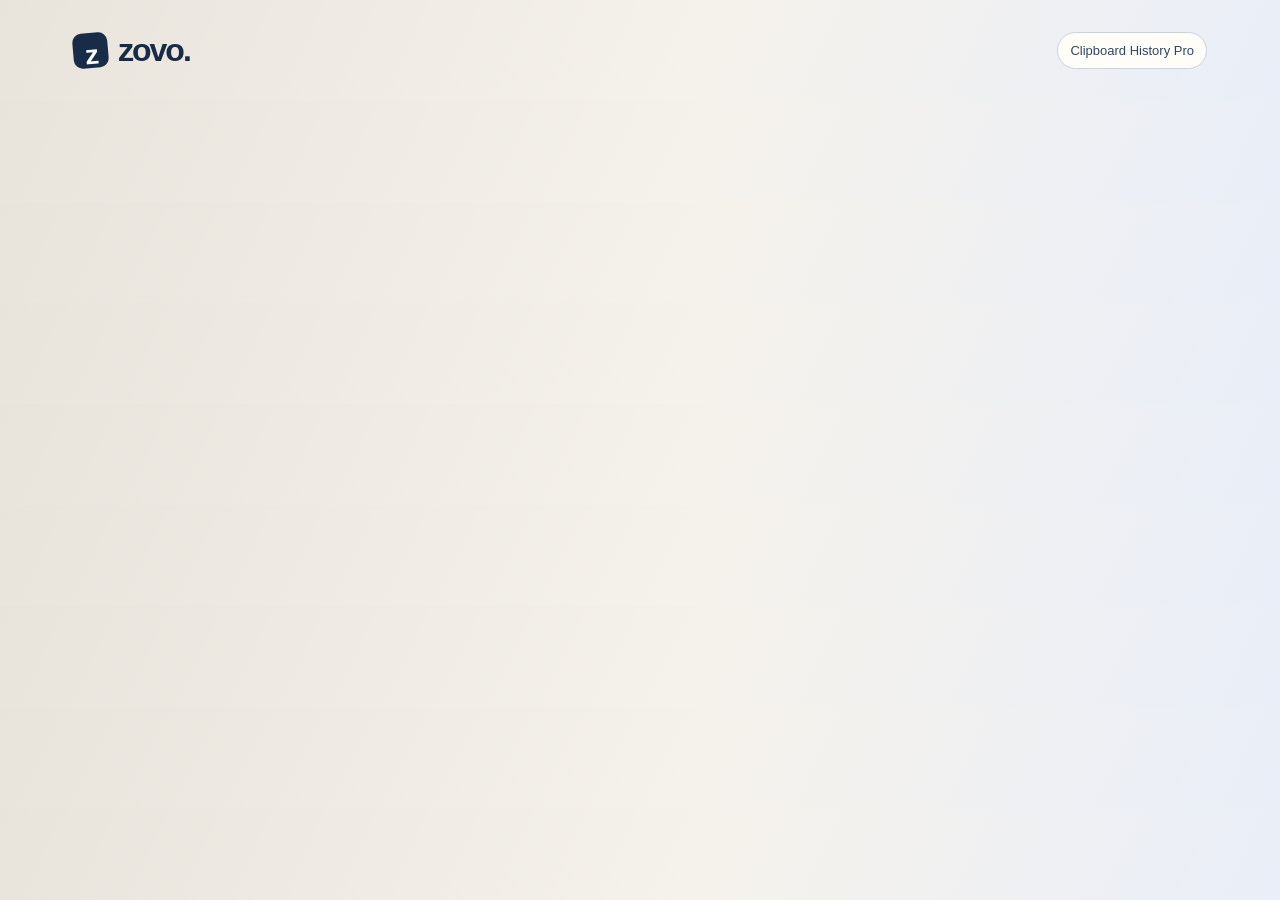
<file: membership/index.html>
<!doctype html>
<html lang="en"><head><meta charset="utf-8"><meta name="viewport" content="width=device-width,initial-scale=1"><meta name="color-scheme" content="light"><title>A note from Michael · Clipboard History Pro</title><link rel="stylesheet" href="membership.css"><script src="../src/membership-state.js" defer></script><script src="membership-adapter.js" defer></script><script src="membership.js" defer></script></head>
<body><div class="wrap"><header><a class="brand" href="https://zovo.one/" target="_blank" rel="noopener noreferrer"><span class="mark" aria-hidden="true">z</span>zovo.</a><span class="product-label">Clipboard History Pro</span></header>
<main class="page" id="letter"><div class="notice"><span>A personal note from the developer</span><button class="close" type="button" data-dismiss aria-label="Close this note">×</button></div>
<div class="layout"><section class="hero" aria-labelledby="pageTitle"><div class="maker"><img src="assets/michael-lip.png" alt="Michael Lip" width="64" height="64"><div><strong>One developer. A shared commitment.</strong><span>Michael Lip · Solo developer, Zovo</span></div></div><p class="eyebrow">For the people who use Clipboard History Pro</p><h1 id="pageTitle">Keep more of what you copy.</h1><p class="lead">Clipboard History Pro helps you find and reuse text you copied. Membership supports the work behind that everyday convenience.</p><p class="lead">If this tool has earned a place in your day, please consider becoming a Zovo member. Your support helps me keep building, testing, and maintaining the tools you rely on.</p><div class="clipboard-benefits"><h2>More room for the text you reuse.</h2><table><caption>Current Clipboard History Pro features</caption><thead><tr><th scope="col">Feature</th><th scope="col">Free</th><th scope="col">Activated Pro</th></tr></thead><tbody><tr><th scope="row">Recent unpinned clips</th><td>100</td><td>10,000</td></tr><tr><th scope="row">Export formats</th><td>—</td><td>CSV, JSON, TXT</td></tr></tbody></table><p>Older unpinned clips are removed when the limit is exceeded. Review membership coverage before checkout; Pro features require an active license.</p></div><a class="offer-jump" href="#membership">Explore membership ↓</a></section>
<aside class="purchase" id="membership" aria-labelledby="purchaseTitle"><p class="eyebrow">Keep independent software moving</p><h2 id="purchaseTitle" tabindex="-1">Support the work.<br>Be part of what comes next.</h2><p>Join the people helping me build Zovo for the long term.</p><ul><li>Help fund ongoing fixes, testing, and development.</li><li>Explore the community and resources included in membership.</li><li>Choose the plan that makes sense for you on Zovo.</li></ul><a class="cta" href="https://zovo.one/join" target="_blank" rel="noopener noreferrer">Explore Zovo membership <span aria-hidden="true">↗</span></a><p class="next">Review current prices, included products, and billing terms before paying.</p><p class="scope">Membership benefits vary by product. Check the included tools before joining.</p><button class="later" type="button" data-dismiss>Continue using Clipboard History Pro</button></aside></div>
<section class="work-proof" aria-labelledby="workTitle"><div><p class="eyebrow">Built in public</p><h2 id="workTitle">See the work behind the tools.</h2><p>You can explore my projects and contributions before deciding.</p></div><a href="https://github.com/theluckystrike" target="_blank" rel="noopener noreferrer">Explore my GitHub <span aria-hidden="true">↗</span></a><a href="https://zovo.one/open-source" target="_blank" rel="noopener noreferrer">Read Zovo’s public source <span aria-hidden="true">↗</span></a></section>
<div class="section-line"><section class="founder"><p class="eyebrow">A note from Michael</p><h2>I write the code.<br>I keep it working.</h2><p>I build Zovo on my own. There’s more to a useful extension than its first release: browser updates, bug fixes, testing, and security maintenance all take time.</p><p>Membership helps cover that work. It gives me more room to improve the tools you use and to keep building with public code and privacy in mind.</p><p>If you’ve found value here, I’d appreciate your support.</p><div class="signature"><img src="assets/michael-lip.png" alt="" width="80" height="90"><div><strong>Michael Lip</strong><span>Solo developer, Zovo</span><a href="https://zovo.one/" target="_blank" rel="noopener noreferrer">zovo.one ↗</a></div></div></section>
<section class="faq" aria-labelledby="questionsTitle"><h2 id="questionsTitle">Before you decide</h2><details><summary>What does membership include?</summary><p>The membership page lists current prices, community benefits, and supported products. Review those details to find out whether it’s a good fit for you.</p><a href="https://zovo.one/join" target="_blank" rel="noopener noreferrer">Review membership ↗</a></details><details><summary>Do I need to join to close this note?</summary><p>No. You can close this invitation and return to the extension.</p></details><details><summary>I’m already a member.</summary><p>You don’t need to buy again. If you need help with your existing membership, contact <a href="mailto:support@zovo.one">support@zovo.one</a>.</p></details><details><summary>Where can I ask about billing?</summary><p>Review the current terms before checkout. For billing or membership questions, email <a href="mailto:support@zovo.one">support@zovo.one</a>.</p></details></section></div>
<footer><a href="https://zovo.one/" target="_blank" rel="noopener noreferrer">Independent developer. Public work. ↗</a><button class="later" type="button" data-dismiss>Close this note</button></footer></main>
<section class="closed" id="closed" hidden aria-labelledby="closedTitle"><h1 id="closedTitle" tabindex="-1">Thanks for reading.</h1><p>You can close this tab and return to Clipboard History Pro.</p></section></div></body></html>
</file>
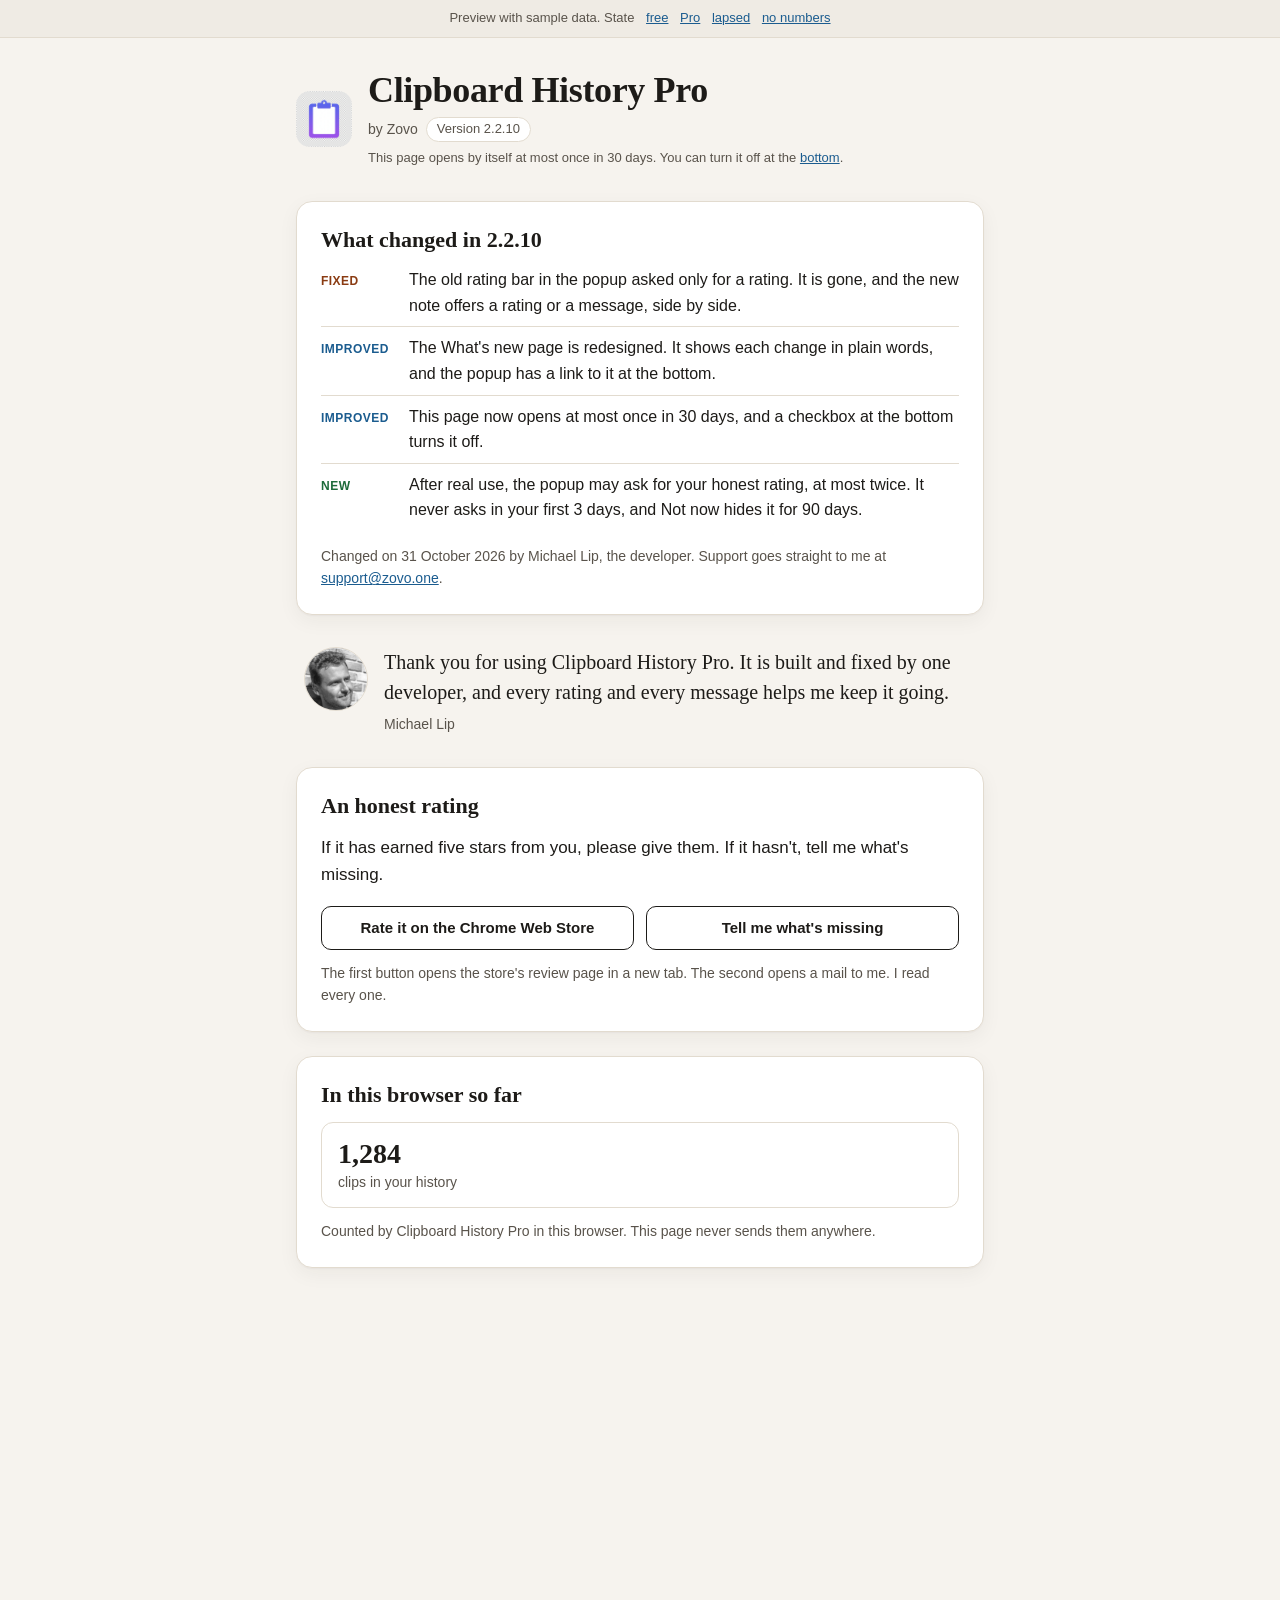
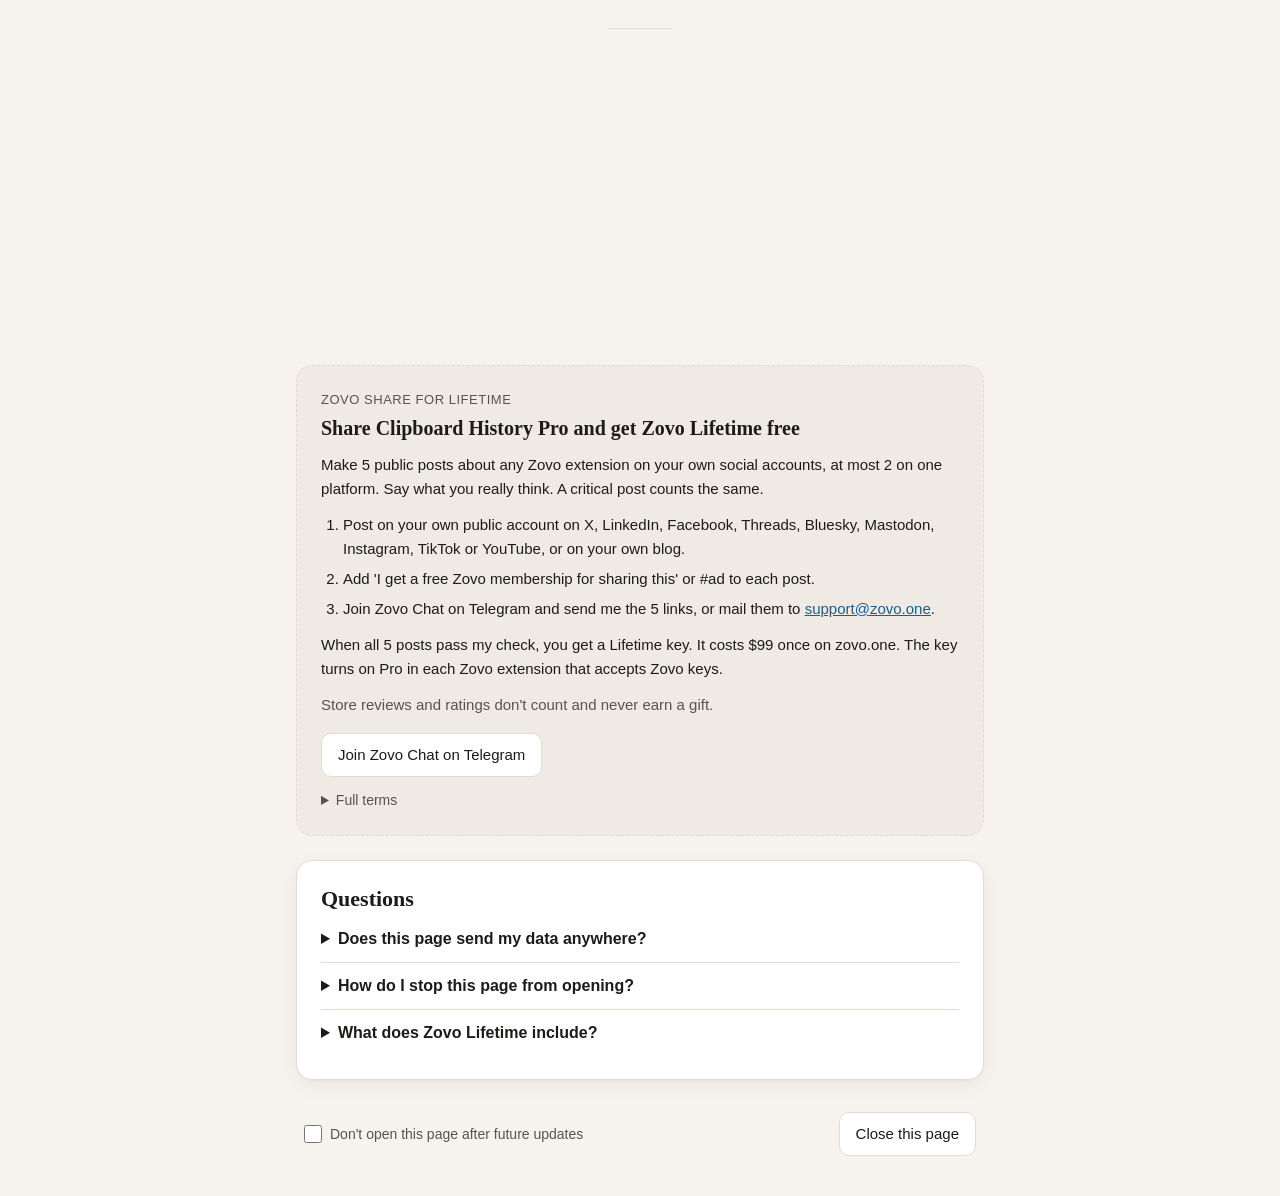
<file: zovo-whats-new/index.html>
<!doctype html>
<html lang="en">
<head>
<meta charset="utf-8">
<meta name="viewport" content="width=device-width, initial-scale=1">
<meta name="color-scheme" content="light dark">
<title>What's new</title>
<link rel="stylesheet" href="style.css">
<script src="config.js" defer></script>
<script src="zovo-cards.js" defer></script>
<script src="page.js" defer></script>
</head>
<body>
<p class="preview-bar" id="preview-bar" hidden>Preview with sample data. State <a href="?state=free">free</a> <a href="?state=pro">Pro</a> <a href="?state=lapsed">lapsed</a> <a href="?state=fresh">no numbers</a></p>
<main class="page" id="page">

  <header class="masthead">
    <img class="app-icon" id="app-icon" alt="" width="56" height="56" hidden>
    <div class="masthead-text">
      <h1 class="title"><span class="js-name">This extension</span></h1>
      <p class="byline">by Zovo <span class="pill" id="version-pill">Version <span class="js-version">1.0.0</span></span></p>
      <p class="why-open" id="why-open">This page opens by itself at most once in 30 days. You can turn it off at the <a class="inline-link" href="#optout-row">bottom</a>.</p>
    </div>
  </header>

  <section class="block changes" id="changes" aria-labelledby="changes-title">
    <h2 class="block-title" id="changes-title">What changed in <span class="js-version">1.0.0</span></h2>
    <ul class="change-list" id="change-list"></ul>
    <p class="changed-by">Changed<span class="js-date-part"> on <span class="js-date">31 October 2026</span></span> by Michael Lip, the developer. Support goes straight to me at <a class="inline-link" data-cta="support-changes" href="mailto:support@zovo.one">support@zovo.one</a>.</p>
  </section>

  <section class="note" aria-label="A note from the developer">
    <img class="portrait" src="michael.jpg" alt="Michael Lip" width="64" height="64">
    <div>
      <p class="note-text">Thank you for using <span class="js-name">this extension</span>. It is built and fixed by one developer, and every rating and every message helps me keep it going.</p>
      <p class="note-sig">Michael Lip</p>
    </div>
  </section>

  <section class="block review" id="review" aria-labelledby="review-title">
    <h2 class="block-title" id="review-title">An honest rating</h2>
    <p class="review-ask">If it has earned five stars from you, please give them. If it hasn't, tell me what's missing.</p>
    <div class="pair">
      <a class="btn" id="rate-link" data-cta="rate" href="https://chromewebstore.google.com/" target="_blank" rel="noopener">Rate it on the Chrome Web Store</a>
      <a class="btn" id="tell-link" data-cta="tell" href="mailto:support@zovo.one" target="_blank" rel="noopener">Tell me what's missing</a>
    </div>
    <p class="hint">The first button opens the store's review page in a new tab. The second opens a mail to me. I read every one.</p>
  </section>

  <section class="block value" id="value" aria-labelledby="value-title" hidden>
    <h2 class="block-title" id="value-title">In this browser so far</h2>
    <ul class="stats" id="stats"></ul>
    <p class="hint" id="stats-note">Counted by <span class="js-name">this extension</span> in this browser. This page never sends them anywhere.</p>
    <ol class="tips" id="tips" hidden></ol>
  </section>

  <div class="break" id="break" aria-hidden="true"><span class="break-line"></span></div>

  <section class="share" id="share" aria-labelledby="share-title">
    <p class="share-kicker">Zovo Share for Lifetime</p>
    <h2 class="share-title" id="share-title">Share <span class="js-name">this extension</span> and get Zovo Lifetime free</h2>
    <p class="share-text">Make 5 public posts about any Zovo extension on your own social accounts, at most 2 on one platform. Say what you really think. A critical post counts the same.</p>
    <ol class="steps">
      <li>Post on your own public account on X, LinkedIn, Facebook, Threads, Bluesky, Mastodon, Instagram, TikTok or YouTube, or on your own blog.</li>
      <li>Add 'I get a free Zovo membership for sharing this' or #ad to each post.</li>
      <li>Join Zovo Chat on Telegram and send me the 5 links, or mail them to <a class="inline-link" data-cta="share-mail" href="mailto:support@zovo.one">support@zovo.one</a>.</li>
    </ol>
    <p class="share-text">When all 5 posts pass my check, you get a Lifetime key. <span class="js-price-free" hidden>It costs $99 once on zovo.one. </span>The key turns on Pro in each Zovo extension that accepts Zovo keys.</p>
    <p class="share-rule">Store reviews and ratings don't count and never earn a gift.</p>
    <div class="share-actions">
      <a class="btn btn-quiet" id="share-chat" data-cta="share-chat" href="https://t.me/" target="_blank" rel="noopener">Join Zovo Chat on Telegram</a>
    </div>
    <details class="terms">
      <summary>Full terms</summary>
      <ul>
        <li>Each post has to be public, so anyone can open it without logging in.</li>
        <li>Each post names a Zovo extension. It's dated 31 October 2026 or later.</li>
        <li>Five separate posts, all from you. Two links to one post count as one, and a repost of an older post doesn't count.</li>
        <li>Product Hunt, Hacker News, Reddit, forums, review sites and replies in other people's threads don't count.</li>
        <li>One key per person. Keep your posts up for 14 days after you get your key. If you delete one or make it private, the key stops working.</li>
        <li>I check every link myself before a key goes out, usually within 24 hours on weekdays.</li>
        <li>This program is run by Zovo. Google and the Chrome Web Store have no part in it.</li>
      </ul>
    </details>
  </section>

  <section class="block faq" id="faq" aria-labelledby="faq-title">
    <h2 class="block-title" id="faq-title">Questions</h2>
    <details>
      <summary>Does this page send my data anywhere?</summary>
      <p>No. This page makes no network requests. The numbers on it come from this browser's own storage. A link opens a site only when you click it.</p>
    </details>
    <details id="faq-stop">
      <summary>How do I stop this page from opening?</summary>
      <p>Tick the box at the bottom of this page. Even without it, the page opens by itself at most once in 30 days, and only after an update. It never opens when you install the extension.</p>
    </details>
    <details>
      <summary>What does Zovo Lifetime include?</summary>
      <p>A Lifetime key turns on Pro in each Zovo extension that accepts Zovo keys, with no renewals. <span class="js-price-free" hidden>On zovo.one it costs $99 once, or Pro is $4.99 a month. </span>The list of extensions is on <a class="inline-link" data-cta="faq-pricing" href="https://zovo.one/pricing" target="_blank" rel="noopener">zovo.one/pricing</a>.</p>
    </details>
  </section>

  <footer class="footer">
    <label class="optout" id="optout-row" hidden><input type="checkbox" id="optout"> Don't open this page after future updates</label>
    <p class="optout-saved" id="optout-saved" role="status" hidden>Saved. This page won't open by itself again.</p>
    <button type="button" class="btn btn-quiet" id="close-button">Close this page</button>
  </footer>
</main>
<p class="closed" id="closed-note" hidden>You can close this tab now.</p>
</body>
</html>
</file>
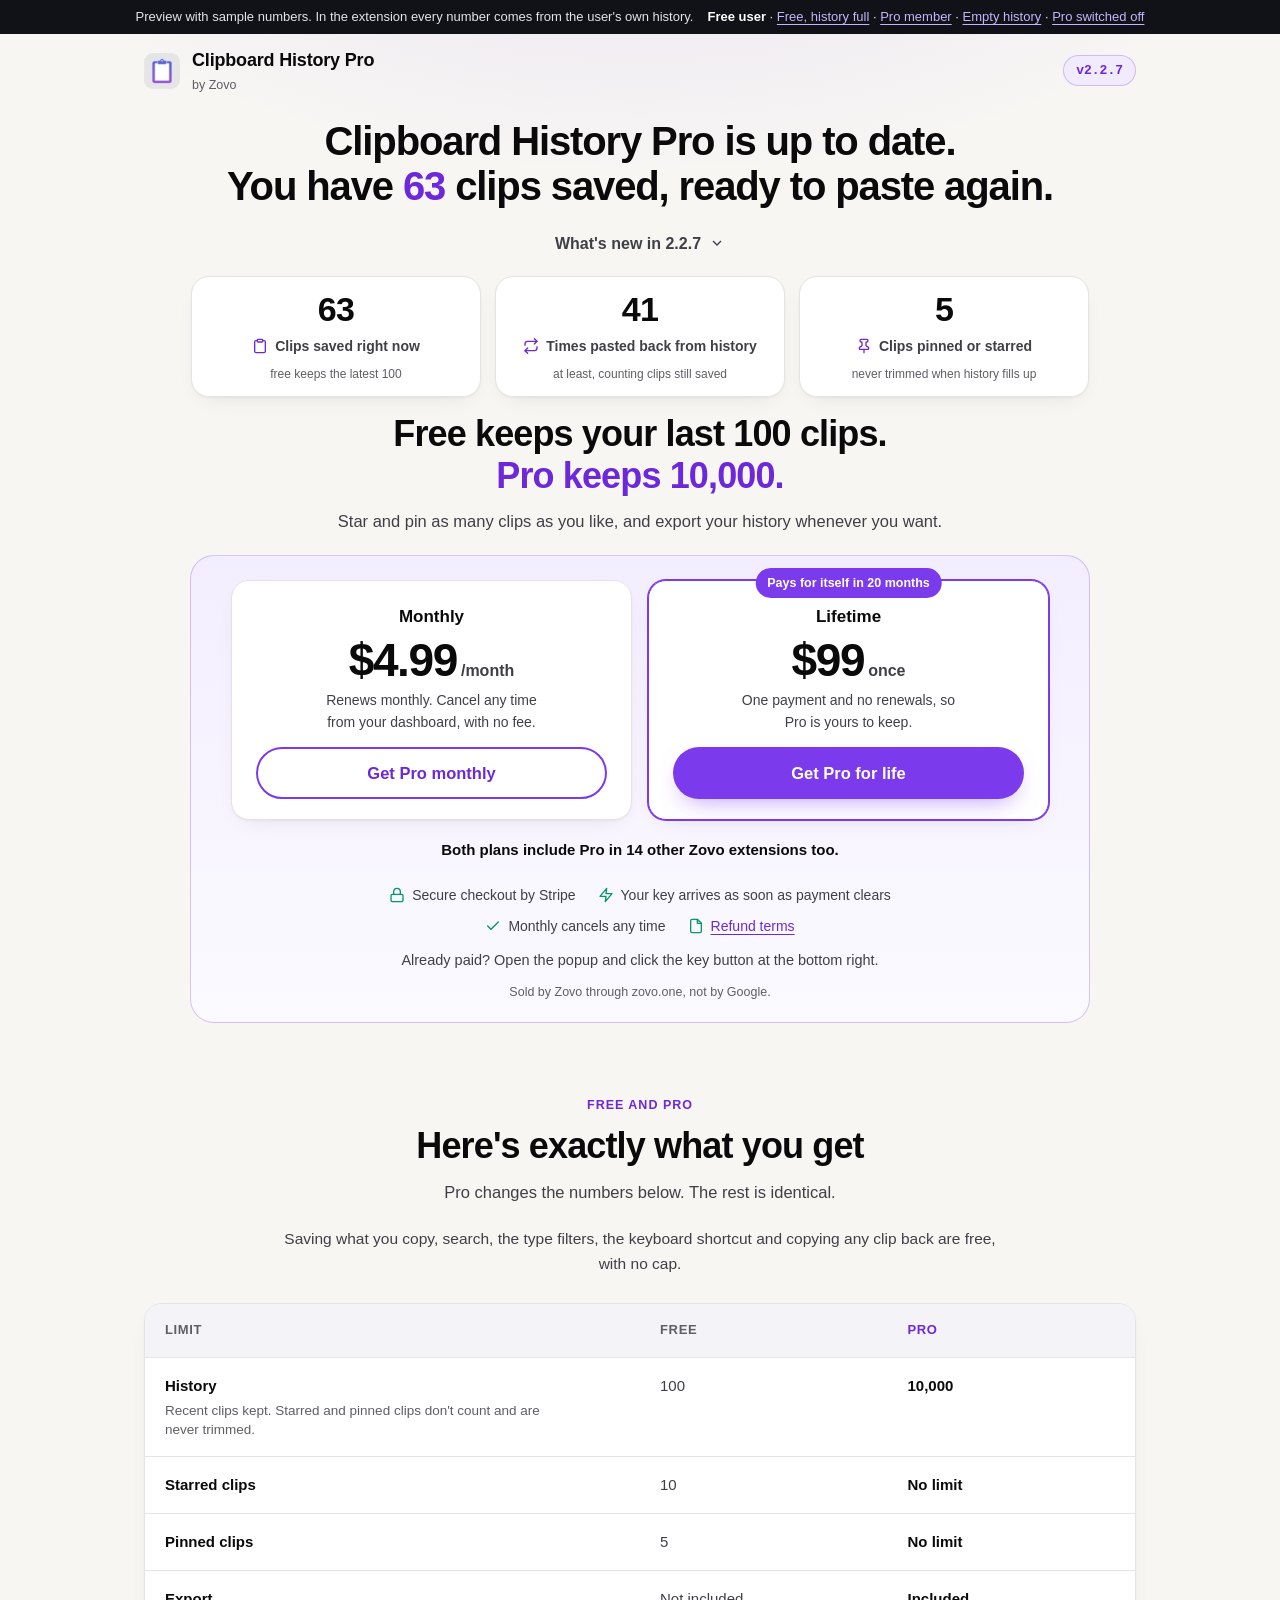
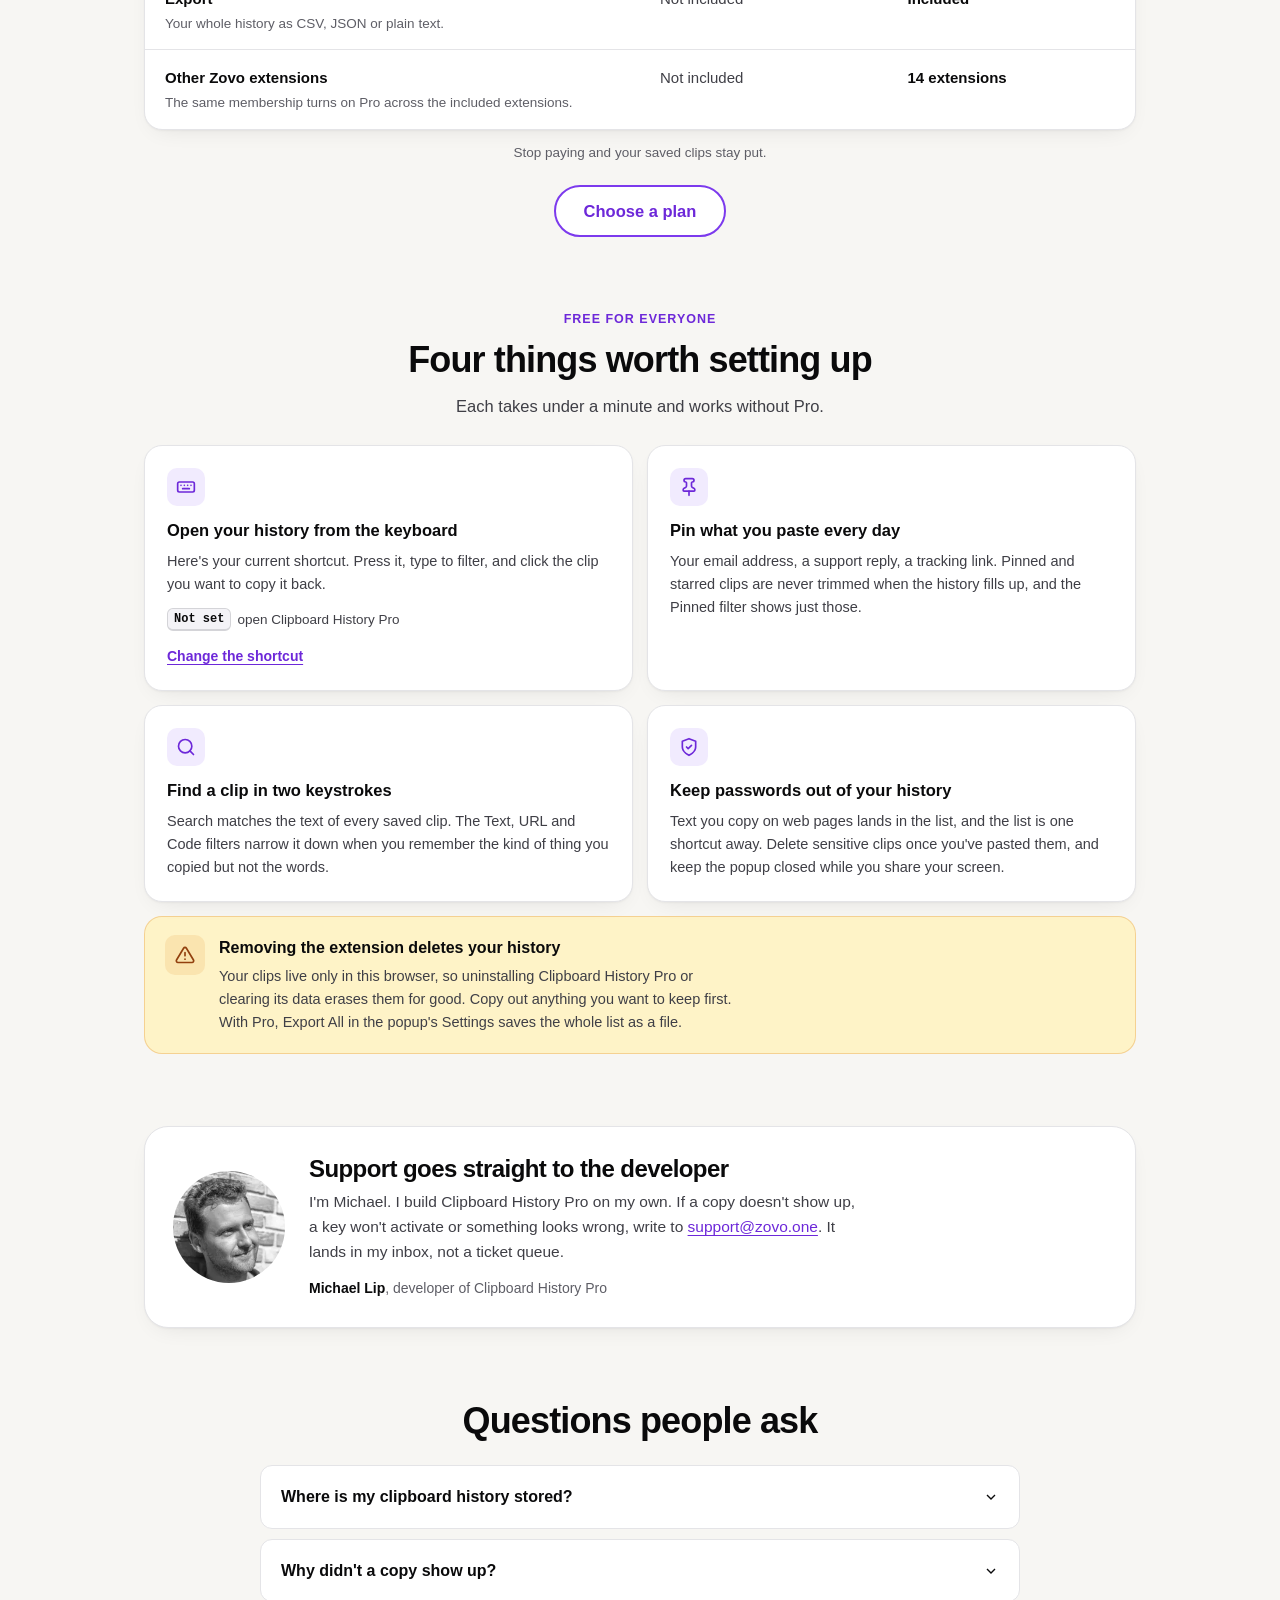
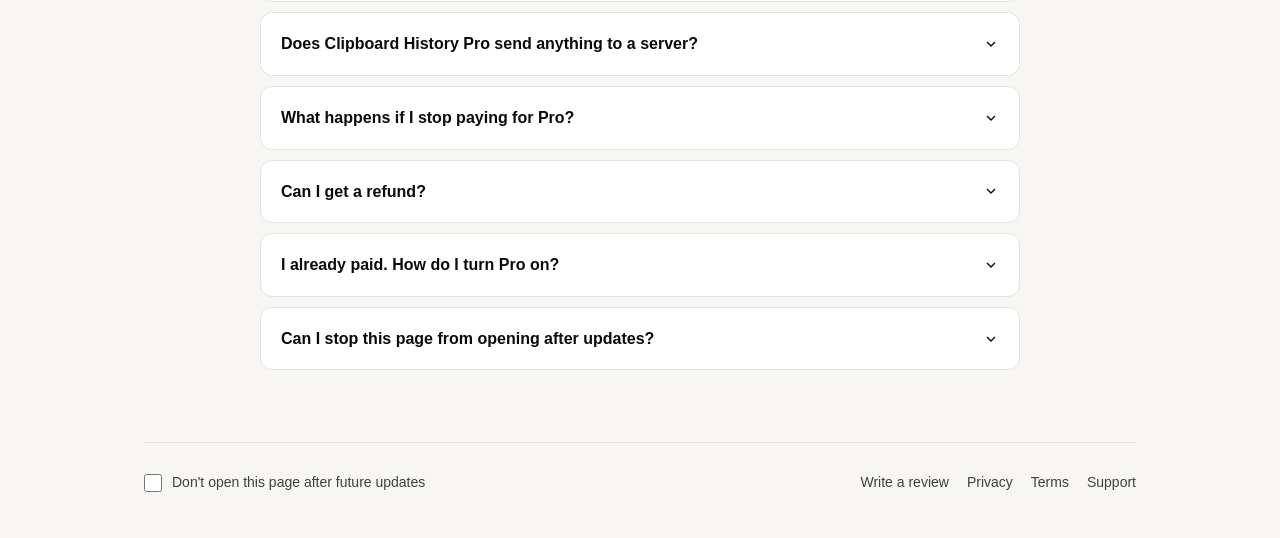
<file: whats-new.html>
<!doctype html>
<html lang="en">
<head>
<meta charset="utf-8">
<meta name="viewport" content="width=device-width, initial-scale=1">
<title>What's new in Clipboard History Pro</title>
<link rel="icon" href="icons/icon-32.png">
<link rel="stylesheet" href="whats-new.css">
<script src="src/membership-state.js"></script>
<script src="whats-new.js" defer></script>
</head>
<body>
<a class="skip" href="#main">Skip to content</a>

<div class="preview-bar" id="previewBar" role="region" aria-label="Preview controls" hidden>
  <span>Preview with sample numbers. In the extension every number comes from the user's own history.</span>
  <span>
    <a data-preview="free" href="?state=free">Free user</a> ·
    <a data-preview="full" href="?state=full">Free, history full</a> ·
    <a data-preview="pro" href="?state=pro">Pro member</a> ·
    <a data-preview="fresh" href="?state=fresh">Empty history</a> ·
    <a data-preview="lapsed" href="?state=lapsed">Pro switched off</a>
  </span>
</div>

<div class="wrap">
  <header class="top">
    <a class="brand" href="https://zovo.one/?utm_source=clipboard-history-pro&amp;utm_medium=extension&amp;utm_campaign=whats-new-2-2-7&amp;utm_content=logo" target="_blank" rel="noopener">
      <img src="icons/icon-48.png" alt="" width="36" height="36">
      <span class="brand-name">Clipboard History Pro <span class="brand-by">by Zovo</span></span>
    </a>
    <span class="version-pill" data-version="v">v2.2.7</span>
  </header>

  <main id="main">
    <!-- Hero -->
    <section class="hero" aria-labelledby="heroTitle">
      <h1 id="heroTitle">
        <span class="nowrap">Clipboard History Pro</span> is up to date.
        <span class="line2" id="heroLine2Count" hidden>You have <em id="heroClips">0</em> <span id="heroClipsNoun">clips</span> saved, ready to paste again.</span>
        <span class="line2" id="heroLine2Plain">Here's what changed in this release.</span>
      </h1>

      <details class="changes" id="changes">
        <summary><span>What's new in <span data-version="release">2.2.7</span></span><svg class="chev" viewBox="0 0 24 24" fill="none" stroke="currentColor" stroke-width="2" aria-hidden="true"><path d="m6 9 6 6 6-6"/></svg></summary>
        <div class="changes-body" id="changesBody">
          <h2 class="sr-only">Changes in this release</h2>
          <div class="change">
            <span class="tag fixed">Fixed</span>
            <div>
              <h3>A web page can no longer fill or wipe your history</h3>
              <p>Some sites could fire bursts of copy events that pushed junk into your list and, on the free plan, trimmed your real clips away. Now each click or copy shortcut saves at most one clip, and fake copy events are ignored.</p>
            </div>
          </div>
          <div class="change">
            <span class="tag fixed">Fixed</span>
            <div>
              <h3>Copies keep saving right after an update</h3>
              <p>Tabs that were already open used to stop saving what you copied after the extension updated, until you reloaded them. They keep working now, starting with this update.</p>
            </div>
          </div>
          <div class="change">
            <span class="tag fixed">Fixed</span>
            <div>
              <h3>Starred clips are kept when the history fills up</h3>
              <p>Trimming the oldest clips used to delete starred ones too. Starred and pinned clips now stay until you remove them.</p>
            </div>
          </div>
          <div class="change">
            <span class="tag fixed">Fixed</span>
            <div>
              <h3>A settings panel that does what it says</h3>
              <p>The notifications switch, the duplicates switch, the theme menu and Export All in Settings didn't do anything. Each control that stays now works, and the ones with nothing behind them are gone.</p>
            </div>
          </div>
          <div class="change">
            <span class="tag">Improved</span>
            <div>
              <h3>Fewer nags</h3>
              <p>The toolbar icon no longer flashes a PRO badge every time you copy at the free limit, and the 50% countdown banner that covered the bottom of the popup is gone.</p>
            </div>
          </div>
          <div class="change">
            <span class="tag">Improved</span>
            <div>
              <h3>Two fewer permissions</h3>
              <p>Clipboard History Pro no longer asks for notifications or for reading your clipboard in the background. It never used either.</p>
            </div>
          </div>
          <div class="change">
            <span class="tag fixed">Fixed</span>
            <div>
              <h3>Incognito copies stay private</h3>
              <p>With incognito allowed, text you copied in a private window used to land in your normal history. Copies made in incognito windows aren't saved now.</p>
            </div>
          </div>
          <div class="change">
            <span class="tag">Improved</span>
            <div>
              <h3>Search is ready when the popup opens</h3>
              <p>The cursor now starts in the search box, so you can press the shortcut and type straight away. The right-click item is also renamed to Open Clipboard History, which is what it always did.</p>
            </div>
          </div>
          <div class="change">
            <span class="tag new">New</span>
            <div>
              <h3>Your own numbers, right on this page</h3>
              <p>This page counts the clips you have saved and how often you've pasted from your history. It reads them from this browser, and none of them leave it.</p>
            </div>
          </div>
          <div class="change">
            <span class="tag new">New</span>
            <div>
              <h3>You choose whether this page opens</h3>
              <p>The popup's Settings has a new switch. Turn it off and future updates arrive without opening a tab.</p>
            </div>
          </div>
          <p class="changes-group">For Pro members</p>
          <div class="change">
            <span class="tag fixed">Fixed</span>
            <div>
              <h3>Your license is checked again, safely</h3>
              <p>Pro was never re-checked after activation. The check now runs, and only a clear answer from the license server that a key is invalid turns Pro off. An outage or a lost connection never does.</p>
            </div>
          </div>
          <div class="change">
            <span class="tag fixed">Fixed</span>
            <div>
              <h3>Ending Pro no longer empties your history</h3>
              <p>Dropping back to the free plan could delete everything above 100 clips on the next copy. Now nothing is deleted at once, and each new copy replaces one old clip at a time.</p>
            </div>
          </div>
          <p class="changes-foot">Your saved clips, stars and pins carry over exactly as you left them.</p>
        </div>
      </details>

      <div class="stats" id="stats" hidden>
        <h2 class="sr-only">Your numbers</h2>
        <div class="stat" id="cardClips" hidden>
          <span class="stat-num" id="statClips">0</span>
          <span class="stat-label"><svg viewBox="0 0 24 24" fill="none" stroke="currentColor" stroke-width="2" stroke-linecap="round" stroke-linejoin="round" aria-hidden="true"><rect x="8" y="2" width="8" height="4" rx="1"/><path d="M16 4h2a2 2 0 0 1 2 2v14a2 2 0 0 1-2 2H6a2 2 0 0 1-2-2V6a2 2 0 0 1 2-2h2"/></svg><span id="statClipsLabel">Clips saved right now</span></span>
          <span class="stat-note" id="statClipsNote"></span>
        </div>
        <div class="stat" id="cardReuse" hidden>
          <span class="stat-num" id="statReuse">0</span>
          <span class="stat-label"><svg viewBox="0 0 24 24" fill="none" stroke="currentColor" stroke-width="2" stroke-linecap="round" stroke-linejoin="round" aria-hidden="true"><path d="M17 1l4 4-4 4"/><path d="M3 11V9a4 4 0 0 1 4-4h14"/><path d="M7 23l-4-4 4-4"/><path d="M21 13v2a4 4 0 0 1-4 4H3"/></svg><span id="statReuseLabel">Copied back from history</span></span>
          <span class="stat-note" id="statReuseNote">at least, counting clips still saved</span>
        </div>
        <div class="stat" id="cardKeep" hidden>
          <span class="stat-num" id="statKeep">0</span>
          <span class="stat-label"><svg viewBox="0 0 24 24" fill="none" stroke="currentColor" stroke-width="2" stroke-linecap="round" stroke-linejoin="round" aria-hidden="true"><path d="M12 17v5"/><path d="M9 10.76a2 2 0 0 1-1.11 1.79l-1.78.9A2 2 0 0 0 5 15.24V16a1 1 0 0 0 1 1h12a1 1 0 0 0 1-1v-.76a2 2 0 0 0-1.11-1.79l-1.78-.9A2 2 0 0 1 15 10.76V7a1 1 0 0 1 1-1 2 2 0 0 0 0-4H8a2 2 0 0 0 0 4 1 1 0 0 1 1 1z"/></svg><span id="statKeepLabel">Pinned or starred</span></span>
          <span class="stat-note" id="statKeepNote"></span>
        </div>
      </div>
    </section>

    <!-- Pro members -->
    <section class="section" aria-labelledby="thanksTitle" data-for="protected" hidden>
      <div class="thanks">
        <span class="eyebrow">Your Pro is active</span>
        <h2 id="thanksTitle">Thank you for backing Clipboard History Pro</h2>
        <p class="sub thanks-sub">There's nothing to buy here. Your history holds up to 10,000 clips, stars and pins have no cap, and export is on. The same membership covers Pro in 14 other Zovo extensions.</p>
        <div class="row">
          <a class="cta secondary" href="mailto:support@zovo.one?subject=Clipboard%20History%20Pro">Email support</a>
        </div>
        <p class="thanks-foot">Liked it? A <a data-cta="pro-review" href="https://chromewebstore.google.com/detail/ddmidpneacclepjmdjibmcdijedgdidf/reviews" target="_blank" rel="noopener">store review</a> takes a minute and helps other people find it.</p>
      </div>
    </section>

    <!-- Members whose Pro is switched off -->
    <section class="section" aria-labelledby="lapsedTitle" data-for="lapsed" hidden>
      <div class="thanks">
        <span class="eyebrow">Your license needs a check</span>
        <h2 id="lapsedTitle">Pro is switched off on this browser</h2>
        <p class="sub thanks-sub">This browser has a Zovo license key saved, but Pro isn't on. Usually it's a lapsed payment or an old key. Open the popup, click the key button at the bottom right and paste your current key, or renew if your plan has ended.</p>
        <div class="row">
          <a class="cta" data-cta="lapsed-renew" href="https://zovo.one/join" target="_blank" rel="noopener">Renew on zovo.one</a>
        </div>
        <p class="thanks-foot">Not sure what happened? <a href="mailto:support@zovo.one?subject=Clipboard%20History%20Pro%20license">Email support</a> and I'll check your license.</p>
      </div>
    </section>

    <!-- Pivot + plans: free users only -->
    <section class="section pivot center tight" aria-labelledby="pivotTitle" data-for="free" hidden>
      <h2 id="pivotTitle">Free keeps your last 100 clips. <span class="accent">Pro keeps 10,000.</span></h2>
      <p class="sub" id="pivotSub">Star and pin as many clips as you like, and export your history whenever you want.</p>

      <div class="plans" id="plans">
        <div class="plan-grid">
          <div class="plan">
            <h3 class="plan-name">Monthly</h3>
            <div class="price"><span class="amt">$4.99</span><span class="per">/month</span></div>
            <span class="plan-sub">Renews monthly. Cancel any time from your dashboard, with no fee.</span>
            <a class="cta secondary" data-cta="plan-monthly" href="https://zovo.one/join?tier=pro" target="_blank" rel="noopener">Get Pro monthly</a>
          </div>
          <div class="plan best">
            <span class="badge">Pays for itself in 20 months</span>
            <h3 class="plan-name">Lifetime</h3>
            <div class="price"><span class="amt">$99</span><span class="per">once</span></div>
            <span class="plan-sub">One payment and no renewals, so Pro is yours to keep.</span>
            <a class="cta" data-cta="plan-lifetime" href="https://zovo.one/join?tier=lifetime" target="_blank" rel="noopener">Get Pro for life</a>
          </div>
        </div>
        <p class="both">Both plans include Pro in 14 other Zovo extensions too.</p>
        <p class="paid-note paid-note-below" id="paidNote" hidden>Bought Pro after clicking through earlier? Your key is in your purchase email. Open the popup, click the key button at the bottom right and paste it, and Pro turns on right away.</p>
        <div class="assure">
          <span><svg viewBox="0 0 24 24" fill="none" stroke="currentColor" stroke-width="2" stroke-linecap="round" stroke-linejoin="round" aria-hidden="true"><rect x="3" y="11" width="18" height="11" rx="2"/><path d="M7 11V7a5 5 0 0 1 10 0v4"/></svg>Secure checkout by Stripe</span>
          <span><svg viewBox="0 0 24 24" fill="none" stroke="currentColor" stroke-width="2" stroke-linecap="round" stroke-linejoin="round" aria-hidden="true"><path d="M13 2 3 14h9l-1 8 10-12h-9l1-8Z"/></svg>Your key arrives as soon as payment clears</span>
          <span><svg viewBox="0 0 24 24" fill="none" stroke="currentColor" stroke-width="2" stroke-linecap="round" stroke-linejoin="round" aria-hidden="true"><path d="M20 6 9 17l-5-5"/></svg>Monthly cancels any time</span>
          <span><svg viewBox="0 0 24 24" fill="none" stroke="currentColor" stroke-width="2" stroke-linecap="round" stroke-linejoin="round" aria-hidden="true"><path d="M14 2H6a2 2 0 0 0-2 2v16a2 2 0 0 0 2 2h12a2 2 0 0 0 2-2V8Z"/><path d="M14 2v6h6"/></svg><a data-cta="refund-terms" href="https://zovo.one/refund" target="_blank" rel="noopener">Refund terms</a></span>
        </div>
        <p class="have-key">Already paid? Open the popup and click the key button at the bottom right.</p>
        <p class="seller">Sold by Zovo through zovo.one, not by Google.</p>
      </div>
    </section>

    <!-- Compare: free users only -->
    <section class="section" aria-labelledby="compareTitle" data-for="free" hidden>
      <div class="center">
        <span class="eyebrow">Free and Pro</span>
        <h2 id="compareTitle">Here's exactly what you get</h2>
        <p class="sub">Pro changes the numbers below. The rest is identical.</p>
      </div>
      <p class="compare-lead">Saving what you copy, search, the type filters, the keyboard shortcut and copying any clip back are free, with no cap.</p>
      <div class="compare">
        <table>
          <caption class="sr-only">Limits in the free version and in Pro</caption>
          <thead>
            <tr><th scope="col">Limit</th><th scope="col">Free</th><th scope="col" class="pro-col">Pro</th></tr>
          </thead>
          <tbody>
            <tr>
              <th scope="row">History<small>Recent clips kept. Starred and pinned clips don't count and are never trimmed.</small></th>
              <td data-label="Free">100</td>
              <td class="pro" data-label="Pro">10,000</td>
            </tr>
            <tr>
              <th scope="row">Starred clips</th>
              <td data-label="Free">10</td>
              <td class="pro" data-label="Pro">No limit</td>
            </tr>
            <tr>
              <th scope="row">Pinned clips</th>
              <td data-label="Free">5</td>
              <td class="pro" data-label="Pro">No limit</td>
            </tr>
            <tr>
              <th scope="row">Export<small>Your whole history as CSV, JSON or plain text.</small></th>
              <td data-label="Free">Not included</td>
              <td class="pro" data-label="Pro">Included</td>
            </tr>
            <tr>
              <th scope="row">Other Zovo extensions<small>The same membership turns on Pro across the included extensions.</small></th>
              <td data-label="Free">Not included</td>
              <td class="pro" data-label="Pro">14 extensions</td>
            </tr>
          </tbody>
        </table>
      </div>
      <p class="compare-foot" id="downgradeNote">Stop paying and your saved clips stay put.</p>
      <p class="center again"><a class="cta secondary" href="#plans">Choose a plan</a></p>
    </section>

    <!-- Tips: value for everyone -->
    <section class="section" aria-labelledby="tipsTitle">
      <div class="center">
        <span class="eyebrow">Free for everyone</span>
        <h2 id="tipsTitle">Four things worth setting up</h2>
        <p class="sub">Each takes under a minute and works without Pro.</p>
      </div>
      <div class="tips">
        <article class="tip">
          <span class="tip-icon"><svg viewBox="0 0 24 24" fill="none" stroke="currentColor" stroke-width="2" stroke-linecap="round" stroke-linejoin="round" aria-hidden="true"><rect x="2" y="6" width="20" height="12" rx="2"/><path d="M6 10h.01M10 10h.01M14 10h.01M18 10h.01M8 14h8"/></svg></span>
          <h3>Open your history from the keyboard</h3>
          <p>Here's your current shortcut. Press it, type to filter, and click the clip you want to copy it back.</p>
          <div class="keys">
            <span><kbd data-cmd="_execute_action">Not set</kbd> open Clipboard History Pro</span>
          </div>
          <button class="tip-link" type="button" data-open="shortcuts">Change the shortcut</button>
        </article>
        <article class="tip">
          <span class="tip-icon"><svg viewBox="0 0 24 24" fill="none" stroke="currentColor" stroke-width="2" stroke-linecap="round" stroke-linejoin="round" aria-hidden="true"><path d="M12 17v5"/><path d="M9 10.76a2 2 0 0 1-1.11 1.79l-1.78.9A2 2 0 0 0 5 15.24V16a1 1 0 0 0 1 1h12a1 1 0 0 0 1-1v-.76a2 2 0 0 0-1.11-1.79l-1.78-.9A2 2 0 0 1 15 10.76V7a1 1 0 0 1 1-1 2 2 0 0 0 0-4H8a2 2 0 0 0 0 4 1 1 0 0 1 1 1z"/></svg></span>
          <h3>Pin what you paste every day</h3>
          <p>Your email address, a support reply, a tracking link. Pinned and starred clips are never trimmed when the history fills up, and the Pinned filter shows just those.</p>
        </article>
        <article class="tip">
          <span class="tip-icon"><svg viewBox="0 0 24 24" fill="none" stroke="currentColor" stroke-width="2" stroke-linecap="round" stroke-linejoin="round" aria-hidden="true"><circle cx="11" cy="11" r="8"/><path d="m21 21-4.3-4.3"/></svg></span>
          <h3>Find a clip in two keystrokes</h3>
          <p>Search matches the text of every saved clip. The Text, URL and Code filters narrow it down when you remember the kind of thing you copied but not the words.</p>
        </article>
        <article class="tip">
          <span class="tip-icon"><svg viewBox="0 0 24 24" fill="none" stroke="currentColor" stroke-width="2" stroke-linecap="round" stroke-linejoin="round" aria-hidden="true"><path d="M12 22s8-4 8-10V5l-8-3-8 3v7c0 6 8 10 8 10Z"/><path d="m9 12 2 2 4-4"/></svg></span>
          <h3>Keep passwords out of your history</h3>
          <p>Text you copy on web pages lands in the list, and the list is one shortcut away. Delete sensitive clips once you've pasted them, and keep the popup closed while you share your screen.</p>
        </article>
      </div>
      <div class="callout">
        <span class="callout-icon"><svg viewBox="0 0 24 24" fill="none" stroke="currentColor" stroke-width="2" stroke-linecap="round" stroke-linejoin="round" aria-hidden="true"><path d="M10.3 3.86 1.82 18a2 2 0 0 0 1.71 3h16.94a2 2 0 0 0 1.71-3L13.7 3.86a2 2 0 0 0-3.4 0Z"/><path d="M12 9v4M12 17h.01"/></svg></span>
        <div>
          <h3>Removing the extension deletes your history</h3>
          <p>Your clips live only in this browser, so uninstalling Clipboard History Pro or clearing its data erases them for good. Copy out anything you want to keep first. With Pro, Export All in the popup's Settings saves the whole list as a file.</p>
        </div>
      </div>
    </section>

    <!-- Founder: everyone -->
    <section class="section" aria-labelledby="founderTitle">
      <div class="founder">
        <img src="founder-192.webp" alt="Michael Lip" width="112" height="112">
        <div>
          <h2 id="founderTitle">Support goes straight to the developer</h2>
          <p>I'm Michael. I build Clipboard History Pro on my own. If a copy doesn't show up, a key won't activate or something looks wrong, write to <a href="mailto:support@zovo.one?subject=Clipboard%20History%20Pro">support@zovo.one</a>. It lands in my inbox, not a ticket queue.</p>
          <p class="sig"><span class="sig-name">Michael Lip</span>, developer of Clipboard History Pro</p>
        </div>
      </div>
    </section>

    <!-- FAQ -->
    <section class="section narrow" aria-labelledby="faqTitle">
      <h2 id="faqTitle" class="center">Questions people ask</h2>
      <div class="faq">
        <details>
          <summary>Where is my clipboard history stored?<svg class="chev" viewBox="0 0 24 24" fill="none" stroke="currentColor" stroke-width="2" aria-hidden="true"><path d="m6 9 6 6 6-6"/></svg></summary>
          <div><p>In this browser, on your computer. Nothing you copy is uploaded. That also means clearing your browser data or reinstalling the extension clears your history.</p></div>
        </details>
        <details>
          <summary>Why didn't a copy show up?<svg class="chev" viewBox="0 0 24 24" fill="none" stroke="currentColor" stroke-width="2" aria-hidden="true"><path d="m6 9 6 6 6-6"/></svg></summary>
          <div><p>Clipboard History Pro saves text you copy or cut yourself on a web page, with the keyboard or the page's own right-click menu. A site's own copy button can write to the clipboard without a copy event, so those aren't caught. Copies in other apps, on browser pages like chrome://, and in incognito windows aren't saved either.</p></div>
        </details>
        <details>
          <summary>Does Clipboard History Pro send anything to a server?<svg class="chev" viewBox="0 0 24 24" fill="none" stroke="currentColor" stroke-width="2" aria-hidden="true"><path d="m6 9 6 6 6-6"/></svg></summary>
          <div><p id="faqNetwork">Your clips never leave your browser, and copies you make in incognito windows aren't saved at all. The one exception is Pro, which checks your license key with Zovo's server, sending only the key and the extension's name. If you uninstall, Chrome opens a short feedback page on zovo.one.</p></div>
        </details>
        <details data-for="free lapsed" hidden>
          <summary>What happens if I stop paying for Pro?<svg class="chev" viewBox="0 0 24 24" fill="none" stroke="currentColor" stroke-width="2" aria-hidden="true"><path d="m6 9 6 6 6-6"/></svg></summary>
          <div><p id="faqDowngrade">You go back to the free limits, and nothing you've saved is deleted at once. Once you're over 100 clips, each new copy replaces the oldest clip that isn't starred or pinned.</p></div>
        </details>
        <details data-for="free" hidden>
          <summary>Can I get a refund?<svg class="chev" viewBox="0 0 24 24" fill="none" stroke="currentColor" stroke-width="2" aria-hidden="true"><path d="m6 9 6 6 6-6"/></svg></summary>
          <div><p>Monthly plans can be cancelled at any time. Lifetime is a one-time payment delivered instantly, so it's final once the key and archive have been sent. If anything is faulty or not as described, it gets fixed or refunded.</p>
            <p><a data-cta="faq-refund" href="https://zovo.one/refund" target="_blank" rel="noopener">Read the full refund terms</a></p></div>
        </details>
        <details>
          <summary>I already paid. How do I turn Pro on?<svg class="chev" viewBox="0 0 24 24" fill="none" stroke="currentColor" stroke-width="2" aria-hidden="true"><path d="m6 9 6 6 6-6"/></svg></summary>
          <div><p>Open the popup, click the key button at the bottom right, paste the key that starts with ZOVO- and press Activate License. You'll find it in your purchase email and on your <a data-cta="faq-dashboard" href="https://zovo.one/dashboard" target="_blank" rel="noopener">zovo.one dashboard</a>. Can't find it? Email support@zovo.one.</p></div>
        </details>
        <details>
          <summary>Can I stop this page from opening after updates?<svg class="chev" viewBox="0 0 24 24" fill="none" stroke="currentColor" stroke-width="2" aria-hidden="true"><path d="m6 9 6 6 6-6"/></svg></summary>
          <div><p>Yes. Tick the box at the bottom of this page, or open the popup's Settings and switch off "Show what's new after an update". Updates will still install, just without this tab.</p></div>
        </details>
      </div>
    </section>
  </main>

  <footer class="foot">
    <label class="optout"><input type="checkbox" id="optout"> Don't open this page after future updates</label>
    <nav aria-label="Footer">
      <a href="https://chromewebstore.google.com/detail/ddmidpneacclepjmdjibmcdijedgdidf/reviews" target="_blank" rel="noopener">Write a review</a>
      <a data-cta="footer-privacy" href="https://zovo.one/privacy" target="_blank" rel="noopener">Privacy</a>
      <a data-cta="footer-terms" href="https://zovo.one/terms" target="_blank" rel="noopener">Terms</a>
      <a href="mailto:support@zovo.one?subject=Clipboard%20History%20Pro">Support</a>
    </nav>
  </footer>
</div>

<div class="toast" id="toast" role="status" aria-live="polite"></div>
</body>
</html>
</file>
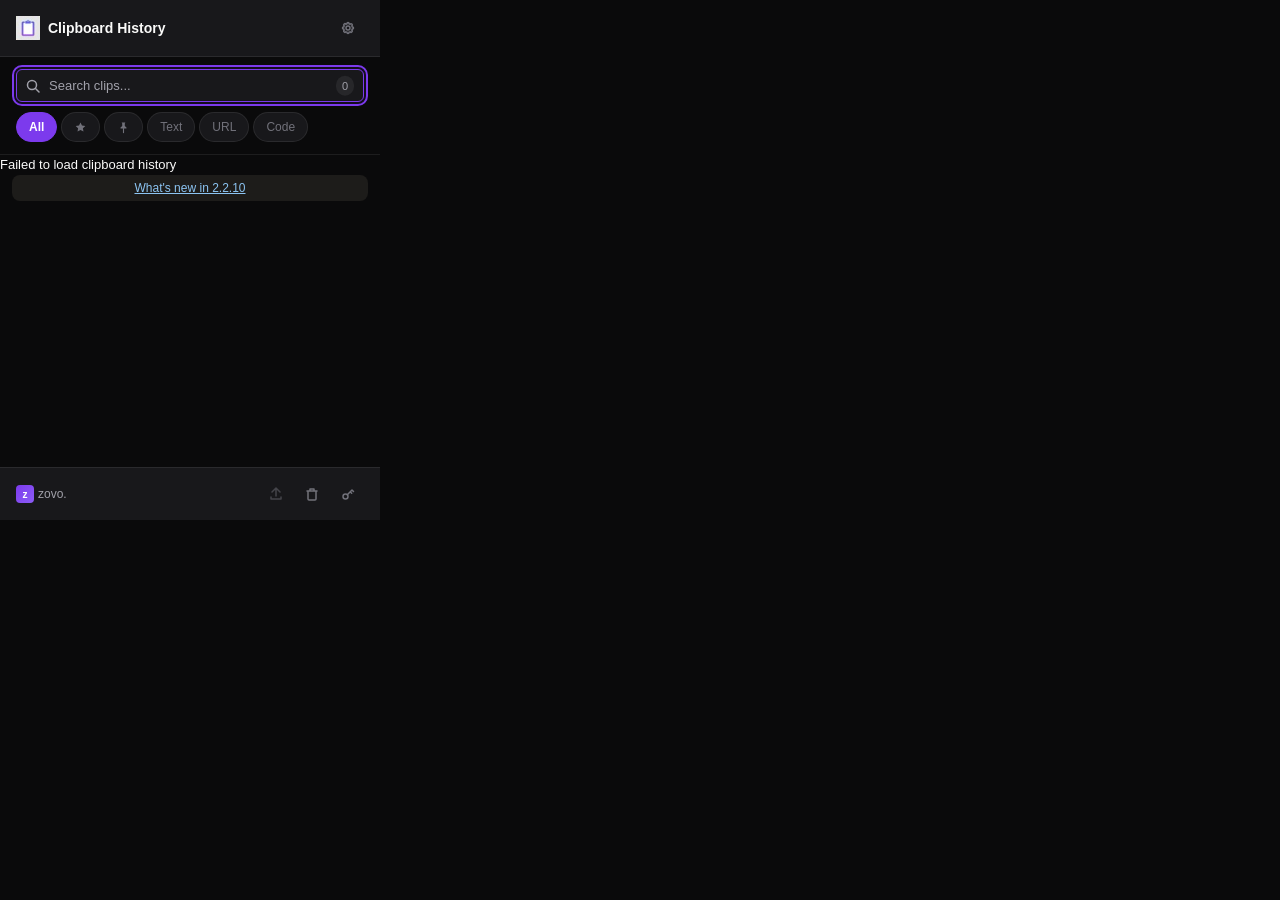
<file: src/popup.html>
<!DOCTYPE html>
<html lang="en">

<head>
    <meta charset="UTF-8">
    <meta name="viewport" content="width=380">
    <title>Clipboard History Pro</title>
    <link rel="stylesheet" href="popup.css">
<link rel="stylesheet" href="membership-entry.css">
</head>

<body>
    <div class="popup">
        <!-- Header -->
        <header class="header">
            <div class="header-brand">
                <img src="../icons/icon-32.png" alt="Logo" class="header-logo">
                <span class="header-title">Clipboard History</span>
                <span class="header-badge" id="proBadge" hidden>PRO</span>
            </div>
            <div class="header-actions">
                <button class="btn-icon" id="settingsBtn" title="Settings">
                    <svg width="16" height="16" viewBox="0 0 16 16" fill="none">
                        <path d="M8 10a2 2 0 100-4 2 2 0 000 4z" stroke="currentColor" stroke-width="1.5" />
                        <path
                            d="M13.5 8c0-.5-.4-1-.9-1h-.3c-.1-.4-.3-.8-.5-1.1l.2-.2c.4-.4.4-1 0-1.4l-.3-.3c-.4-.4-1-.4-1.4 0l-.2.2c-.3-.2-.7-.4-1.1-.5v-.3c0-.5-.5-.9-1-.9s-1 .4-1 .9v.3c-.4.1-.8.3-1.1.5l-.2-.2c-.4-.4-1-.4-1.4 0l-.3.3c-.4.4-.4 1 0 1.4l.2.2c-.2.3-.4.7-.5 1.1h-.3c-.5 0-.9.5-.9 1s.4 1 .9 1h.3c.1.4.3.8.5 1.1l-.2.2c-.4.4-.4 1 0 1.4l.3.3c.4.4 1 .4 1.4 0l.2-.2c.3.2.7.4 1.1.5v.3c0 .5.5.9 1 .9s1-.4 1-.9v-.3c.4-.1.8-.3 1.1-.5l.2.2c.4.4 1 .4 1.4 0l.3-.3c.4-.4.4-1 0-1.4l-.2-.2c.2-.3.4-.7.5-1.1h.3c.5 0 .9-.5.9-1z"
                            stroke="currentColor" stroke-width="1.5" />
                    </svg>
                </button>
            </div>
        </header>

        <!-- Search & Filter Bar -->
        <div class="search-bar">
            <div class="search-input-wrapper">
                <svg class="search-icon" width="14" height="14" viewBox="0 0 14 14" fill="none">
                    <circle cx="6" cy="6" r="4.5" stroke="currentColor" stroke-width="1.5" />
                    <path d="M9.5 9.5L13 13" stroke="currentColor" stroke-width="1.5" stroke-linecap="round" />
                </svg>
                <input type="text" class="search-input" id="searchInput" placeholder="Search clips..." autofocus>
                <span class="clip-count" id="clipCount">0</span>
            </div>
            <div class="filter-tabs">
                <button class="filter-tab active" data-filter="all">All</button>
                <button class="filter-tab" data-filter="starred" title="Starred" aria-label="Starred">
                    <svg width="13" height="13" viewBox="0 0 14 14" fill="none" aria-hidden="true">
                        <path d="M7 1.5l1.6 3.3 3.6.5-2.6 2.5.6 3.6L7 9.7l-3.2 1.7.6-3.6L1.8 5.3l3.6-.5L7 1.5z" fill="currentColor"/>
                    </svg>
                </button>
                <button class="filter-tab" data-filter="pinned" title="Pinned" aria-label="Pinned">
                    <svg width="13" height="13" viewBox="0 0 14 14" fill="none" aria-hidden="true">
                        <path d="M5 1.5h4l-.6 1.2v2.6l1.8 1.8v1H3.8v-1l1.8-1.8V2.7L5 1.5z" fill="currentColor"/>
                        <path d="M7 8.2V12.5" stroke="currentColor" stroke-width="1.2" stroke-linecap="round"/>
                    </svg>
                </button>
                <button class="filter-tab" data-filter="text">Text</button>
                <button class="filter-tab" data-filter="url">URL</button>
                <button class="filter-tab" data-filter="code">Code</button>
            </div>
        </div>

        <!-- Limit Banner (shows when near limit) -->
        <div class="limit-banner" id="limitBanner" hidden>
            <span><strong id="usageText">80/100 clips</strong> used</span>
            <button class="btn-upgrade-small" id="upgradeBannerBtn">Upgrade</button>
        </div>

        <!-- Clips List -->
        <div class="clips-container" id="clipsContainer">
            <div class="clips-list" id="clipsList">
                <!-- Clips render here -->
            </div>

            <!-- Empty State - Agent 3 -->
            <div class="empty-state" id="emptyState" hidden>
                <div class="empty-state-icon">
                    <svg width="32" height="32" viewBox="0 0 32 32" fill="none">
                        <rect x="6" y="2" width="20" height="28" rx="3" stroke="currentColor" stroke-width="2" />
                        <rect x="10" y="0" width="12" height="4" rx="2" fill="currentColor" />
                        <path d="M11 12h10M11 17h10M11 22h6" stroke="currentColor" stroke-width="1.5"
                            stroke-linecap="round" />
                    </svg>
                </div>
                <h3 class="empty-state-title">Your clipboard history is empty</h3>
                <p class="empty-state-description">
                    Copy text on any web page and it'll show up here.
                    <span id="shortcutHint">Press <kbd class="keyboard-hint" id="shortcutKey">Ctrl+Shift+V</kbd> anytime to open.</span>
                </p>
                <button class="empty-state-action" id="emptyStateCta">Try copying something →</button>
            </div>

            <!-- No Results State - Agent 3 -->
            <div class="empty-state" id="noResultsState" hidden>
                <div class="empty-state-icon">
                    <svg width="32" height="32" viewBox="0 0 32 32" fill="none">
                        <circle cx="14" cy="14" r="10" stroke="currentColor" stroke-width="2" />
                        <path d="M22 22l8 8" stroke="currentColor" stroke-width="2" stroke-linecap="round" />
                        <path d="M11 11l6 6M17 11l-6 6" stroke="currentColor" stroke-width="1.5"
                            stroke-linecap="round" />
                    </svg>
                </div>
                <h3 class="empty-state-title">No clips match your search</h3>
                <p class="empty-state-description" id="noResultsText">
                    Try a different search term or clear filters.
                </p>
                <button class="empty-state-action" id="clearSearchBtn">Clear search</button>
            </div>
        </div>

        <!-- Footer -->
        <footer class="footer">
            <a href="https://zovo.one?ref=clipboard-history-pro" target="_blank" class="footer-brand">
                <span class="zovo-logo">z</span>
                <span>zovo.</span>
            </a>
            <div class="footer-actions">
                <button class="btn-icon btn-export" id="exportBtn" title="Export (Pro)">
                    <svg width="14" height="14" viewBox="0 0 14 14" fill="none">
                        <path d="M7 1v8M3 5l4-4 4 4M2 10v2h10v-2" stroke="currentColor" stroke-width="1.5"
                            stroke-linecap="round" stroke-linejoin="round" />
                    </svg>
                </button>
                <button class="btn-icon btn-clear" id="clearBtn" title="Clear All">
                    <svg width="14" height="14" viewBox="0 0 14 14" fill="none">
                        <path d="M2 4h10M5 4V2h4v2M3 4v8a1 1 0 001 1h6a1 1 0 001-1V4" stroke="currentColor"
                            stroke-width="1.5" stroke-linecap="round" stroke-linejoin="round" />
                    </svg>
                </button>
                <button class="btn-icon btn-license" id="licenseBtn" title="Enter License Key">
                    <svg width="14" height="14" viewBox="0 0 14 14" fill="none">
                        <circle cx="4.5" cy="9.5" r="2.5" stroke="currentColor" stroke-width="1.5" />
                        <path d="M6.3 7.7L11 3l1.5 1.5M9.5 5l1.2 1.2" stroke="currentColor" stroke-width="1.5"
                            stroke-linecap="round" stroke-linejoin="round" />
                    </svg>
                </button>
            </div>
        </footer>

        <!-- License Key Modal -->
        <div class="modal" id="licenseModal" hidden>
            <div class="modal-backdrop"></div>
            <div class="modal-content">
                <button class="modal-close" id="closeLicenseModal">&times;</button>
                <div class="modal-icon">
                    <svg width="40" height="40" viewBox="0 0 40 40" fill="none" aria-hidden="true">
                        <circle cx="14" cy="26" r="7" stroke="currentColor" stroke-width="2" />
                        <path d="M18.9 21.1L31 9l4 4M26 14l3.5 3.5" stroke="currentColor" stroke-width="2"
                            stroke-linecap="round" stroke-linejoin="round" />
                    </svg>
                </div>
                <h2>Enter License Key</h2>
                <p class="modal-message">Paste the Pro license key from your Zovo purchase email.</p>

                <input type="text" class="search-input" id="licenseKeyInput"
                    placeholder="ZOVO-XXXX-XXXX-XXXX-XXXX" autocomplete="off" spellcheck="false"
                    style="text-transform:uppercase;font-family:monospace;margin-bottom:8px;width:100%;box-sizing:border-box;">
                <p class="modal-message" id="licenseError" hidden style="color:#ef4444;font-size:12px;"></p>

                <button class="btn-primary btn-upgrade" id="activateLicenseBtn">Activate License</button>
                <button class="btn-secondary" id="licenseCancelBtn">Cancel</button>
            </div>
        </div>

        <!-- Upgrade Modal -->
        <div class="modal" id="upgradeModal" hidden>
            <div class="modal-backdrop"></div>
            <div class="modal-content">
                <button class="modal-close" id="closeModal">&times;</button>
                <div class="modal-icon">
                    <svg width="40" height="40" viewBox="0 0 40 40" fill="none" aria-hidden="true">
                        <path d="M20 5l3.4 9.2 9.6 3.4-9.6 3.4L20 30l-3.4-9L7 17.6l9.6-3.4z" stroke="currentColor"
                            stroke-width="2" stroke-linejoin="round" />
                    </svg>
                </div>
                <h2>Everything in Pro</h2>
                <p class="modal-message" id="upgradeMessage">You've reached your free tier limit.</p>

                <ul class="pro-features">
                    <li>10,000 clip history (100&times; more than free)</li>
                    <li>Unlimited stars and pins</li>
                    <li>Export to CSV, JSON &amp; TXT</li>
                    <li>Every Zovo Pro extension included</li>
                </ul>

                <div class="pricing">
                    <span class="price">$99 once &middot; yours for life</span>
                    <span class="price-note">or $4.99/mo. The lifetime deal pays for itself in 20 months, then it's free forever</span>
                </div>

                <a href="https://zovo.one/pricing?ref=clipboard-history-pro&src=popup_modal" class="btn-primary btn-upgrade" target="_blank">
                    Get Pro &rarr;
                </a>
                <button class="btn-secondary" id="maybeLaterBtn">Maybe Later</button>
                <button class="btn-secondary" id="haveLicenseBtn">Already have a license key?</button>
            </div>
        </div>

        <!-- Settings Panel (no referral modal: there is no referral program) -->
        <div class="settings-panel" id="settingsPanel" hidden>
            <div class="settings-header">
                <h3>Settings</h3>
                <button class="btn-icon" id="closeSettings">&times;</button>
            </div>
            <div class="settings-content">
                <div class="setting-item">
                    <label>
                        <input type="checkbox" id="autoDeleteDuplicates" checked>
                        Skip a copy that matches the last one
                    </label>
                </div>
                <div class="setting-item"><label><input type="checkbox" id="whatsNewToggle" checked> Show what's new after an update</label></div>
                <hr>
                <div class="settings-footer">
                    <button class="btn-secondary" id="exportAllBtn">Export All</button>
                    <button class="btn-danger" id="clearAllBtn">Clear All</button>
                </div>
            </div>
        </div>
    </div>

    <script src="popup.js"></script>
<script src="whats-new-setting.js"></script>
<script src="membership-state.js"></script>
<script defer src="membership-entry.js"></script>
<script src="../zovo-whats-new/config.js"></script><script src="../zovo-whats-new/zovo-cards.js" data-zovo-mount="popup"></script>
</body>

</html>
</file>
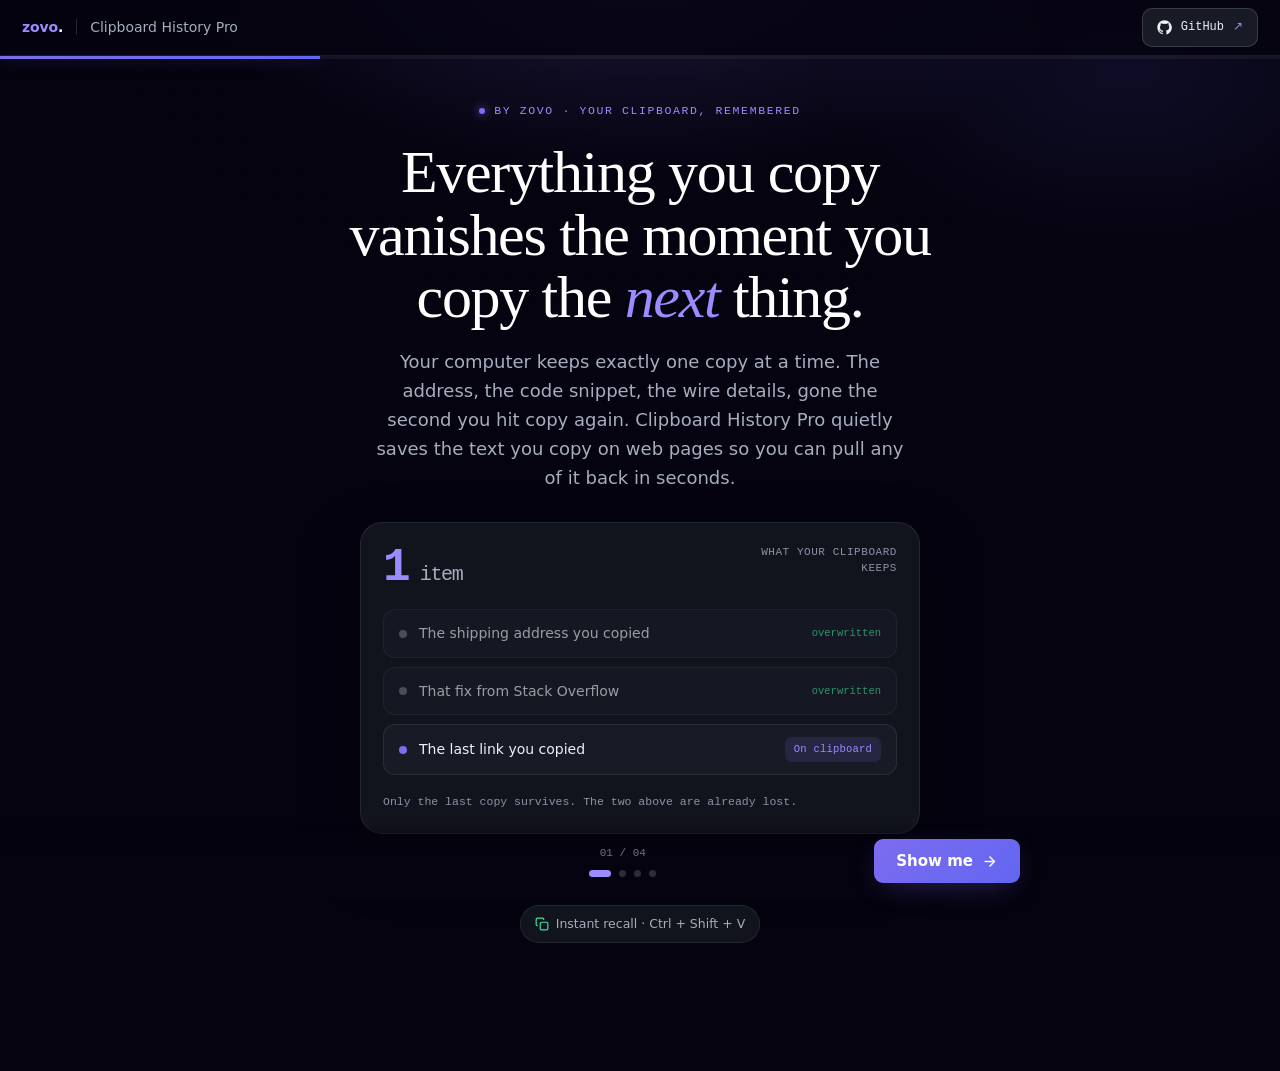
<file: zovo-onboarding-tsp/onboarding.html>
<!DOCTYPE html>
<html lang="en">
<head>
<meta charset="UTF-8">
<meta name="viewport" content="width=device-width, initial-scale=1.0">
<title>Welcome to Clipboard History Pro</title>
<link rel="stylesheet" href="onboarding.css">
<style>
  /* --- Step 2 interactive first-value demo (self-contained, no permissions) --- */
  .src-row{display:flex;flex-direction:column;gap:8px;margin:4px 0 14px}
  .src-chip{display:flex;align-items:center;gap:10px;width:100%;text-align:left;
    background:rgba(124,108,240,.06);border:1px solid rgba(124,108,240,.22);
    border-radius:11px;padding:12px 13px;min-height:44px;cursor:pointer;color:var(--text-2,#c9c6e0);
    font:inherit;font-size:13px;transition:border-color .15s ease,background .15s ease,opacity .2s ease}
  .src-chip:hover{border-color:rgba(124,108,240,.5);background:rgba(124,108,240,.12)}
  .src-chip:focus-visible{outline:2px solid var(--accent-2,#9a8cff);outline-offset:2px}
  .src-chip .sc-kind{flex:0 0 auto;font-family:ui-monospace,SFMono-Regular,Menlo,Consolas,monospace;font-size:9.5px;
    letter-spacing:.06em;text-transform:uppercase;color:#7c6cf0;
    border:1px solid rgba(124,108,240,.4);border-radius:5px;padding:2px 6px}
  .src-chip .sc-nm{flex:1 1 auto;overflow:hidden;text-overflow:ellipsis;white-space:nowrap;
    font-family:ui-monospace,SFMono-Regular,Menlo,Consolas,monospace;font-size:12px;color:var(--text-2,#c9c6e0)}
  .src-chip .sc-act{flex:0 0 auto;font-size:11.5px;font-weight:600;color:#7c6cf0}
  .src-chip.copied{opacity:.5;cursor:default;border-color:rgba(124,108,240,.15)}
  .src-chip.copied .sc-act{color:var(--text-4,#6d6a86)}
  .hist{display:flex;flex-direction:column;gap:8px;min-height:52px}
  .hist-empty{font-family:ui-monospace,SFMono-Regular,Menlo,Consolas,monospace;font-size:11.5px;color:var(--text-4,#6d6a86);
    text-align:center;padding:14px 8px;border:1px dashed rgba(124,108,240,.18);border-radius:10px}
  .hist .dtab{cursor:pointer;animation:clipIn .28s ease both}
  .hist .dtab:hover{border-color:rgba(124,108,240,.5)}
  .hist .dtab .copyback{margin-left:auto;font-size:10.5px;font-weight:600;color:#7c6cf0;flex:0 0 auto}
  .hist .dtab.flash{border-color:#54d6a2}
  .hist .dtab.flash .copyback{color:#54d6a2}
  @keyframes clipIn{from{opacity:0;transform:translateY(-6px)}to{opacity:1;transform:none}}
  /* --- Permission-prime panel --- */
  .prime{display:flex;flex-direction:column;gap:12px;margin:4px 0 18px;text-align:left;
    background:rgba(124,108,240,.05);border:1px solid rgba(124,108,240,.18);border-radius:14px;padding:16px 18px}
  .prime-row{display:flex;gap:12px;align-items:flex-start}
  .prime-row .ic{flex:0 0 30px;width:30px;height:30px;display:grid;place-items:center;
    border-radius:8px;background:rgba(124,108,240,.12);color:#7c6cf0}
  .prime-row .ttl{display:block;font-weight:600;font-size:13.5px;color:var(--text-1,#efeefb);margin-bottom:2px}
  .prime-row .tx{font-size:12.5px;line-height:1.5;color:var(--text-3,#9a97b4)}
</style>
</head>
<body>
<div class="bg-fx"></div>
<div class="bg-grid"></div>

<!-- top nav -->
<nav class="topnav">
  <div class="brand">
    <span class="z"><b>zovo</b>.</span>
    <span class="sep"></span>
    <span class="prod">Clipboard History Pro</span>
  </div>
  <a class="ghlink" href="https://github.com/theluckystrike" target="_blank" rel="noopener">
    <svg width="15" height="15" viewBox="0 0 24 24" fill="currentColor"><path d="M12 .5C5.7.5.5 5.7.5 12c0 5.1 3.3 9.4 7.9 10.9.6.1.8-.3.8-.6v-2c-3.2.7-3.9-1.4-3.9-1.4-.5-1.3-1.3-1.7-1.3-1.7-1.1-.7.1-.7.1-.7 1.2.1 1.8 1.2 1.8 1.2 1 1.8 2.8 1.3 3.5 1 .1-.8.4-1.3.7-1.6-2.6-.3-5.3-1.3-5.3-5.7 0-1.3.4-2.3 1.2-3.1-.1-.3-.5-1.5.1-3.1 0 0 1-.3 3.3 1.2a11 11 0 0 1 6 0C17.3 4.7 18.3 5 18.3 5c.6 1.6.2 2.8.1 3.1.8.8 1.2 1.8 1.2 3.1 0 4.4-2.7 5.4-5.3 5.7.4.4.8 1.1.8 2.2v3.3c0 .3.2.7.8.6 4.6-1.5 7.9-5.8 7.9-10.9C23.5 5.7 18.3.5 12 .5z"/></svg>
    GitHub <span class="arr">↗</span>
  </a>
</nav>
<div class="progress"><div class="progress-fill" id="progressFill"></div></div>

<div class="stage" id="stage">

  <!-- ============ STEP 1 · THE HOOK ============ -->
  <section class="step active" data-step="1" data-next="Show me">
    <div class="center">
      <span class="kicker">by Zovo · your clipboard, remembered</span>
      <h1>Everything you copy<br>vanishes the moment you<br>copy the <span class="em">next</span> thing.</h1>
      <p class="lede">Your computer keeps exactly one copy at a time. The address, the code snippet, the wire details,
        gone the second you hit copy again. Clipboard History Pro quietly saves the text you copy on web pages so you
        can pull any of it back in seconds.</p>

      <div class="demo">
        <div class="demo-top">
          <div class="demo-mem">1<small> item</small></div>
          <div class="demo-cap">what your clipboard keeps</div>
        </div>
        <div class="demo-tabs">
          <div class="dtab suspended"><span class="fav"></span><span class="nm">The shipping address you copied</span><span class="saved">overwritten</span></div>
          <div class="dtab suspended"><span class="fav"></span><span class="nm">That fix from Stack Overflow</span><span class="saved">overwritten</span></div>
          <div class="dtab"><span class="fav"></span><span class="nm">The last link you copied</span><span class="badge active">On clipboard</span></div>
        </div>
        <div class="sub" style="font-family:ui-monospace,SFMono-Regular,Menlo,Consolas,monospace;font-size:11.5px;color:var(--text-3);text-align:left;margin-top:2px">Only the last copy survives. The two above are already lost.</div>
      </div>

      <div class="chips-row">
        <span class="chip-badge"><svg width="14" height="14" viewBox="0 0 24 24" fill="none" stroke="currentColor" stroke-width="2"><polyline points="20 6 9 17 4 12"/></svg>Stored on this device</span>
        <span class="chip-badge"><svg width="14" height="14" viewBox="0 0 24 24" fill="none" stroke="currentColor" stroke-width="2"><path d="M12 22s8-4 8-10V5l-8-3-8 3v7c0 6 8 10 8 10z"/></svg>No analytics or tracking</span>
        <span class="chip-badge"><svg width="14" height="14" viewBox="0 0 24 24" fill="none" stroke="currentColor" stroke-width="2"><polyline points="20 6 9 17 4 12"/></svg>Manifest V3</span>
        <span class="chip-badge"><svg width="14" height="14" viewBox="0 0 24 24" fill="none" stroke="currentColor" stroke-width="2"><rect x="9" y="9" width="13" height="13" rx="2"/><path d="M5 15H4a2 2 0 0 1-2-2V4a2 2 0 0 1 2-2h9a2 2 0 0 1 2 2v1"/></svg>Instant recall · Ctrl + Shift + V</span>
      </div>
    </div>
  </section>

  <!-- ============ STEP 2 · INSTANT WIN (real interactive demo) ============ -->
  <section class="step" data-step="2" data-next="Set it up">
    <div class="center">
      <span class="kicker">Try it right here · takes 10 seconds</span>
      <h2>Now it's all <span class="em">still there</span>.</h2>
      <p class="lede">Here is the whole loop, live on this page. Copy a few sample snippets and watch them stack into a
        history. Then click any saved clip to drop it straight back onto your real clipboard, ready to paste.</p>

      <div class="demo">
        <div class="demo-top">
          <div class="demo-mem" id="clipCount">0<small> clips</small></div>
          <div class="demo-cap" id="clipCap">Copy a snippet below to start your history</div>
        </div>

        <div class="src-row" id="srcRow">
          <button class="src-chip" type="button" data-clip="https://zovo.one" data-kind="URL">
            <span class="sc-kind">URL</span><span class="sc-nm">https://zovo.one</span><span class="sc-act">Copy →</span>
          </button>
          <button class="src-chip" type="button" data-clip="npm i clipboard-history-pro" data-kind="Code">
            <span class="sc-kind">Code</span><span class="sc-nm">npm i clipboard-history-pro</span><span class="sc-act">Copy →</span>
          </button>
          <button class="src-chip" type="button" data-clip="Wire details for the Q3 invoice" data-kind="Text">
            <span class="sc-kind">Text</span><span class="sc-nm">Wire details for the Q3 invoice</span><span class="sc-act">Copy →</span>
          </button>
        </div>

        <div class="hist" id="histList">
          <div class="hist-empty" id="histEmpty">Your captured clips appear here, newest on top. Click one to copy it back.</div>
        </div>
      </div>
      <p class="demo-note">
        <svg width="15" height="15" viewBox="0 0 24 24" fill="none" stroke="currentColor" stroke-width="2"><path d="M12 22s8-4 8-10V5l-8-3-8 3v7c0 6 8 10 8 10z"/></svg>
        Clips you copy here go into your real history, stored on this device only. Nothing is uploaded or tracked.
      </p>
    </div>
  </section>

  <!-- ============ STEP 3 · MAKE IT YOURS ============ -->
  <section class="step" data-step="3" data-next="Save and continue">
    <div class="center">
      <span class="kicker">A few seconds to fit how you work</span>
      <h2>Make it <span class="em">yours</span>.</h2>
      <p class="lede">Smart defaults are already on. Adjust anything you like, it saves the moment you continue.</p>

      <div class="prime">
        <div class="prime-row">
          <div class="ic"><svg width="16" height="16" viewBox="0 0 24 24" fill="none" stroke="currentColor" stroke-width="2"><rect x="9" y="9" width="13" height="13" rx="2"/><path d="M5 15H4a2 2 0 0 1-2-2V4a2 2 0 0 1 2-2h9a2 2 0 0 1 2 2v1"/></svg></div>
          <div><span class="ttl">Why it asks for clipboard access</span><span class="tx">To do its one job, Clipboard History reads what you copy and can write a saved clip back when you pick it. That is the whole feature. Clips are stored locally on your machine only.</span></div>
        </div>
        <div class="prime-row">
          <div class="ic"><svg width="16" height="16" viewBox="0 0 24 24" fill="none" stroke="currentColor" stroke-width="2"><circle cx="12" cy="12" r="10"/><path d="M2 12h20"/><path d="M12 2a15 15 0 0 1 0 20 15 15 0 0 1 0-20z"/></svg></div>
          <div><span class="ttl">Why it runs on every site</span><span class="tx">You copy things everywhere, so it has to be present everywhere to catch them. It watches only for copies and never sends what you copy to any server.</span></div>
        </div>
      </div>

      <div class="setup" id="setupForm">
        <div class="opt tgls">
          <div class="tgl-row"><span>Skip a copy that matches the last one</span>
            <label class="tgl"><input type="checkbox" data-setting="skipDuplicates" checked><span class="tgl-s"></span></label></div>
        </div>
      </div>
    </div>
  </section>

  

  

  

  <!-- ============ STEP 7 · ALL SET + FOUNDER SIGN-OFF ============ -->
  <section class="step" data-step="4" data-next="Start clipping">
    <div class="center">
      <div class="done-ic"><svg width="42" height="42" viewBox="0 0 24 24" fill="none" stroke="currentColor" stroke-width="2.2"><path d="M22 11.08V12a10 10 0 1 1-5.93-9.14"/><polyline points="22 4 12 14.01 9 11.01"/></svg></div>
      <span class="kicker mint">History is on</span>
      <h2>You're all set.</h2>
      <p class="lede">Clipboard History Pro is running quietly in the background. From here on, text you copy on web pages is
        saved and searchable, and your last copy is no longer your only one.</p>

      <div class="pin">
        <svg width="16" height="16" viewBox="0 0 24 24" fill="none" stroke="currentColor" stroke-width="2"><path d="M12 17v5"/><path d="M9 10.76a2 2 0 0 1-1.11 1.79l-1.78.9A2 2 0 0 0 5 15.24V16a1 1 0 0 0 1 1h12a1 1 0 0 0 1-1v-.76a2 2 0 0 0-1.11-1.79l-1.78-.9A2 2 0 0 1 15 10.76V7a1 1 0 0 1 1-1 2 2 0 0 0 0-4H8a2 2 0 0 0 0 4 1 1 0 0 1 1 1z"/></svg>
        Tip. Click the puzzle icon in Chrome's toolbar and pin Clipboard History so it's one click away.
      </div>

      <div class="sc-title">Your keyboard shortcut</div>
      <div class="shortcuts">
        <div class="sc"><span class="keys"><kbd>⌘</kbd><kbd>⇧</kbd><kbd>V</kbd></span>Open clipboard history from anywhere</div>
        <div class="sc"><span class="keys"><kbd>Type</kbd></span>Start typing to search your clips</div>
      </div>
      <div class="sub" style="font-family:ui-monospace,SFMono-Regular,Menlo,Consolas,monospace;font-size:11px;color:var(--text-4);margin-top:12px">On Windows and Linux the shortcut is Ctrl + Shift + V. Rebind it at chrome://extensions/shortcuts.</div>

      <div class="toolkit">
        <div class="toolkit-head"><span class="t">Part of the Zovo toolkit</span>
          <a href="https://www.zovo.one" target="_blank" rel="noopener">All extensions ↗</a></div>
        <div class="tk-item"><div><div class="tn">BeLikeNative</div><div class="td">Rewrite any text, on any site</div></div><span class="meta">Writing ↗</span></div>
      </div>

      <!-- founder sign-off (photo fits here) -->
      <div class="signoff">
        <div class="signoff-head">
          <img class="pic" src="assets/michael-lip.png" alt="Michael Lip">
          <div class="who">
            <div class="nm">Michael Lip
              <svg class="verified" width="15" height="15" viewBox="0 0 24 24" fill="currentColor"><path d="M12 2l2.4 1.8 3-.2 1 2.8 2.6 1.4-.6 2.9 1.4 2.6-2 2.2.2 3-2.8.9-1.4 2.6-2.9-.7-2.5 1.6-2.5-1.6-2.9.7L6.9 21l-2.8-.9.2-3-2-2.2 1.4-2.6-.6-2.9L5.7 6l1-2.8 3 .2z"/><path d="M10.5 13.5l-2-2L7 13l3.5 3.5L17 10l-1.5-1.5z" fill="#05030f"/></svg>
            </div>
            <div class="role">a note from the person who built this</div>
          </div>
        </div>
        <p>I built this because I kept losing things. I'd copy an address, then copy a link before I pasted it, and the
          address was just gone. So I made the version I wanted on my own machine. Copies saved, everything
          searchable, and none of it leaving your computer.</p>
        <p>If something breaks, or you wish it did one more thing, tell me. Every bug and request is read and fixed by the
          same person who wrote the code. That's the deal. You use it, I keep making it better.</p>
        <div class="sig">Michael</div>
        <div class="reach">
          <a href="mailto:support@zovo.one">support@zovo.one</a>
          <a href="https://github.com/theluckystrike" target="_blank" rel="noopener">github.com/theluckystrike</a>
          <a href="https://x.com/_alphashark_" target="_blank" rel="noopener">@_alphashark_</a>
        </div>
        <p class="ps">P.S. Thank you for trusting a real developer over a faceless one. Now go copy something and watch it stick.</p>
      </div>
    </div>
  </section>
</div>

<!-- bottom nav -->
<div class="navbar">
  <div class="navbar-in">
    <button class="nbtn back" id="backBtn" hidden>
      <svg width="17" height="17" viewBox="0 0 24 24" fill="none" stroke="currentColor" stroke-width="2"><line x1="19" y1="12" x2="5" y2="12"/><polyline points="12 19 5 12 12 5"/></svg>Back
    </button>
    <div class="indicator">
      <span class="counter" id="counter">01 / 04</span>
      <div class="dots" id="dots">
        <button class="dot active" data-step="1" aria-label="Step 1"></button>
        <button class="dot" data-step="2" aria-label="Step 2"></button>
        <button class="dot" data-step="3" aria-label="Step 3"></button>
        <button class="dot" data-step="4" aria-label="Step 4"></button>
      </div>
    </div>
    <button class="nbtn next" id="nextBtn">
      <span id="nextLabel">Show me</span>
      <svg width="17" height="17" viewBox="0 0 24 24" fill="none" stroke="currentColor" stroke-width="2"><line x1="5" y1="12" x2="19" y2="12"/><polyline points="12 5 19 12 12 19"/></svg>
    </button>
  </div>
</div>

<script src="onboarding.js"></script>
</body>
</html>
</file>
<file: membership/membership.css>
/* Production adaptation of the founder preview: blue ink, warm paper, real portrait. */
:root{color-scheme:light;--ink:#192c47;--body:#465366;--blue:#234ed6;--line:#d7deea;--paper:#fffdf8}*{box-sizing:border-box}body{margin:0;background:#eeeae3;background:linear-gradient(115deg,#e8e4dc,#f5f2eb 55%,#e9eef8);color:var(--ink);font:16px/1.65 -apple-system,BlinkMacSystemFont,"Segoe UI",sans-serif;-webkit-font-smoothing:antialiased}a{color:#234ed6;text-underline-offset:4px}button{font:inherit;cursor:pointer}a,button{touch-action:manipulation}a:focus-visible,button:focus-visible,summary:focus-visible{outline:3px solid var(--blue);outline-offset:4px}[hidden]{display:none!important}h1,h2,p{margin:0}.wrap{max-width:1190px;margin:auto;padding:0 28px}header{display:flex;align-items:center;justify-content:space-between;gap:20px;padding:24px 0}.brand{display:flex;align-items:center;gap:10px;color:var(--ink);font-size:32px;letter-spacing:-2px;font-weight:800;text-decoration:none}.mark{display:grid;place-items:center;background:var(--ink);color:white;border-radius:9px;transform:rotate(-5deg);width:35px;height:35px;font-size:27px}.product-label{font-size:13px;padding:7px 12px;border:1px solid #cbd3de;border-radius:24px;background:var(--paper);color:#334561;max-width:65%;overflow-wrap:anywhere}.page{background:var(--paper);border:1px solid var(--line);border-top:4px solid var(--blue);border-radius:5px 5px 20px 20px;overflow:hidden;box-shadow:0 24px 80px #192c4710;margin-bottom:32px}.notice{background:#edf1fb;border-bottom:1px solid var(--line);display:flex;justify-content:space-between;align-items:center;gap:15px;padding:8px 32px;font-size:13px;color:#354968}.close{border:0;background:transparent;color:#334561;width:44px;height:44px;font-size:26px;border-radius:50%;flex-shrink:0}.close:hover{background:#dce4f5}.layout{padding:38px;display:grid;grid-template-columns:minmax(0,1.15fr) minmax(0,.85fr);gap:44px;align-items:start}.maker{display:flex;align-items:center;gap:13px;margin-bottom:28px}.maker img{border-radius:50%;object-fit:cover;border:2px solid white;box-shadow:0 0 0 1px var(--line);flex-shrink:0}.maker strong,.maker span{display:block;font-size:13px}.maker span{font-size:12px;color:#596579;margin-top:3px}.eyebrow{text-transform:uppercase;font:600 11px/1.6 ui-monospace,SFMono-Regular,Consolas,monospace;letter-spacing:1.2px;color:#3554a0;margin-bottom:13px}h1{font:52px/1.07 Georgia,serif;letter-spacing:-1.7px;overflow-wrap:anywhere;margin-bottom:22px}.lead{font-size:16px;color:var(--body);line-height:1.8;margin-bottom:17px}.offer-jump{display:inline-flex;align-items:center;min-height:44px;font-size:14px;font-weight:600}.purchase{background:#f0f3fc;border:1px solid #c9d4ec;border-radius:14px;padding:26px;box-shadow:0 9px 0 -5px #dfe6f4;scroll-margin-top:20px}.purchase h2{font:30px/1.2 Georgia,serif;letter-spacing:-.7px;margin-bottom:16px}.purchase p,.purchase li{font-size:14px;color:#4c5c74}.purchase ul{padding-left:20px;margin:18px 0}.purchase li{padding-left:3px;margin-bottom:10px}.cta{display:flex;align-items:center;justify-content:space-between;gap:12px;background:var(--blue);color:white;border:1px solid var(--blue);border-radius:9px;padding:14px 16px;min-height:52px;font-size:15px;font-weight:600;text-decoration:none}.cta:hover{background:#173cb6}.purchase .next{font-size:12px;text-align:center;margin:12px 0}.purchase .scope{border-top:1px solid #d0d9eb;padding-top:14px;margin-top:16px;font-size:13px}.later{background:transparent;border:0;color:#405779;padding:10px 0;min-height:44px;font-size:13px;text-align:left;overflow-wrap:anywhere}.later:hover{text-decoration:underline}.purchase .later{width:100%;text-align:center;margin-top:5px}.work-proof{margin:0 38px;padding:28px 0;border-top:1px solid #cfd6e2;border-bottom:1px solid #cfd6e2;display:grid;grid-template-columns:1.3fr 1fr 1fr;gap:24px;align-items:center}.work-proof h2{font:27px/1.2 Georgia,serif;margin-bottom:8px}.work-proof p:not(.eyebrow){font-size:13px;color:#53627a}.work-proof a{font-size:14px;color:#243f72;min-height:44px;display:flex;align-items:center;justify-content:space-between;gap:10px;border-left:1px solid #d8dfe9;padding-left:20px}.section-line{display:grid;grid-template-columns:minmax(0,1.15fr) minmax(0,.85fr);padding:36px 38px;gap:44px}.founder h2{font:34px/1.2 Georgia,serif;letter-spacing:-.9px;margin-bottom:17px}.founder p:not(.eyebrow){font-size:15px;line-height:1.8;color:var(--body);margin-bottom:14px}.signature{display:flex;align-items:center;gap:16px;margin-top:23px}.signature img{border-radius:12px;object-fit:cover}.signature strong,.signature span{display:block}.signature span,.signature a{font-size:13px;color:#53627a}.faq h2{font-size:18px;margin-bottom:14px}details{border-top:1px solid #d9dfe8;padding:10px 0}.faq details:last-child{border-bottom:1px solid #d9dfe8}summary{font-size:14px;min-height:44px;align-content:center;font-weight:600;cursor:pointer;color:#354d74}details p,details>a{font-size:14px;color:var(--body);margin-top:8px}details a{color:#234ed6}footer{display:flex;align-items:center;justify-content:space-between;gap:18px;padding:15px 38px;background:#f1f3f8;border-top:1px solid var(--line);font-size:13px}.closed{text-align:center;padding:70px 20px}.closed p{color:var(--body)}
@media(max-width:850px){.layout,.section-line{grid-template-columns:1fr;gap:26px}.work-proof{grid-template-columns:1fr 1fr}.work-proof>div{grid-column:1/-1}.work-proof a{padding-left:0;border-left:0}h1{font-size:46px}}
@media(max-width:550px){.wrap{padding:0 12px}header{padding:16px 6px}.brand{font-size:28px}.product-label{font-size:11px;padding:6px 9px}.notice{padding:7px 20px;font-size:12px}.layout{padding:25px 20px;gap:24px}.maker{gap:10px;margin-bottom:24px}.maker img{width:52px;height:52px}.maker strong,.maker span{font-size:12px}.eyebrow{font-size:10px}h1{font-size:39px;letter-spacing:-1.3px}.lead{font-size:15px;line-height:1.75}.purchase{padding:21px}.purchase h2{font-size:28px}.cta{font-size:14px}.work-proof{margin:0 20px;grid-template-columns:1fr;gap:12px}.work-proof>div{grid-column:auto}.section-line{padding:28px 20px}.founder h2{font-size:31px}footer{padding:14px 20px;flex-wrap:wrap}.closed h1{font-size:34px}}

.clipboard-benefits{margin:24px 0;padding:18px;border:1px solid #cbd5e1;border-radius:12px;background:#fff}.clipboard-benefits h2{font-size:20px;margin:0 0 12px}.clipboard-benefits table{width:100%;border-collapse:collapse;font-size:13px}.clipboard-benefits caption{text-align:left;font-size:12px;margin-bottom:8px}.clipboard-benefits th,.clipboard-benefits td{text-align:left;padding:10px 4px;border-bottom:1px solid #dce3eb}.clipboard-benefits p{font-size:12px;line-height:1.5;margin-bottom:0}
</file>
<file: zovo-whats-new/style.css>
/* Zovo what's new page, kit v2 (sprint 1030). No remote fonts, no remote images. */
:root {
  color-scheme: light dark;
  --bg: #f6f3ee;
  --surface: #ffffff;
  --quiet: #efebe4;
  --ink: #1d1b18;
  --muted: #59534b;
  --line: #e2dbcf;
  --btn-line: #1d1b18;
  --btn-hover: #f1ece4;
  --link: #1b5c8f;
  --focus: #1b5c8f;
  --tag-fixed: #8a3b12;
  --tag-new: #1d6b3a;
  --tag-improved: #1b5c8f;
  --shadow: 0 1px 2px rgba(40, 30, 15, 0.04), 0 6px 20px rgba(40, 30, 15, 0.05);
  --sans: -apple-system, BlinkMacSystemFont, "Segoe UI", Roboto, "Helvetica Neue", Arial, sans-serif;
  --serif: "Iowan Old Style", "Charter", "Palatino Linotype", Palatino, Georgia, "Times New Roman", serif;
}

@media (prefers-color-scheme: dark) {
  :root {
    --bg: #141312;
    --surface: #1d1c1a;
    --quiet: #191817;
    --ink: #f2eee8;
    --muted: #b5aea4;
    --line: #34312d;
    --btn-line: #d9d3ca;
    --btn-hover: #2a2825;
    --link: #8cc4f2;
    --focus: #8cc4f2;
    --tag-fixed: #f2a77c;
    --tag-new: #86d39f;
    --tag-improved: #8cc4f2;
    --shadow: 0 1px 2px rgba(0, 0, 0, 0.3), 0 6px 20px rgba(0, 0, 0, 0.22);
  }
}

*, *::before, *::after { box-sizing: border-box; }
html { -webkit-text-size-adjust: 100%; text-size-adjust: 100%; }

body {
  margin: 0;
  background: var(--bg);
  color: var(--ink);
  font-family: var(--sans);
  font-size: 16px;
  line-height: 1.6;
  overflow-wrap: break-word;
  -webkit-font-smoothing: antialiased;
}

a { color: var(--link); }
:focus-visible { outline: 2px solid var(--focus); outline-offset: 2px; border-radius: 4px; }

.page {
  width: 100%;
  max-width: 720px;
  margin: 0 auto;
  padding: 32px 16px 40px;
}

.preview-bar {
  margin: 0;
  padding: 8px 16px;
  background: var(--quiet);
  border-bottom: 1px solid var(--line);
  color: var(--muted);
  font-size: 13px;
  text-align: center;
}
.preview-bar a { margin-left: 8px; }

/* 1. Header */
.masthead { display: flex; align-items: center; gap: 16px; margin-bottom: 32px; }
.app-icon { flex: none; width: 56px; height: 56px; border-radius: 14px; object-fit: contain; }
.masthead-text { min-width: 0; }
.title {
  margin: 0;
  font-family: var(--serif);
  font-size: clamp(26px, 5.5vw, 36px);
  font-weight: 600;
  line-height: 1.15;
  letter-spacing: -0.01em;
  overflow-wrap: anywhere;
}
.byline { margin: 6px 0 0; color: var(--muted); font-size: 14px; display: flex; flex-wrap: wrap; align-items: center; gap: 8px; }
.why-open { margin: 6px 0 0; color: var(--muted); font-size: 13px; }
.pill {
  display: inline-block;
  padding: 1px 10px;
  border: 1px solid var(--line);
  border-radius: 999px;
  background: var(--surface);
  color: var(--muted);
  font-size: 13px;
}

/* Shared block */
.block {
  margin: 0 0 24px;
  padding: 24px;
  background: var(--surface);
  border: 1px solid var(--line);
  border-radius: 16px;
  box-shadow: var(--shadow);
}
.block-title {
  margin: 0 0 14px;
  font-family: var(--serif);
  font-size: 22px;
  font-weight: 600;
  line-height: 1.25;
}
.hint { margin: 12px 0 0; color: var(--muted); font-size: 14px; }

/* 2. What changed */
.change-list { list-style: none; margin: 0; padding: 0; }
.change-list li { display: flex; gap: 12px; align-items: baseline; padding: 8px 0; border-top: 1px solid var(--line); }
.change-list li:first-child { border-top: 0; padding-top: 0; }
.tag {
  flex: none;
  min-width: 76px;
  font-size: 12px;
  font-weight: 700;
  letter-spacing: 0.04em;
  text-transform: uppercase;
}
.tag-fixed { color: var(--tag-fixed); }
.tag-new { color: var(--tag-new); }
.tag-improved { color: var(--tag-improved); }
.changed-by { margin: 14px 0 0; color: var(--muted); font-size: 14px; }

/* 3. Note */
.note { display: flex; gap: 16px; align-items: flex-start; margin: 32px 0; padding: 0 8px; }
.portrait { flex: none; width: 64px; height: 64px; border-radius: 50%; object-fit: cover; border: 1px solid var(--line); }
.note-text { margin: 0; font-family: var(--serif); font-size: clamp(18px, 2.4vw, 20px); line-height: 1.5; }
.note-sig { margin: 6px 0 0; color: var(--muted); font-size: 14px; }

/* 4. Review card. Two buttons with the same size, style and weight. */
.review-ask { margin: 0 0 18px; font-size: 17px; }
.pair { display: grid; grid-template-columns: 1fr 1fr; gap: 12px; }
.btn {
  display: inline-flex;
  align-items: center;
  justify-content: center;
  min-height: 44px;
  padding: 10px 16px;
  border: 1.5px solid var(--btn-line);
  border-radius: 10px;
  background: var(--surface);
  color: var(--ink);
  font: 600 15px/1.3 var(--sans);
  text-align: center;
  text-decoration: none;
  cursor: pointer;
}
.btn:hover { background: var(--btn-hover); }
.btn-quiet { border-color: var(--line); font-weight: 500; }

/* 5. Value */
.stats { list-style: none; margin: 0; padding: 0; display: grid; grid-template-columns: repeat(auto-fit, minmax(180px, 1fr)); gap: 12px; }
.stats li { padding: 14px 16px; border: 1px solid var(--line); border-radius: 12px; }
.stat-n { display: block; font-family: var(--serif); font-size: 28px; font-weight: 600; line-height: 1.2; }
.stat-l { display: block; color: var(--muted); font-size: 14px; }
.tips { margin: 0; padding-left: 22px; }
.tips li { margin: 0 0 10px; }
.tips li:last-child { margin-bottom: 0; }

/* Space between the review card and the share card. page.js sets its height. */
.break { display: flex; align-items: center; justify-content: center; min-height: 32px; }
.break-line { width: 64px; height: 1px; background: var(--line); }

/* 6. Share card. Quieter than the review card. No shadow, no strong button. */
.share {
  margin: 0 0 24px;
  padding: 24px;
  background: var(--quiet);
  border: 1px dashed var(--line);
  border-radius: 16px;
  font-size: 15px;
}
.share-kicker { margin: 0 0 4px; color: var(--muted); font-size: 13px; letter-spacing: 0.04em; text-transform: uppercase; }
.share-title { margin: 0 0 12px; font-family: var(--serif); font-size: 20px; font-weight: 600; line-height: 1.3; }
.share-text { margin: 0 0 12px; }
.steps { margin: 0 0 12px; padding-left: 22px; }
.steps li { margin: 0 0 6px; }
.share-rule { margin: 0 0 16px; color: var(--muted); }
.share-actions { margin: 0 0 12px; }
.terms summary { cursor: pointer; color: var(--muted); font-size: 14px; }
.terms ul { margin: 10px 0 0; padding-left: 20px; color: var(--muted); font-size: 14px; }
.terms li { margin: 0 0 6px; }

/* 7. FAQ */
.faq details { border-top: 1px solid var(--line); padding: 10px 0; }
.faq details:first-of-type { border-top: 0; padding-top: 0; }
.faq summary { cursor: pointer; font-weight: 600; }
.faq details p { margin: 8px 0 0; color: var(--muted); }

/* 8. Footer */
.footer { display: flex; flex-wrap: wrap; align-items: center; justify-content: space-between; gap: 12px; margin-top: 8px; padding: 8px 8px 0; }
.optout { display: inline-flex; align-items: center; gap: 8px; color: var(--muted); font-size: 14px; cursor: pointer; }
.optout input { width: 18px; height: 18px; margin: 0; accent-color: var(--link); }
.optout-saved { flex-basis: 100%; order: 3; margin: 0; color: var(--muted); font-size: 13px; }
.closed { margin: 30vh auto 0; max-width: 30em; padding: 0 16px; color: var(--muted); text-align: center; }

.sr-only { position: absolute; width: 1px; height: 1px; overflow: hidden; clip: rect(0 0 0 0); white-space: nowrap; }

@media (max-width: 480px) {
  .page { padding-top: 20px; }
  .block, .share { padding: 18px 16px; border-radius: 14px; }
  .pair { grid-template-columns: 1fr; }
  .note { padding: 0; }
  .change-list li { flex-direction: column; gap: 2px; }
}

@media (prefers-reduced-motion: no-preference) {
  .page { animation: settle 360ms ease-out both; }
  @keyframes settle { from { opacity: 0; transform: translateY(4px); } to { opacity: 1; transform: none; } }
}
</file>
<file: whats-new.css>
/* Clipboard History Pro - What's new page.
 * Follows the popup's theme setting (dark, light or system) and the OS preference.
 * html[data-theme] forces a theme; whats-new.js sets it from the popup setting. */

:root {
  color-scheme: light;
  --bg: #F7F6F3;
  --bg-glow: rgba(124, 58, 237, 0.10);
  --surface: #FFFFFF;
  --surface-2: #F4F3F7;
  --surface-3: #ECEAF3;
  --text: #0A0A0B;
  --text-2: #3F3F46;
  --text-3: #5E5E66;
  --border: #E4E4E7;
  --border-strong: #D4D4D8;
  --accent: #7C3AED;
  --accent-hover: #6D28D9;
  --accent-ink: #6D28D9;
  --accent-soft: #F1EBFE;
  --accent-line: rgba(124, 58, 237, 0.28);
  --on-accent: #FFFFFF;
  --green: #047857;
  --green-icon: #059669;
  --green-soft: #E7F7EF;
  --amber-soft: #FEF3C7;
  --amber-ink: #92400E;
  --star: #D97706;
  --plans-bg: linear-gradient(180deg, #F3EEFF 0%, #FBFAFF 100%);
  --shadow-card: 0 1px 2px rgba(16, 16, 24, 0.04), 0 8px 24px -12px rgba(16, 16, 24, 0.12);
  --shadow-cta: 0 10px 24px -10px rgba(124, 58, 237, 0.55);
  --r-xl: 24px;
  --r-lg: 18px;
  --r-md: 12px;
  --r-sm: 8px;
  --ease: cubic-bezier(.22, 1, .36, 1);
  --font: -apple-system, BlinkMacSystemFont, "Segoe UI", Roboto, "Helvetica Neue", Arial, "Noto Sans", sans-serif;
  --mono: ui-monospace, SFMono-Regular, Menlo, Consolas, monospace;
}

html[data-theme="dark"] {
  color-scheme: dark;
  --bg: #09090D;
  --bg-glow: rgba(124, 58, 237, 0.20);
  --surface: #131319;
  --surface-2: #1A1A22;
  --surface-3: #22222C;
  --text: #F4F4F5;
  --text-2: #C9C9D1;
  --text-3: #A1A1AA;
  --border: rgba(255, 255, 255, 0.08);
  --border-strong: rgba(255, 255, 255, 0.14);
  --accent: #7C3AED;
  --accent-hover: #6D28D9;
  --accent-ink: #C4B5FD;
  --accent-soft: rgba(124, 58, 237, 0.16);
  --accent-line: rgba(167, 139, 250, 0.35);
  --green: #6EE7B7;
  --green-icon: #34D399;
  --green-soft: rgba(16, 185, 129, 0.12);
  --amber-soft: rgba(245, 158, 11, 0.14);
  --amber-ink: #FCD34D;
  --star: #FBBF24;
  --plans-bg: linear-gradient(180deg, rgba(124, 58, 237, 0.18) 0%, rgba(124, 58, 237, 0.04) 100%);
  --shadow-card: 0 1px 0 rgba(255, 255, 255, 0.03) inset, 0 12px 32px -16px rgba(0, 0, 0, 0.7);
  --shadow-cta: 0 12px 28px -10px rgba(124, 58, 237, 0.75);
}
@media (prefers-color-scheme: dark) {
  html:not([data-theme="light"]) {
    color-scheme: dark;
    --bg: #09090D;
    --bg-glow: rgba(124, 58, 237, 0.20);
    --surface: #131319;
    --surface-2: #1A1A22;
    --surface-3: #22222C;
    --text: #F4F4F5;
    --text-2: #C9C9D1;
    --text-3: #A1A1AA;
    --border: rgba(255, 255, 255, 0.08);
    --border-strong: rgba(255, 255, 255, 0.14);
    --accent: #7C3AED;
    --accent-hover: #6D28D9;
    --accent-ink: #C4B5FD;
    --accent-soft: rgba(124, 58, 237, 0.16);
    --accent-line: rgba(167, 139, 250, 0.35);
    --green: #6EE7B7;
    --green-icon: #34D399;
    --green-soft: rgba(16, 185, 129, 0.12);
    --amber-soft: rgba(245, 158, 11, 0.14);
    --amber-ink: #FCD34D;
    --star: #FBBF24;
    --plans-bg: linear-gradient(180deg, rgba(124, 58, 237, 0.18) 0%, rgba(124, 58, 237, 0.04) 100%);
    --shadow-card: 0 1px 0 rgba(255, 255, 255, 0.03) inset, 0 12px 32px -16px rgba(0, 0, 0, 0.7);
    --shadow-cta: 0 12px 28px -10px rgba(124, 58, 237, 0.75);
  }
}

*, *::before, *::after { box-sizing: border-box; }
html { -webkit-text-size-adjust: 100%; scroll-behavior: smooth; }
body {
  margin: 0;
  background: var(--bg);
  background-image: radial-gradient(70% 420px at 50% -120px, var(--bg-glow), transparent 70%);
  background-repeat: no-repeat;
  color: var(--text-2);
  font: 16px/1.6 var(--font);
  -webkit-font-smoothing: antialiased;
  text-rendering: optimizeLegibility;
}
h1, h2, h3, p, ul, ol, figure, blockquote { margin: 0; }
h1, h2, h3 { text-wrap: balance; }
.sub, .lede, .tip p, .change p, .checks li, .review blockquote, .faq summary, .stat-note, .compare td, .founder p, .callout p { text-wrap: pretty; }
.founder p, .callout p { max-width: 64ch; }
ul, ol { padding: 0; list-style: none; }
img { display: block; max-width: 100%; }
a { color: var(--accent-ink); text-underline-offset: 3px; }
button { font: inherit; color: inherit; cursor: pointer; }
[hidden] { display: none !important; }
.sr-only { position: absolute; width: 1px; height: 1px; padding: 0; margin: -1px; overflow: hidden; clip: rect(0 0 0 0); white-space: nowrap; border: 0; }
:focus-visible { outline: 3px solid var(--accent); outline-offset: 3px; border-radius: 6px; }
.skip { position: absolute; left: 16px; top: -48px; padding: 8px 14px; background: var(--surface); border: 1px solid var(--border-strong); border-radius: var(--r-sm); z-index: 10; }
.skip:focus { top: 12px; }

.wrap { max-width: 1040px; margin: 0 auto; padding: 0 24px; }
.narrow { max-width: 760px; margin-left: auto; margin-right: auto; }

/* ---------- Top bar ---------- */
.top { display: flex; align-items: center; justify-content: space-between; gap: 16px; padding: 16px 0; }
.brand { display: flex; align-items: center; gap: 12px; color: var(--text); text-decoration: none; }
.brand img { width: 36px; height: 36px; border-radius: 9px; }
.brand-name { font-weight: 750; font-size: 18px; letter-spacing: -0.01em; white-space: nowrap; }
.nowrap { white-space: nowrap; }
.brand-by { display: block; font-size: 12.5px; font-weight: 500; color: var(--text-3); letter-spacing: 0; }
.version-pill { font: 600 13px/1 var(--mono); color: var(--accent-ink); background: var(--accent-soft); border: 1px solid var(--accent-line); padding: 8px 12px; border-radius: 999px; white-space: nowrap; }

/* ---------- Hero ---------- */
.hero { text-align: center; padding: 12px 0 0; }
.hero h1 { color: var(--text); font-size: clamp(28px, 4.2vw, 40px); line-height: 1.12; letter-spacing: -0.028em; font-weight: 800; }
.hero h1 .line2 { display: block; }
.hero h1 em { font-style: normal; color: var(--accent-ink); font-variant-numeric: tabular-nums; }
.hero .lede { max-width: 620px; margin: 14px auto 0; font-size: 17px; color: var(--text-2); }

/* What's new disclosure */
.changes { max-width: 720px; margin: 14px auto 0; text-align: left; }
.changes > summary { list-style: none; display: flex; align-items: center; justify-content: center; gap: 8px; width: max-content; margin: 0 auto; padding: 8px 14px; border-radius: 999px; color: var(--text-2); font-weight: 600; cursor: pointer; user-select: none; }
.changes > summary::-webkit-details-marker { display: none; }
.changes > summary:hover { background: var(--surface-2); color: var(--text); }
.chev { width: 16px; height: 16px; transition: transform .25s var(--ease); flex: none; }
details[open] > summary .chev { transform: rotate(180deg); }
.changes-body { margin-top: 14px; background: var(--surface); border: 1px solid var(--border); border-radius: var(--r-lg); padding: 8px 22px; box-shadow: var(--shadow-card); }
.change { display: grid; grid-template-columns: 96px 1fr; gap: 14px; padding: 14px 0; border-top: 1px solid var(--border); }
.change:first-of-type { border-top: 0; }
.tag { align-self: start; justify-self: start; font-size: 11px; font-weight: 750; letter-spacing: .06em; text-transform: uppercase; padding: 4px 8px; border-radius: 6px; background: var(--surface-3); color: var(--text-2); }
.tag.new { background: var(--accent-soft); color: var(--accent-ink); }
.tag.fixed { background: var(--green-soft); color: var(--green); }
.change h3 { font-size: 15.5px; color: var(--text); font-weight: 650; line-height: 1.35; }
.change p { font-size: 14.5px; color: var(--text-2); margin-top: 3px; }
.changes-group { font-size: 12.5px; font-weight: 750; letter-spacing: .06em; text-transform: uppercase; color: var(--accent-ink); padding: 16px 0 2px; border-top: 1px solid var(--border); }
.changes-sub { font-size: 12.5px; font-weight: 750; letter-spacing: .06em; text-transform: uppercase; color: var(--text-3); padding: 16px 0 6px; border-top: 1px solid var(--border); }
.changes-list { list-style: disc; padding: 0 0 12px 20px; display: grid; gap: 6px; font-size: 14.5px; color: var(--text-2); }
.changes-foot { font-size: 13px; color: var(--text-3); padding: 12px 0 10px; border-top: 1px solid var(--border); }
.paid-note { max-width: 820px; margin: 0 auto 22px; padding: 12px 16px; border-radius: var(--r-md); background: var(--surface); border: 1px dashed var(--accent-line); font-size: 14.5px; color: var(--text-2); text-align: center; }

/* Stats */
.stats { display: grid; grid-template-columns: repeat(auto-fit, minmax(220px, 290px)); justify-content: center; gap: 14px; margin: 12px auto 0; max-width: 900px; }
.stat { background: var(--surface); border: 1px solid var(--border); border-radius: var(--r-lg); padding: 14px 16px 12px; text-align: center; box-shadow: var(--shadow-card); }
.stat-num { display: block; color: var(--text); font-size: clamp(26px, 3.4vw, 34px); font-weight: 800; letter-spacing: -0.02em; line-height: 1.1; font-variant-numeric: proportional-nums; }
.stat-label { display: inline-flex; align-items: flex-start; gap: 7px; margin-top: 6px; font-size: 14px; color: var(--text-2); font-weight: 550; }
.stat-label svg { width: 16px; height: 16px; color: var(--accent-ink); flex: none; margin-top: 3px; }
.stat-note { display: block; margin-top: 4px; font-size: 12px; color: var(--text-3); }
.stats-foot { max-width: 900px; margin: 10px auto 0; font-size: 12.5px; color: var(--text-3); text-align: center; }

/* ---------- Generic section ---------- */
.section { padding: 72px 0 0; }
.eyebrow { display: block; font-size: 12.5px; font-weight: 750; letter-spacing: .08em; text-transform: uppercase; color: var(--accent-ink); margin-bottom: 10px; }
.section h2 { color: var(--text); font-size: clamp(24px, 3.6vw, 36px); line-height: 1.15; letter-spacing: -0.024em; font-weight: 800; }
.section .sub { margin-top: 12px; font-size: 16.5px; color: var(--text-2); max-width: 680px; }
.center { text-align: center; }
.center .sub { margin-left: auto; margin-right: auto; }

/* Tips */
.tips { display: grid; grid-template-columns: repeat(2, 1fr); gap: 14px; margin-top: 26px; }
.tip { background: var(--surface); border: 1px solid var(--border); border-radius: var(--r-lg); padding: 22px; box-shadow: var(--shadow-card); display: flex; flex-direction: column; gap: 8px; }
.tip-icon { width: 38px; height: 38px; border-radius: 10px; display: grid; place-items: center; background: var(--accent-soft); color: var(--accent-ink); }
.tip-icon svg { width: 20px; height: 20px; }
.tip h3 { color: var(--text); font-size: 16.5px; font-weight: 700; line-height: 1.3; margin-top: 6px; }
.tip p { font-size: 14.5px; }
.keys { display: flex; flex-wrap: wrap; gap: 6px 10px; margin-top: 4px; font-size: 13.5px; color: var(--text-2); }
.keys span { display: inline-flex; align-items: center; gap: 6px; }
kbd { font: 600 12px/1 var(--mono); color: var(--text); background: var(--surface-2); border: 1px solid var(--border-strong); border-bottom-width: 2px; border-radius: 6px; padding: 4px 6px; white-space: nowrap; }
.tip-link { align-self: flex-start; margin-top: auto; padding-top: 6px; font-size: 14px; font-weight: 650; background: none; border: 0; padding-left: 0; text-align: left; color: var(--accent-ink); text-decoration: underline; text-underline-offset: 3px; }

.hint { font-size: 13.5px; font-weight: 600; color: var(--accent-ink); }
.callout { display: grid; grid-template-columns: 40px 1fr; gap: 14px; align-items: start; margin-top: 14px; padding: 18px 20px; border-radius: var(--r-lg); background: var(--amber-soft); border: 1px solid rgba(217, 119, 6, 0.28); }
.callout-icon { width: 40px; height: 40px; border-radius: 10px; display: grid; place-items: center; color: var(--amber-ink); background: rgba(217, 119, 6, 0.12); }
.callout-icon svg { width: 20px; height: 20px; }
.callout h3 { color: var(--text); font-size: 16px; font-weight: 700; }
.callout p { margin-top: 4px; font-size: 14.5px; }

/* ---------- Pivot + plans ---------- */
.pivot h2 .accent { display: block; color: var(--accent-ink); }
.jump { display: inline-flex; align-items: center; gap: 6px; margin-top: 16px; font-weight: 650; color: var(--text-2); text-decoration: none; padding: 8px 12px; border-radius: 999px; }
.jump:hover { background: var(--surface-2); color: var(--text); }

.section.tight { padding-top: 20px; }
.plans { max-width: 900px; margin: 20px auto 0; background: var(--plans-bg); border: 1px solid var(--accent-line); border-radius: var(--r-xl); padding: 16px 40px 20px; }
.plans-head { text-align: center; }
.plans-head h3 { color: var(--text); font-size: clamp(21px, 2.6vw, 26px); font-weight: 800; letter-spacing: -0.02em; }
.plans-head p { margin-top: 6px; color: var(--text-2); }
.plan-grid { display: grid; grid-template-columns: 1fr 1fr; gap: 16px; margin-top: 0; max-width: 820px; margin-left: auto; margin-right: auto; }
.plan { position: relative; background: var(--surface); border: 1px solid var(--border); border-radius: var(--r-lg); padding: 20px 24px 20px; text-align: center; display: flex; flex-direction: column; box-shadow: var(--shadow-card); }
.plan.best { border: 1px solid var(--accent); box-shadow: 0 0 0 1px var(--accent), var(--shadow-card); }
.badge { position: absolute; top: -13px; left: 50%; transform: translateX(-50%); font-size: 12.5px; font-weight: 750; white-space: nowrap; color: #FFFFFF; background: var(--accent); padding: 5px 12px; border-radius: 999px; }
.plan-name { color: var(--text); font-weight: 750; font-size: 17px; line-height: 1.4; }
.price { display: flex; align-items: baseline; justify-content: center; gap: 4px; margin-top: 8px; color: var(--text); }
.price .amt { font-size: 46px; font-weight: 850; letter-spacing: -0.03em; line-height: 1.05; font-variant-numeric: tabular-nums; }
.price .per { font-size: 16px; font-weight: 600; color: var(--text-2); }
.plan-sub { font-size: 14px; color: var(--text-2); margin: 4px auto 14px; max-width: 30ch; min-height: 42px; }
.checks { display: grid; gap: 9px; margin: 12px 0 16px; text-align: left; }
.checks li { display: grid; grid-template-columns: 20px 1fr; gap: 9px; align-items: start; font-size: 14.5px; color: var(--text-2); line-height: 1.45; }
.checks svg { width: 18px; height: 18px; margin-top: 1px; color: var(--green-icon); }
.cta { display: inline-flex; align-items: center; justify-content: center; gap: 8px; min-height: 52px; padding: 0 28px; border-radius: 999px; border: 2px solid transparent; background: var(--accent); color: var(--on-accent); font-weight: 750; font-size: 16.5px; text-decoration: none; box-shadow: var(--shadow-cta); transition: transform .18s var(--ease), background-color .18s var(--ease); }
.cta:hover { background: var(--accent-hover); transform: translateY(-1px); color: var(--on-accent); }
.cta:active { transform: translateY(0); }
.cta.secondary { background: var(--surface); color: var(--accent-ink); border-color: var(--accent); box-shadow: none; }
.cta.secondary:hover { background: var(--accent-soft); color: var(--accent-ink); }
.plan .cta { margin-top: auto; width: 100%; }
.plan-fine { font-size: 13px; color: var(--text-3); margin-top: 10px; }
.both { text-align: center; margin-top: 18px; font-size: 15px; font-weight: 600; color: var(--text); }
.again { margin-top: 22px; }
a.proof-stat { text-decoration: none; display: block; }
a.proof-stat:hover { border-color: var(--accent-line); }
.assure { display: flex; flex-wrap: wrap; justify-content: center; gap: 8px 22px; margin-top: 22px; font-size: 14px; color: var(--text-2); }
.assure span { display: inline-flex; align-items: flex-start; gap: 7px; }
.assure svg { width: 16px; height: 16px; color: var(--green-icon); flex: none; margin-top: 3px; }
.have-key { text-align: center; margin-top: 12px; font-size: 14.5px; color: var(--text-2); }
.linkish { background: none; border: 0; padding: 0; color: var(--accent-ink); font-weight: 650; text-decoration: underline; text-underline-offset: 3px; }
.seller { text-align: center; margin-top: 10px; font-size: 12.5px; color: var(--text-3); }

/* Compare table */
.compare { margin-top: 26px; background: var(--surface); border: 1px solid var(--border); border-radius: var(--r-lg); overflow: hidden; box-shadow: var(--shadow-card); }
.compare table { width: 100%; border-collapse: collapse; }
.compare th, .compare td { padding: 16px 20px; text-align: left; vertical-align: top; border-top: 1px solid var(--border); }
.compare thead th { border-top: 0; background: var(--surface-2); font-size: 13px; letter-spacing: .05em; text-transform: uppercase; color: var(--text-3); font-weight: 750; }
.compare thead th.pro-col { color: var(--accent-ink); }
.compare tbody th { font-weight: 650; color: var(--text); font-size: 15px; width: 50%; }
.compare tbody th small { display: block; font-weight: 450; font-size: 13.5px; color: var(--text-3); margin-top: 3px; line-height: 1.45; }
.compare td { font-size: 15px; color: var(--text-2); width: 25%; }
.compare td.pro { color: var(--text); font-weight: 650; }
.compare .yes, .compare .no { display: inline-flex; align-items: center; gap: 7px; }
.compare .yes svg { width: 18px; height: 18px; color: var(--green-icon); flex: none; }
.compare .no svg { width: 16px; height: 16px; color: var(--text-3); flex: none; }
.compare caption { text-align: left; }
.compare-foot { margin-top: 12px; font-size: 13.5px; color: var(--text-3); text-align: center; }

/* Reviews */
.proof-stats { display: grid; grid-template-columns: repeat(auto-fit, minmax(240px, 290px)); justify-content: center; gap: 12px; margin-top: 22px; }
.proof-stat { background: var(--surface); border: 1px solid var(--border); border-radius: var(--r-md); padding: 12px 18px; text-align: center; min-width: 170px; }
.proof-stat strong { display: block; color: var(--text); font-size: 20px; font-weight: 800; font-variant-numeric: tabular-nums; }
.proof-stat span { font-size: 13px; color: var(--text-3); }
.reviews { display: grid; grid-template-columns: repeat(2, 1fr); gap: 14px; margin-top: 22px; }
.review { background: var(--surface); border: 1px solid var(--border); border-radius: var(--r-lg); padding: 22px; display: flex; flex-direction: column; gap: 12px; box-shadow: var(--shadow-card); }
.stars { color: var(--star); letter-spacing: 2px; font-size: 16px; line-height: 1; }
.review blockquote { color: var(--text); font-size: 15px; line-height: 1.55; }
.review figcaption { margin-top: auto; font-size: 13px; color: var(--text-3); }
.review figcaption strong { color: var(--text-2); font-weight: 650; }

/* Founder */
.founder { display: grid; grid-template-columns: 112px 1fr; gap: 24px; align-items: center; background: var(--surface); border: 1px solid var(--border); border-radius: var(--r-xl); padding: 28px; box-shadow: var(--shadow-card); }
.founder img { width: 112px; height: 112px; border-radius: 50%; object-fit: cover; filter: grayscale(1); }
.founder h2 { font-size: clamp(20px, 2.4vw, 24px); }
.founder p { margin-top: 8px; font-size: 15.5px; }
.founder .sig { margin-top: 12px; font-size: 14px; color: var(--text-3); }
.founder .sig-name { color: var(--text); font-weight: 650; }
.compare-lead { max-width: 720px; margin: 22px auto 0; text-align: center; font-size: 15.5px; color: var(--text-2); }
.thanks-sub { margin: 12px auto 22px; }
.compare td { font-variant-numeric: tabular-nums; }

/* Pro (thank-you) variant */
.thanks { max-width: 900px; margin: 0 auto; text-align: center; background: var(--plans-bg); border: 1px solid var(--accent-line); border-radius: var(--r-xl); padding: 36px 28px; }
.thanks h2 { color: var(--text); }
.thanks .checks { max-width: 520px; margin: 22px auto; }
.thanks .row { display: flex; flex-wrap: wrap; justify-content: center; gap: 12px; }
.thanks-foot { margin-top: 18px; font-size: 14px; color: var(--text-2); }

/* FAQ */
.faq { margin-top: 24px; display: grid; gap: 10px; }
.faq details { background: var(--surface); border: 1px solid var(--border); border-radius: var(--r-md); }
.faq summary { list-style: none; display: flex; align-items: center; justify-content: space-between; gap: 14px; padding: 18px 20px; color: var(--text); font-weight: 650; font-size: 16px; cursor: pointer; }
.faq summary::-webkit-details-marker { display: none; }
.faq details > div { padding: 0 20px 18px; font-size: 15px; color: var(--text-2); }
.faq details > div p + p { margin-top: 8px; }

/* Footer */
.foot { margin-top: 72px; padding: 28px 0 44px; border-top: 1px solid var(--border); display: flex; flex-wrap: wrap; align-items: center; justify-content: space-between; gap: 16px; font-size: 14px; color: var(--text-3); }
.foot nav { display: flex; flex-wrap: wrap; gap: 6px 18px; }
.foot nav a { color: var(--text-2); text-decoration: none; }
.foot nav a:hover { color: var(--text); text-decoration: underline; }
.optout { display: inline-flex; align-items: flex-start; gap: 10px; color: var(--text-2); cursor: pointer; }
.optout input { width: 18px; height: 18px; accent-color: var(--accent); margin: 3px 0 0; flex: none; }
.toast { position: fixed; left: 50%; bottom: 24px; transform: translate(-50%, 20px); opacity: 0; width: max-content; max-width: calc(100vw - 32px); text-align: center; background: var(--text); color: var(--bg); padding: 10px 16px; border-radius: 14px; font-size: 14px; font-weight: 600; transition: opacity .2s var(--ease), transform .2s var(--ease); pointer-events: none; }
.toast.show { opacity: 1; transform: translate(-50%, 0); }

.preview-bar { position: sticky; top: 0; z-index: 5; display: flex; flex-wrap: wrap; align-items: center; justify-content: center; gap: 8px 14px; padding: 8px 16px; background: #111118; color: #E4E4E7; font: 13px/1.4 var(--font); }
.preview-bar a { color: #C4B5FD; }
.preview-bar a[aria-current="true"] { color: #FFFFFF; font-weight: 700; text-decoration: none; }

html[data-theme="dark"] :focus-visible { outline-color: #A78BFA; }
@media (prefers-color-scheme: dark) { html:not([data-theme="light"]) :focus-visible { outline-color: #A78BFA; } }
@media (forced-colors: active) { .cta { border-color: ButtonText; } }

/* ---------- Responsive ---------- */
@media (max-width: 640px) {
  .reviews { grid-template-columns: 1fr; }
}
@media (max-width: 640px) {
  .tips { grid-template-columns: 1fr; }
}
@media (max-width: 720px) {
  .wrap { padding: 0 16px; }
  .stats { grid-template-columns: 1fr; gap: 10px; }
  .stat { display: grid; grid-template-columns: auto 1fr; align-items: center; text-align: left; gap: 2px 14px; padding: 14px 16px; }
  .stat-num { grid-row: span 2; font-size: 26px; min-width: 88px; }
  .stat-label { margin-top: 0; }
  .stat-note { margin-top: 0; }
  .plan-grid { grid-template-columns: 1fr; gap: 22px; }
  .plans { padding: 26px 14px 20px; border-radius: var(--r-lg); }
  .thanks { padding: 28px 18px; }
  .section { padding-top: 56px; }
  .compare th, .compare td { padding: 12px; }
  .compare tbody th { width: auto; }
  .change { grid-template-columns: 1fr; gap: 6px; }
  .founder { grid-template-columns: 1fr; text-align: center; justify-items: center; padding: 22px; }
  .foot { flex-direction: column; align-items: flex-start; }
}
@media (max-width: 480px) {
  .compare thead { position: absolute; width: 1px; height: 1px; overflow: hidden; clip: rect(0 0 0 0); }
  .compare tr { display: grid; grid-template-columns: 1fr 1fr; border-top: 1px solid var(--border); }
  .compare tbody th { grid-column: 1 / -1; width: auto; border-top: 0; padding: 14px 14px 4px; }
  .compare td { width: auto; border-top: 0; padding: 4px 14px 14px; }
  .compare td::before { content: attr(data-label) / ""; display: block; font: 750 11.5px/1.4 var(--font); letter-spacing: .05em; text-transform: uppercase; color: var(--text-3); }
  .compare td.pro::before { color: var(--accent-ink); }
  .callout { grid-template-columns: 1fr; }
  .version-pill { padding: 6px 9px; font-size: 12px; }
  .brand-name { font-size: 16px; }
}
@media (prefers-reduced-motion: reduce) {
  html { scroll-behavior: auto; }
  *, *::before, *::after { transition: none !important; animation: none !important; }
}

/* Audit refinements (2.2.7): tighter top, centred assurance row, wrap fixes at 320px. */
.top { padding: 12px 0; }
.section.tight { padding-top: 16px; }
.plans { padding: 24px 40px 20px; }
.plan { padding: 24px 24px 20px; }
.assure { max-width: 600px; margin-left: auto; margin-right: auto; }
.changes-group + .change { border-top: 0; }
.compare tbody th small, .compare-lead, .seller { text-wrap: pretty; }
@media (max-width: 720px) { .plans { padding: 26px 14px 20px; } .plan { padding-top: 26px; } }
@media (max-width: 480px) { .stat { grid-template-columns: 64px 1fr; } .stat-num { min-width: 0; } .hero h1 .nowrap, .brand-name { white-space: normal; } .top { flex-wrap: wrap; } }
.paid-note-below { margin: 16px auto 0; }
</file>
<file: src/popup.css>
/* ============================================
   Clipboard History Pro - Zovo Design System
   UX Sprint: Agent 1 - Visual Hierarchy
   ============================================ */

/* Zovo Design Tokens */
:root {
    /* Colors - Primary */
    --zovo-primary: #7C3AED;
    --zovo-primary-hover: #6D28D9;
    --zovo-primary-subtle: rgba(124, 58, 237, 0.08);
    --zovo-primary-muted: rgba(124, 58, 237, 0.2);
    --soft-violet: #EDE9FE;

    /* Colors - Semantic */
    --zovo-success: #10B981;
    --zovo-warning: #F59E0B;
    --zovo-error: #EF4444;

    /* Colors - Backgrounds */
    --zovo-bg: #0A0A0B;
    --zovo-surface: #18181B;
    --zovo-surface-elevated: #27272A;
    --zovo-border: rgba(255, 255, 255, 0.08);

    /* Colors - Text */
    --zovo-text: #FAFAF9;
    --zovo-text-muted: #71717A;
    --zovo-text-subtle: #A1A1AA;

    /* Typography */
    --font-sans: 'Inter', -apple-system, BlinkMacSystemFont, sans-serif;
    --font-mono: 'JetBrains Mono', monospace;

    /* Spacing */
    --space-xs: 4px;
    --space-sm: 8px;
    --space-md: 16px;
    --space-lg: 24px;
    --space-xl: 32px;

    /* Radii */
    --radius-sm: 4px;
    --radius-md: 6px;
    --radius-lg: 8px;
    --radius-xl: 12px;              /* used by .modal-content; was undeclared */

    /* Focus */
    --border-focus: var(--zovo-primary);   /* used by .search-input:focus; was undeclared */

    /* Shadows */
    --shadow-sm: 0 1px 2px rgba(0, 0, 0, 0.3);
    --shadow-md: 0 4px 12px rgba(0, 0, 0, 0.4);
    --shadow-lg: 0 8px 24px rgba(0, 0, 0, 0.5);

    /* Transitions - Agent 2 */
    --ease-out: cubic-bezier(0.4, 0, 0.2, 1);
    --duration-fast: 100ms;
    --duration-normal: 150ms;
    --duration-slow: 200ms;

    /* Layout */
    --popup-width: 380px;
    --popup-height: 520px;

    /* Legacy aliases for compatibility */
    --primary: var(--zovo-primary);
    --primary-hover: var(--zovo-primary-hover);
    --primary-light: var(--zovo-primary-subtle);
    --accent: var(--zovo-success);
    --warning: var(--zovo-warning);
    --danger: var(--zovo-error);
    --bg-primary: var(--zovo-bg);
    --bg-secondary: var(--zovo-surface);
    --bg-tertiary: var(--zovo-surface-elevated);
    --text-primary: var(--zovo-text);
    --text-secondary: var(--zovo-text-muted);
    --text-muted: var(--zovo-text-subtle);
    --border: var(--zovo-border);
    --font-family: var(--font-sans);
}

/* Reset */
*,
*::before,
*::after {
    box-sizing: border-box;
    margin: 0;
    padding: 0;
}

/* Ensure hidden attribute always works */
[hidden] {
    display: none !important;
}

body {
    font-family: var(--font-family);
    font-size: 13px;
    line-height: 1.5;
    color: var(--text-primary);
    background: var(--bg-primary);
    width: var(--popup-width);
    height: var(--popup-height);
    overflow: hidden;
    -webkit-font-smoothing: antialiased;
}

/* Popup Container */
.popup {
    display: flex;
    flex-direction: column;
    height: 100%;
    position: relative;
}

/* Header */
.header {
    display: flex;
    align-items: center;
    justify-content: space-between;
    padding: 12px 16px;
    border-bottom: 1px solid var(--border);
    background: var(--bg-secondary);
}

.header-brand {
    display: flex;
    align-items: center;
    gap: 8px;
}

.header-logo {
    width: 24px;
    height: 24px;
}

.header-title {
    font-size: 14px;
    font-weight: 600;
    color: var(--text-primary);
}

.header-badge {
    font-size: 9px;
    font-weight: 700;
    padding: 2px 6px;
    background: linear-gradient(135deg, var(--primary), #8b5cf6);
    color: white;
    border-radius: 10px;
    text-transform: uppercase;
    letter-spacing: 0.5px;
}

.header-actions {
    display: flex;
    gap: 4px;
}

/* Buttons */
.btn-icon {
    width: 32px;
    height: 32px;
    display: flex;
    align-items: center;
    justify-content: center;
    background: transparent;
    border: none;
    border-radius: var(--radius-md);
    color: var(--text-secondary);
    cursor: pointer;
    transition: all 0.15s ease;
}

.btn-icon:hover {
    background: var(--bg-tertiary);
    color: var(--text-primary);
}

.btn-icon:active {
    background: var(--bg-tertiary);
    transform: scale(0.94);
}

.btn-primary {
    display: block;
    width: 100%;
    padding: 12px 16px;
    background: linear-gradient(135deg, var(--primary), #8b5cf6);
    color: white;
    border: none;
    border-radius: var(--radius-md);
    font-size: 14px;
    font-weight: 600;
    cursor: pointer;
    text-align: center;
    text-decoration: none;
    transition: all 0.15s ease;
}

.btn-primary:hover {
    transform: translateY(-1px);
    box-shadow: 0 4px 12px rgba(99, 102, 241, 0.4);
}

.btn-primary:active {
    transform: translateY(0);
    box-shadow: none;
}

.btn-secondary {
    display: block;
    width: 100%;
    padding: 10px 16px;
    background: transparent;
    color: var(--text-secondary);
    border: 1px solid var(--border);
    border-radius: var(--radius-md);
    font-size: 13px;
    cursor: pointer;
    transition: all 0.15s ease;
}

.btn-secondary:hover {
    background: var(--bg-tertiary);
    color: var(--text-primary);
}

.btn-secondary:active {
    transform: scale(0.98);
}

.btn-danger {
    background: var(--danger);
    color: white;
    border: none;
}

.btn-danger:hover {
    background: #dc2626;
}

/* Search Bar */
.search-bar {
    padding: 12px 16px;
    border-bottom: 1px solid var(--border);
    background: var(--bg-primary);
}

.search-input-wrapper {
    position: relative;
    margin-bottom: 10px;
}

.search-icon {
    position: absolute;
    left: 10px;
    top: 50%;
    transform: translateY(-50%);
    color: var(--text-muted);
}

.search-input {
    width: 100%;
    padding: 8px 12px 8px 32px;
    background: var(--bg-secondary);
    border: 1px solid var(--border);
    border-radius: var(--radius-md);
    color: var(--text-primary);
    font-size: 13px;
    outline: none;
    transition: border-color 0.15s ease;
}

.search-input:focus {
    border-color: var(--border-focus);
    box-shadow: 0 0 0 3px var(--primary-light);
}

.search-input::placeholder {
    color: var(--text-muted);
}

.clip-count {
    position: absolute;
    right: 10px;
    top: 50%;
    transform: translateY(-50%);
    font-size: 11px;
    color: var(--text-muted);
    background: var(--bg-tertiary);
    padding: 2px 6px;
    border-radius: 10px;
    font-variant-numeric: tabular-nums;
}

/* Filter Tabs */
.filter-tabs {
    display: flex;
    gap: 4px;
    overflow-x: auto;
    scrollbar-width: none;
}

.filter-tabs::-webkit-scrollbar {
    display: none;
}

.filter-tab {
    flex-shrink: 0;
    display: inline-flex;
    align-items: center;
    justify-content: center;
    min-height: 30px;
    padding: 6px 12px;
    background: var(--bg-secondary);
    border: 1px solid var(--border);
    border-radius: 20px;
    color: var(--text-secondary);
    font-size: 12px;
    cursor: pointer;
    transition: all 0.15s ease;
}

.filter-tab:hover {
    background: var(--bg-tertiary);
    color: var(--text-primary);
}

.filter-tab:active {
    transform: scale(0.96);
}

.filter-tab.active {
    background: var(--primary);
    border-color: var(--primary);
    color: white;
    font-weight: 600;
}

/* Limit Banner */
.limit-banner {
    display: flex;
    align-items: center;
    justify-content: space-between;
    padding: 8px 16px;
    background: linear-gradient(135deg, rgba(245, 158, 11, 0.2), rgba(239, 68, 68, 0.2));
    border-bottom: 1px solid rgba(245, 158, 11, 0.3);
    font-size: 12px;
    color: var(--warning);
}

.limit-banner strong {
    font-variant-numeric: tabular-nums;
}

.btn-upgrade-small {
    padding: 4px 10px;
    background: var(--warning);
    color: var(--bg-primary);
    border: none;
    border-radius: 12px;
    font-size: 11px;
    font-weight: 600;
    cursor: pointer;
    transition: all 0.15s ease;
}

.btn-upgrade-small:hover {
    background: #d97706;
}

.btn-upgrade-small:active {
    transform: scale(0.96);
}

/* Clips Container */
.clips-container {
    flex: 1;
    overflow-y: auto;
    scrollbar-width: thin;
    scrollbar-color: var(--bg-tertiary) transparent;
}

.clips-container::-webkit-scrollbar {
    width: 6px;
}

.clips-container::-webkit-scrollbar-track {
    background: transparent;
}

.clips-container::-webkit-scrollbar-thumb {
    background: var(--bg-tertiary);
    border-radius: 3px;
}

/* Clip Item - Agent 1: Visual Hierarchy + Agent 2: Animations */
.clip-item {
    display: flex;
    align-items: center;
    gap: var(--space-sm);
    min-height: 48px;
    padding: 10px var(--space-md);
    border-bottom: 1px solid var(--zovo-border);
    cursor: pointer;
    position: relative;
    transition: background var(--duration-normal) var(--ease-out),
        transform var(--duration-fast) var(--ease-out);
    border-left: 2px solid transparent;
}

.clip-item:hover {
    background: var(--zovo-primary-subtle);
    border-left-color: var(--zovo-primary-muted);
}

/* Agent 2: Click animation */
.clip-item:active {
    transform: scale(0.98);
}

/* Agent 2: Copy success animation */
.clip-item.copied {
    background: rgba(16, 185, 129, 0.1);
    border-left-color: var(--zovo-success);
}

.clip-item.copied::after {
    content: '✓ Copied';
    position: absolute;
    right: var(--space-md);
    top: 50%;
    transform: translateY(-50%);
    font-size: 11px;
    color: var(--zovo-success);
    font-weight: 600;
    animation: fadeIn var(--duration-fast) var(--ease-out);
}

@keyframes fadeIn {
    from {
        opacity: 0;
        transform: translateY(-50%) translateX(8px);
    }

    to {
        opacity: 1;
        transform: translateY(-50%) translateX(0);
    }
}

/* Agent 2: Delete animation */
.clip-item.deleting {
    animation: slideOut var(--duration-slow) var(--ease-out) forwards;
}

@keyframes slideOut {
    to {
        opacity: 0;
        height: 0;
        padding: 0;
        margin: 0;
        transform: translateX(-20px);
    }
}

.clip-item.pinned {
    background: rgba(99, 102, 241, 0.08);
    border-left: 3px solid var(--primary);
}

.clip-content {
    flex: 1;
    min-width: 0;
}

/* popup.js emits .clip-main / .clip-type-icon / .clip-preview; these were
   unstyled (the markup rendered but off-design). Alias them to the intended
   styling. The class names are kept (not renamed) so selectors that target
   them continue to match. */
.clip-main {
    display: flex;
    align-items: flex-start;
    gap: var(--space-sm);
    min-width: 0;
    flex: 1;
}

.clip-type-icon {
    flex: none;
    display: flex;
    align-items: center;
    color: var(--text-muted);
}

.clip-type-icon svg,
.clip-actions .btn-icon svg {
    display: block;
}

.clip-text,
.clip-preview {
    display: -webkit-box;
    -webkit-line-clamp: 2;
    line-clamp: 2;
    -webkit-box-orient: vertical;
    overflow: hidden;
    font-size: 13px;
    font-weight: 500;
    color: var(--zovo-text);
    word-break: break-word;
}

.clip-text.code {
    font-family: 'Fira Code', 'Consolas', monospace;
    font-size: 12px;
    color: #a78bfa;
}

.clip-text.url {
    color: #60a5fa;
}

.clip-meta {
    display: flex;
    align-items: center;
    gap: 8px;
    margin-top: 4px;
    font-size: 11px;
    color: var(--text-muted);
    font-variant-numeric: tabular-nums;
}

.clip-type {
    display: inline-flex;
    align-items: center;
    gap: 4px;
    padding: 2px 6px;
    background: var(--bg-tertiary);
    border-radius: 4px;
    font-size: 10px;
    text-transform: uppercase;
}

.clip-actions {
    display: flex;
    flex-direction: row;
    align-items: center;
    gap: 2px;
    opacity: 0;
    transition: opacity 0.15s ease;
}

.clip-item:hover .clip-actions,
.clip-item:focus-within .clip-actions {
    opacity: 1;
}

.clip-action-btn {
    width: 32px;
    height: 32px;
    display: flex;
    align-items: center;
    justify-content: center;
    background: transparent;
    border: none;
    border-radius: var(--radius-md);
    color: var(--text-muted);
    cursor: pointer;
    font-size: 12px;
    transition: all 0.15s ease;
}

.clip-action-btn:hover {
    background: var(--bg-tertiary);
    color: var(--text-primary);
}

.clip-action-btn:active {
    transform: scale(0.9);
}

.clip-action-btn.starred {
    color: var(--warning);
}

.clip-action-btn.pinned {
    color: var(--primary);
}

/* Active star/pin carry the accent; the JS emits .btn-star/.btn-pin.active on
   the clip action buttons, so target those (the .clip-action-btn.* rules above
   are the legacy class the markup doesn't use). Accent shows only when active. */
.clip-actions .btn-star.active {
    color: var(--warning);
}

.clip-actions .btn-pin.active {
    color: var(--primary);
}

/* Empty State */
.empty-state {
    display: flex;
    flex-direction: column;
    align-items: center;
    justify-content: center;
    height: 100%;
    padding: 40px;
    text-align: center;
    color: var(--text-muted);
}

.empty-state svg {
    margin-bottom: 16px;
    opacity: 0.5;
}

.empty-state p {
    font-size: 14px;
    font-weight: 500;
    color: var(--text-secondary);
    margin-bottom: 4px;
}

/* Footer */
.footer {
    display: flex;
    align-items: center;
    justify-content: space-between;
    padding: 10px 16px;
    border-top: 1px solid var(--border);
    background: var(--bg-secondary);
}

.footer-brand {
    display: flex;
    align-items: center;
    gap: 4px;
    text-decoration: none;
    color: var(--text-muted);
    font-size: 12px;
    transition: color 0.15s ease;
}

.footer-brand:hover {
    color: var(--primary);
}

.zovo-logo {
    display: flex;
    align-items: center;
    justify-content: center;
    width: 18px;
    height: 18px;
    background: linear-gradient(135deg, var(--primary), #8b5cf6);
    color: white;
    font-size: 10px;
    font-weight: 700;
    border-radius: 4px;
}

.footer-actions {
    display: flex;
    gap: 4px;
}

.btn-export {
    opacity: 0.5;
}

.btn-export.enabled {
    opacity: 1;
}

/* Pro Preview Buttons (Grammarly pattern) */
.btn-pro-preview {
    position: relative;
    opacity: 0.6;
}

.btn-pro-preview:hover {
    opacity: 1;
}

.pro-lock {
    position: absolute;
    top: -4px;
    right: -4px;
    font-size: 8px;
    background: var(--warning);
    border-radius: 50%;
    width: 14px;
    height: 14px;
    display: flex;
    align-items: center;
    justify-content: center;
}

.pro-lock svg {
    color: var(--bg-primary);
}

/* Modal */
.modal {
    position: absolute;
    inset: 0;
    z-index: 100;
}

.modal[hidden] {
    display: none;
}

.modal-backdrop {
    position: absolute;
    inset: 0;
    background: rgba(0, 0, 0, 0.7);
    backdrop-filter: blur(4px);
}

.modal-content {
    position: absolute;
    top: 50%;
    left: 50%;
    transform: translate(-50%, -50%);
    width: 320px;
    padding: 24px;
    background: var(--bg-secondary);
    border: 1px solid var(--border);
    border-radius: var(--radius-xl);
    box-shadow: var(--shadow-lg);
    text-align: center;
}

.modal-close {
    position: absolute;
    top: 12px;
    right: 12px;
    width: 28px;
    height: 28px;
    display: flex;
    align-items: center;
    justify-content: center;
    background: transparent;
    border: none;
    color: var(--text-muted);
    font-size: 20px;
    cursor: pointer;
    border-radius: var(--radius-sm);
}

.modal-close:hover {
    background: var(--bg-tertiary);
    color: var(--text-primary);
}

.modal-icon {
    font-size: 40px;
    margin-bottom: 12px;
    line-height: 0;
}

.modal-icon svg {
    color: var(--zovo-primary);
}

.modal-content h2 {
    font-size: 18px;
    font-weight: 600;
    margin-bottom: 8px;
}

.modal-message {
    font-size: 13px;
    color: var(--text-secondary);
    margin-bottom: 16px;
}

.pro-features {
    list-style: none;
    text-align: left;
    margin-bottom: 16px;
    padding: 12px;
    background: var(--bg-tertiary);
    border-radius: var(--radius-md);
}

.pro-features li {
    position: relative;
    font-size: 12px;
    color: var(--text-secondary);
    padding: 4px 0 4px 22px;
}

.pro-features li::before {
    content: '';
    position: absolute;
    left: 2px;
    top: 8px;
    width: 10px;
    height: 6px;
    border-left: 2px solid var(--zovo-success);
    border-bottom: 2px solid var(--zovo-success);
    transform: rotate(-45deg);
}

.pricing {
    margin-bottom: 16px;
}

.price {
    font-size: 24px;
    font-weight: 700;
    color: var(--text-primary);
    font-variant-numeric: tabular-nums;
}

.price-note {
    display: block;
    font-size: 11px;
    color: var(--text-muted);
    margin-top: 4px;
}

.btn-upgrade {
    margin-bottom: 8px;
}

/* Settings Panel */
.settings-panel {
    position: absolute;
    inset: 0;
    background: var(--bg-primary);
    z-index: 50;
    display: flex;
    flex-direction: column;
}

.settings-panel[hidden] {
    display: none;
}

.settings-header {
    display: flex;
    align-items: center;
    justify-content: space-between;
    padding: 12px 16px;
    border-bottom: 1px solid var(--border);
}

.settings-header h3 {
    font-size: 14px;
    font-weight: 600;
}

.settings-content {
    flex: 1;
    padding: 16px;
    overflow-y: auto;
}

.setting-item {
    margin-bottom: 16px;
}

.setting-item label {
    display: flex;
    align-items: center;
    gap: 8px;
    font-size: 13px;
    color: var(--text-secondary);
    cursor: pointer;
}

.setting-item input[type="checkbox"] {
    width: 16px;
    height: 16px;
    accent-color: var(--primary);
}

.setting-item select {
    width: 100%;
    margin-top: 8px;
    padding: 8px;
    background: var(--bg-secondary);
    border: 1px solid var(--border);
    border-radius: var(--radius-md);
    color: var(--text-primary);
    font-size: 13px;
}

.settings-content hr {
    border: none;
    border-top: 1px solid var(--border);
    margin: 16px 0;
}

.settings-footer {
    display: flex;
    gap: 8px;
}

.settings-footer button {
    flex: 1;
}

/* Light Theme */
.popup.light {
    --bg-primary: #ffffff;
    --bg-secondary: #f8fafc;
    --bg-tertiary: #e2e8f0;
    --bg-hover: #cbd5e1;
    --text-primary: #0f172a;
    --text-secondary: #475569;
    --text-muted: #94a3b8;
    --border: #e2e8f0;
}

/* ============================================
   Agent 3: Empty States & Onboarding
   ============================================ */

.empty-state {
    display: flex;
    flex-direction: column;
    align-items: center;
    justify-content: center;
    padding: var(--space-xl);
    text-align: center;
    min-height: 200px;
}

.empty-state-icon {
    width: 64px;
    height: 64px;
    margin-bottom: var(--space-md);
    padding: var(--space-md);
    background: var(--soft-violet);
    border-radius: 50%;
    display: flex;
    align-items: center;
    justify-content: center;
}

.empty-state-icon svg {
    width: 32px;
    height: 32px;
    color: var(--zovo-primary);
}

.empty-state-title {
    font-size: 16px;
    font-weight: 600;
    color: var(--zovo-text);
    margin-bottom: var(--space-sm);
}

.empty-state-description {
    font-size: 14px;
    color: var(--zovo-text-muted);
    line-height: 1.5;
    max-width: 280px;
    margin-bottom: var(--space-md);
}

.empty-state-action {
    padding: 10px 20px;
    background: var(--zovo-primary);
    color: white;
    border: none;
    border-radius: var(--radius-md);
    font-size: 13px;
    font-weight: 500;
    cursor: pointer;
    transition: background var(--duration-normal) var(--ease-out);
}

.empty-state-action:hover {
    background: var(--zovo-primary-hover);
}

/* ============================================
   Agent 4: Accessibility & Keyboard Navigation
   ============================================ */

/* Focus rings - accessible 2px offset */
*:focus-visible {
    outline: 2px solid var(--zovo-primary);
    outline-offset: 2px;
}

.clip-item:focus-visible {
    background: var(--zovo-primary-subtle);
    border-left-color: var(--zovo-primary);
}

/* Keyboard navigation hint */
.keyboard-hint {
    display: inline-flex;
    padding: 2px 6px;
    background: var(--zovo-surface-elevated);
    border: 1px solid var(--zovo-border);
    border-radius: var(--radius-sm);
    font-family: var(--font-mono);
    font-size: 11px;
    color: var(--zovo-text-muted);
}

/* Skip link for accessibility */
.skip-link {
    position: absolute;
    top: -100px;
    left: 0;
    padding: var(--space-sm) var(--space-md);
    background: var(--zovo-primary);
    color: white;
    z-index: 1000;
    transition: top var(--duration-fast);
}

.skip-link:focus {
    top: 0;
}

/* Reduced motion */
@media (prefers-reduced-motion: reduce) {

    *,
    *::before,
    *::after {
        animation-duration: 0.01ms !important;
        animation-iteration-count: 1 !important;
        transition-duration: 0.01ms !important;
    }
}

/* High contrast mode */
@media (prefers-contrast: high) {
    :root {
        --zovo-border: rgba(255, 255, 255, 0.3);
        --zovo-text-muted: #a1a1aa;
    }
}

/* ============================================
   Agent 5: Settings UX Improvements
   ============================================ */

/* Section headers - improved hierarchy */
.settings-section-title {
    font-size: 11px;
    font-weight: 600;
    letter-spacing: 0.05em;
    text-transform: uppercase;
    color: var(--zovo-text-muted);
    margin-top: var(--space-lg);
    margin-bottom: var(--space-sm);
    padding-bottom: var(--space-xs);
    border-bottom: 1px solid var(--zovo-border);
}

/* Toggle switch - animated */
.toggle-switch {
    position: relative;
    width: 44px;
    height: 24px;
    background: var(--zovo-surface-elevated);
    border-radius: 12px;
    cursor: pointer;
    transition: background var(--duration-normal) var(--ease-out);
}

.toggle-switch.active {
    background: var(--zovo-primary);
}

.toggle-switch::after {
    content: '';
    position: absolute;
    top: 2px;
    left: 2px;
    width: 20px;
    height: 20px;
    background: white;
    border-radius: 50%;
    transition: transform var(--duration-normal) var(--ease-out);
}

.toggle-switch.active::after {
    transform: translateX(20px);
}

/* Danger zone styling */
.danger-zone {
    margin-top: var(--space-xl);
    padding: var(--space-md);
    background: rgba(239, 68, 68, 0.1);
    border: 1px solid rgba(239, 68, 68, 0.2);
    border-radius: var(--radius-lg);
}

.danger-zone-title {
    font-size: 13px;
    font-weight: 600;
    color: var(--zovo-error);
    margin-bottom: var(--space-sm);
}

/* Hold-to-confirm button */
.btn-hold-confirm {
    position: relative;
    overflow: hidden;
}

.btn-hold-confirm::before {
    content: '';
    position: absolute;
    top: 0;
    left: 0;
    height: 100%;
    width: 0;
    background: rgba(255, 255, 255, 0.2);
    transition: width 500ms linear;
}

.btn-hold-confirm.holding::before {
    width: 100%;
}

/* Tag input for excluded domains */
.tag-input-container {
    display: flex;
    flex-wrap: wrap;
    gap: var(--space-xs);
    padding: var(--space-sm);
    background: var(--zovo-surface);
    border: 1px solid var(--zovo-border);
    border-radius: var(--radius-md);
    min-height: 42px;
}

.tag-input-container:focus-within {
    border-color: var(--zovo-primary);
}

.tag-pill {
    display: inline-flex;
    align-items: center;
    gap: var(--space-xs);
    padding: 4px 8px;
    background: var(--zovo-primary-subtle);
    border-radius: var(--radius-sm);
    font-size: 12px;
    color: var(--zovo-text);
}

.tag-pill button {
    background: none;
    border: none;
    color: var(--zovo-text-muted);
    cursor: pointer;
    padding: 0;
    font-size: 14px;
    line-height: 1;
}

.tag-pill button:hover {
    color: var(--zovo-error);
}

.tag-input-field {
    flex: 1;
    min-width: 100px;
    background: transparent;
    border: none;
    outline: none;
    color: var(--zovo-text);
    font-size: 13px;
}

/* Inline help tooltip */
.help-tooltip {
    position: relative;
    display: inline-flex;
    align-items: center;
    justify-content: center;
    width: 16px;
    height: 16px;
    margin-left: var(--space-xs);
    background: var(--zovo-surface-elevated);
    border-radius: 50%;
    font-size: 10px;
    color: var(--zovo-text-muted);
    cursor: help;
}

.help-tooltip::after {
    content: attr(data-tip);
    position: absolute;
    bottom: 100%;
    left: 50%;
    transform: translateX(-50%);
    padding: var(--space-sm);
    background: var(--zovo-surface-elevated);
    border: 1px solid var(--zovo-border);
    border-radius: var(--radius-md);
    font-size: 12px;
    color: var(--zovo-text);
    white-space: nowrap;
    max-width: 200px;
    opacity: 0;
    visibility: hidden;
    transition: opacity var(--duration-normal), visibility var(--duration-normal);
    z-index: 100;
}

.help-tooltip:hover::after {
    opacity: 1;
    visibility: visible;
}

/* ============================================
   Referral & Viral Growth System - Prompt 14
   ============================================ */

/* Invite Button */
.btn-invite {
    background: linear-gradient(135deg, #10b981, #059669);
    color: white;
}

.btn-invite:hover {
    background: linear-gradient(135deg, #059669, #047857);
    color: white;
}

/* Referral Modal */
.referral-modal {
    width: 340px;
}

.referral-link-section {
    display: flex;
    gap: 8px;
    margin-bottom: 16px;
}

.referral-link-input {
    flex: 1;
    padding: 10px 12px;
    background: var(--bg-tertiary);
    border: 1px solid var(--border);
    border-radius: var(--radius-md);
    color: var(--text-primary);
    font-size: 12px;
    font-family: var(--font-mono);
    overflow: hidden;
    text-overflow: ellipsis;
}

.btn-copy {
    padding: 10px 16px;
    background: var(--primary);
    color: white;
    border: none;
    border-radius: var(--radius-md);
    font-size: 12px;
    font-weight: 600;
    cursor: pointer;
    white-space: nowrap;
    transition: all 0.15s ease;
}

.btn-copy:hover {
    background: var(--primary-hover);
}

/* Share Buttons */
.share-buttons {
    display: flex;
    gap: 8px;
    margin-bottom: 16px;
}

.btn-share {
    flex: 1;
    padding: 8px 10px;
    border: none;
    border-radius: var(--radius-md);
    font-size: 11px;
    font-weight: 500;
    cursor: pointer;
    transition: all 0.15s ease;
}

.btn-twitter {
    background: #1da1f2;
    color: white;
}

.btn-twitter:hover {
    background: #0c8de4;
}

.btn-linkedin {
    background: #0077b5;
    color: white;
}

.btn-linkedin:hover {
    background: #005e94;
}

.btn-email {
    background: var(--bg-tertiary);
    color: var(--text-primary);
    border: 1px solid var(--border);
}

.btn-email:hover {
    background: var(--bg-secondary);
}

/* Referral Stats */
.referral-stats {
    display: flex;
    gap: 12px;
    padding: 16px;
    background: var(--bg-tertiary);
    border-radius: var(--radius-md);
}

.referral-stats .stat {
    flex: 1;
    text-align: center;
}

.stat-number {
    display: block;
    font-size: 20px;
    font-weight: 700;
    color: var(--text-primary);
    margin-bottom: 4px;
    font-variant-numeric: tabular-nums;
}

.stat-label {
    font-size: 10px;
    color: var(--text-muted);
    text-transform: uppercase;
    letter-spacing: 0.5px;
}

/* Toast (copy / status confirmation) */
.toast {
    position: fixed;
    bottom: 56px;
    left: 50%;
    transform: translateX(-50%) translateY(8px);
    padding: 8px 16px;
    background: var(--zovo-surface-elevated);
    border: 1px solid var(--zovo-border);
    border-radius: var(--radius-md);
    color: var(--zovo-text);
    font-size: 12px;
    font-weight: 500;
    box-shadow: var(--shadow-md);
    opacity: 0;
    pointer-events: none;
    transition: opacity var(--duration-normal) var(--ease-out),
        transform var(--duration-normal) var(--ease-out);
    z-index: 300;
}

.toast.show {
    opacity: 1;
    transform: translateX(-50%) translateY(0);
}

/* Viral Trigger Toast */
.viral-toast {
    position: fixed;
    bottom: 60px;
    left: 50%;
    transform: translateX(-50%);
    display: flex;
    align-items: center;
    gap: 12px;
    padding: 12px 20px;
    background: linear-gradient(135deg, var(--primary), #8b5cf6);
    color: white;
    border-radius: 24px;
    font-size: 13px;
    box-shadow: var(--shadow-lg);
    animation: slideUp 0.3s var(--ease-out);
    z-index: 200;
}

.viral-toast .toast-cta {
    padding: 6px 14px;
    background: white;
    color: var(--primary);
    border: none;
    border-radius: 16px;
    font-size: 12px;
    font-weight: 600;
    cursor: pointer;
}

@keyframes slideUp {
    from {
        opacity: 0;
        transform: translateX(-50%) translateY(20px);
    }

    to {
        opacity: 1;
        transform: translateX(-50%) translateY(0);
    }
}
</file>
<file: src/membership-entry.css>
#zovo-membership-entry{box-sizing:border-box;margin:8px 12px 12px;padding:12px;border:1px solid #cbd6cd;border-radius:12px;background:#f4f7f1;color:#243c2e;font-family:system-ui,sans-serif}#zovo-membership-entry h2{margin:0 0 5px;font-size:13px;font-weight:700}#zovo-membership-entry p{margin:0 0 9px;font-size:12px;line-height:1.5}#zovo-membership-entry>div{display:flex;align-items:center;justify-content:space-between;gap:8px}#zovo-membership-entry a,#zovo-membership-entry button{display:inline-flex;min-height:36px;align-items:center;font-size:12px;font-weight:600}#zovo-membership-entry a{color:#214d36;text-decoration:underline;text-underline-offset:3px}#zovo-membership-entry button{border:0;background:transparent;color:#48554a;padding:6px;cursor:pointer}#zovo-membership-entry :focus-visible{outline:2px solid #214d36;outline-offset:3px}
</file>
<file: zovo-onboarding-tsp/onboarding.css>
/* ============================================================
   Clipboard History Pro. Onboarding (Zovo serif design system)
   Implements the shared design with system font stacks: serif display
   w/ italic accents, sans body, monospace labels, #7c6cf0.
   ============================================================ */
/* No remote fonts: system font stacks only, so opening this page makes no network requests. */

:root{
  --bg:#05030f;
  --bg-2:#0b0d13;
  --surface:#12141d;
  --surface-2:#181b26;
  --surface-3:#20242f;
  --border:rgba(255,255,255,.08);
  --border-2:rgba(255,255,255,.14);
  --border-accent:rgba(124,108,240,.4);
  --text:#ffffff;
  --text-1:#eef0f6;
  --text-2:#a6adbe;
  --text-3:#8b93a7;
  --text-4:#6b7284;
  --accent:#7c6cf0;
  --accent-2:#9a8cff;
  --accent-soft:rgba(124,108,240,.14);
  --accent-glow:rgba(124,108,240,.4);
  --mint:#3ee0a1;
  --gold:#ffc45a;
  --danger:#ff6b6b;
  --grad:linear-gradient(135deg,#7c6cf0,#6366f1);
  --shadow:0 24px 70px -20px rgba(0,0,0,.7);
  --shadow-accent:0 20px 60px -18px var(--accent-glow);
  --r-xl:22px;--r-lg:16px;--r-md:12px;--r-sm:9px;
  --ease:cubic-bezier(.22,1,.36,1);
  --nav-h:56px;
}
*{box-sizing:border-box;margin:0;padding:0}
html,body{height:100%}
body{
  background:var(--bg);color:var(--text-2);
  font-family:system-ui,-apple-system,BlinkMacSystemFont,'Segoe UI',Roboto,sans-serif;
  font-size:16px;line-height:1.6;-webkit-font-smoothing:antialiased;
}
.bg-fx{position:fixed;inset:0;z-index:0;pointer-events:none;
  background:
    radial-gradient(58% 42% at 50% -6%,rgba(124,108,240,.20),transparent 62%),
    radial-gradient(40% 34% at 88% 8%,rgba(99,102,241,.10),transparent 60%),
    var(--bg);}
.bg-grid{position:fixed;inset:0;z-index:0;pointer-events:none;opacity:.35;
  background-image:radial-gradient(rgba(124,108,240,.10) 1px,transparent 1px);
  background-size:26px 26px;-webkit-mask-image:radial-gradient(60% 50% at 50% 0%,#000,transparent 75%);
  mask-image:radial-gradient(60% 50% at 50% 0%,#000,transparent 75%);}

/* ---------- top nav ---------- */
.topnav{position:fixed;top:0;left:0;right:0;height:var(--nav-h);z-index:30;
  display:flex;align-items:center;gap:14px;padding:0 22px;
  background:rgba(5,3,15,.72);backdrop-filter:blur(14px);border-bottom:1px solid var(--border)}
.brand{display:flex;align-items:center;gap:13px;font-size:14px}
.brand .z{font-weight:700;color:var(--text);letter-spacing:-.01em}
.brand .z b{color:var(--accent-2)}
.brand .sep{width:1px;height:16px;background:var(--border-2)}
.brand .prod{color:var(--text-2);font-weight:500}
.ghlink{margin-left:auto;display:inline-flex;align-items:center;gap:9px;
  font-family:ui-monospace,SFMono-Regular,Menlo,Consolas,monospace;font-size:12px;font-weight:500;color:var(--text-1);
  background:var(--surface-2);border:1px solid var(--border-2);border-radius:10px;padding:9px 14px;text-decoration:none;transition:border-color .2s,transform .2s}
.ghlink:hover{border-color:var(--accent);transform:translateY(-1px)}
.ghlink:focus-visible{outline:2px solid var(--accent-2);outline-offset:2px}
.ghlink .arr{color:var(--accent-2)}

/* ---------- progress ---------- */
.progress{position:fixed;top:var(--nav-h);left:0;right:0;height:3px;background:rgba(255,255,255,.05);z-index:29}
.progress-fill{height:100%;width:20%;background:var(--grad);box-shadow:0 0 16px var(--accent-glow);transition:width .6s var(--ease)}

/* ---------- shell ---------- */
.stage{position:relative;z-index:2;min-height:100vh;display:flex;flex-direction:column;align-items:center;
  padding:calc(var(--nav-h) + 46px) 24px 128px;max-width:760px;margin:0 auto}
.step{display:none;width:100%;animation:in .55s var(--ease)}
.step.active{display:block}
@keyframes in{from{opacity:0;transform:translateY(16px)}to{opacity:1;transform:none}}
.center{text-align:center;display:flex;flex-direction:column;align-items:center}

/* ---------- mono kicker ---------- */
.kicker{display:inline-flex;align-items:center;gap:9px;font-family:ui-monospace,SFMono-Regular,Menlo,Consolas,monospace;
  font-size:11.5px;font-weight:500;letter-spacing:.14em;text-transform:uppercase;color:var(--accent-2);margin-bottom:22px;max-width:440px;line-height:1.5}
.kicker::before{content:"";width:6px;height:6px;border-radius:50%;background:var(--accent);box-shadow:0 0 10px var(--accent);flex:0 0 6px}
.kicker.mint{color:var(--mint)}.kicker.mint::before{background:var(--mint);box-shadow:0 0 10px var(--mint)}

/* ---------- serif display ---------- */
h1,h2{font-family:ui-serif,Georgia,'Times New Roman',serif;font-weight:400;color:var(--text);
  letter-spacing:-.01em;line-height:1.04}
h1{font-size:clamp(40px,7vw,60px);letter-spacing:-.022em}
h2{font-size:clamp(34px,6vw,52px);letter-spacing:-.018em}
.em{font-style:italic;color:var(--accent-2)}
.lede{font-family:system-ui,-apple-system,BlinkMacSystemFont,'Segoe UI',Roboto,sans-serif;font-size:18px;color:var(--text-2);max-width:540px;margin:20px auto 0;line-height:1.6}
.lede strong{color:var(--text-1);font-weight:600}
h3{font-size:15px;font-weight:600;color:var(--text-1)}

/* ---------- Step 1: villain + gauge ---------- */
.timeline-card{width:100%;max-width:520px;margin:30px auto 0;background:var(--surface);border:1px solid var(--border);border-radius:var(--r-lg);padding:16px 20px;display:flex;flex-direction:column;gap:10px;font-family:ui-monospace,SFMono-Regular,Menlo,Consolas,monospace;font-size:12.5px}
.tl{display:flex;align-items:center;gap:10px}
.tl .dot{width:7px;height:7px;border-radius:50%;flex:0 0 7px}
.tl.dead{color:var(--text-3)}.tl.dead .dot{background:var(--text-4)}
.tl.live{color:var(--text-1)}.tl.live .dot{background:var(--mint);box-shadow:0 0 8px var(--mint)}
.tl .meta{margin-left:auto;color:var(--text-4)}
.gauge{width:100%;max-width:520px;margin:24px auto 0;background:var(--surface);border:1px solid var(--border);border-radius:var(--r-lg);padding:22px 24px;box-shadow:var(--shadow)}
.gauge .row{display:flex;align-items:baseline;justify-content:space-between;gap:16px;margin-bottom:14px}
.gauge .lbl{font-family:ui-monospace,SFMono-Regular,Menlo,Consolas,monospace;font-size:11px;letter-spacing:.08em;text-transform:uppercase;color:var(--text-3);max-width:180px;line-height:1.4;text-align:left}
.gauge .val{font-family:ui-monospace,SFMono-Regular,Menlo,Consolas,monospace;font-size:40px;font-weight:700;color:var(--danger);letter-spacing:-.02em;line-height:1;white-space:nowrap}
.gauge .val small{font-size:17px;color:var(--text-2);margin-left:3px}
.track{height:10px;border-radius:100px;background:rgba(255,255,255,.06);overflow:hidden}
.track .fill{height:100%;width:0;border-radius:100px;background:linear-gradient(90deg,#ffc45a,#ff6b6b);transition:width 1.4s var(--ease);box-shadow:0 0 16px rgba(255,107,107,.4)}
.gauge .sub{margin-top:11px;font-size:13px;color:var(--text-3);text-align:left}
.chips-row{display:flex;flex-wrap:wrap;gap:9px;justify-content:center;margin-top:24px}
.chip-badge{display:inline-flex;align-items:center;gap:7px;font-size:12.5px;font-weight:500;color:var(--text-2);background:var(--surface);border:1px solid var(--border);padding:8px 14px;border-radius:100px}
.chip-badge svg{color:var(--mint)}
.chip-badge.star svg{color:var(--gold)}

/* ---------- Step 2: demo ---------- */
.demo{width:100%;max-width:560px;margin:30px auto 0;background:var(--surface);border:1px solid var(--border);border-radius:var(--r-xl);padding:22px;box-shadow:var(--shadow)}
.demo-top{display:flex;align-items:flex-start;justify-content:space-between;gap:16px;margin-bottom:18px}
.demo-mem{font-family:ui-monospace,SFMono-Regular,Menlo,Consolas,monospace;font-size:46px;font-weight:700;letter-spacing:-.03em;line-height:1;color:var(--accent-2);font-variant-numeric:tabular-nums;font-feature-settings:"tnum" 1}
.demo-mem.done{color:var(--mint)}
.demo-mem small{font-size:20px;color:var(--text-2);font-weight:500}
.demo-cap{font-family:ui-monospace,SFMono-Regular,Menlo,Consolas,monospace;font-size:11px;letter-spacing:.05em;text-transform:uppercase;color:var(--text-3);text-align:right;max-width:150px;line-height:1.45}
.demo-tabs{display:flex;flex-direction:column;gap:9px;margin-bottom:18px}
.dtab{display:flex;align-items:center;gap:12px;background:var(--surface-2);border:1px solid var(--border);border-radius:var(--r-md);padding:12px 15px;font-size:14px;transition:opacity .5s var(--ease),background .3s}
.dtab .fav{width:8px;height:8px;border-radius:50%;flex:0 0 8px;background:var(--accent)}
.dtab .nm{flex:1;text-align:left;color:var(--text-1);font-weight:500}
.dtab .idle{font-family:ui-monospace,SFMono-Regular,Menlo,Consolas,monospace;font-size:11px;color:var(--text-4)}
.dtab .badge{font-family:ui-monospace,SFMono-Regular,Menlo,Consolas,monospace;font-size:10.5px;font-weight:500;padding:4px 9px;border-radius:7px;letter-spacing:.02em}
.badge.active{background:var(--accent-soft);color:var(--accent-2)}
.badge.suspended{background:rgba(62,224,161,.14);color:var(--mint)}
.dtab .saved{font-family:ui-monospace,SFMono-Regular,Menlo,Consolas,monospace;font-size:10.5px;color:var(--mint);margin-left:auto;text-align:right;opacity:0;transition:opacity .4s;min-width:56px}
.dtab.suspended{opacity:.62}.dtab.suspended .fav{background:var(--text-4)}
.dtab.suspended .saved{opacity:1}
.demo-note{margin-top:20px;font-size:13px;color:var(--text-3);display:flex;gap:8px;align-items:center;justify-content:center}
.demo-note svg{color:var(--accent-2);flex:0 0 15px}

/* ---------- Step 3: setup ---------- */
.setup{width:100%;max-width:540px;margin:28px auto 0;display:flex;flex-direction:column;gap:16px;text-align:left}
.opt{background:var(--surface);border:1px solid var(--border);border-radius:var(--r-lg);padding:20px 22px}
.opt-lbl{font-size:14px;font-weight:600;color:var(--text-1);margin-bottom:16px;display:block}
.slide-row{display:flex;align-items:center;gap:16px}
.rng{-webkit-appearance:none;appearance:none;flex:1;height:6px;border-radius:100px;background:rgba(255,255,255,.1);outline:none}
.rng::-webkit-slider-thumb{-webkit-appearance:none;width:22px;height:22px;border-radius:50%;background:var(--accent-2);cursor:pointer;box-shadow:0 0 0 4px rgba(124,108,240,.22),0 2px 8px rgba(0,0,0,.4);transition:transform .15s}
.rng::-webkit-slider-thumb:hover{transform:scale(1.12)}
.rng-val{font-family:ui-monospace,SFMono-Regular,Menlo,Consolas,monospace;flex:0 0 auto;min-width:72px;text-align:right;font-size:15px;font-weight:700;color:var(--accent-2)}
.rng-ends{display:flex;justify-content:space-between;font-family:ui-monospace,SFMono-Regular,Menlo,Consolas,monospace;font-size:10.5px;color:var(--text-4);margin-top:8px}
.chips{display:flex;flex-wrap:wrap;gap:9px}
.chip{cursor:pointer;position:relative}
.chip input{position:absolute;opacity:0;pointer-events:none}
.chip span{display:inline-flex;align-items:center;gap:6px;font-size:13.5px;font-weight:500;color:var(--text-2);background:var(--surface-2);border:1px solid var(--border);padding:9px 15px;border-radius:100px;transition:all .2s}
.chip input:checked+span{color:var(--text);background:var(--accent-soft);border-color:var(--accent)}
.chip input:checked+span::before{content:"✓";color:var(--accent-2);font-weight:700}
.chip input:focus-visible+span{outline:2px solid var(--accent-2);outline-offset:2px}
.tgls{padding:6px 22px}
.tgl-row{display:flex;align-items:center;justify-content:space-between;gap:16px;padding:13px 0;border-bottom:1px solid var(--border);font-size:14px;color:var(--text-1)}
.tgl-row:last-child{border-bottom:none}
.tgl{position:relative;width:46px;height:26px;flex:0 0 46px;cursor:pointer}
.tgl input{position:absolute;opacity:0}
.tgl-s{position:absolute;inset:0;border-radius:100px;background:rgba(255,255,255,.12);transition:.25s}
.tgl-s::before{content:"";position:absolute;width:20px;height:20px;border-radius:50%;background:#fff;top:3px;left:3px;transition:.25s var(--ease)}
.tgl input:checked+.tgl-s{background:var(--accent)}
.tgl input:checked+.tgl-s::before{transform:translateX(20px)}
.tgl input:focus-visible+.tgl-s{outline:2px solid var(--accent-2);outline-offset:2px}

/* ---------- Step 4: founder + pricing ---------- */
.founder{width:100%;max-width:600px;margin:28px auto 0;background:var(--surface);border:1px solid var(--border);border-radius:var(--r-lg);padding:22px 24px;text-align:left;display:flex;gap:18px}
.founder .pic{width:88px;height:88px;border-radius:16px;flex:0 0 88px;object-fit:cover;object-position:center 22%;border:1px solid var(--border-2);box-shadow:0 0 0 3px rgba(124,108,240,.14),0 8px 24px -8px rgba(0,0,0,.6);filter:grayscale(1) contrast(1.06) brightness(1.04)}
.founder .body{flex:1;min-width:0}
.founder .nm{display:flex;align-items:center;gap:8px;flex-wrap:wrap;font-size:16px;font-weight:600;color:var(--text)}
.founder .nm .verified{color:var(--accent-2)}
.founder .role{font-family:ui-monospace,SFMono-Regular,Menlo,Consolas,monospace;font-size:11px;color:var(--text-3);font-weight:500}
.founder .cred{font-size:13px;color:var(--text-2);margin:8px 0;line-height:1.5}
.founder .cred b{color:var(--text-1)}
.founder .quote{font-family:ui-serif,Georgia,'Times New Roman',serif;font-style:italic;font-size:15px;color:var(--text-1);margin:6px 0 12px;line-height:1.4}
.founder .quote cite{font-family:system-ui,-apple-system,BlinkMacSystemFont,'Segoe UI',Roboto,sans-serif;font-style:normal;font-size:12px;color:var(--text-3)}
.founder .socials{display:flex;flex-wrap:wrap;gap:8px}
.founder .socials a{display:inline-flex;align-items:center;gap:6px;font-family:ui-monospace,SFMono-Regular,Menlo,Consolas,monospace;font-size:11.5px;color:var(--text-2);background:var(--surface-2);border:1px solid var(--border);padding:6px 11px;border-radius:8px;text-decoration:none;transition:border-color .2s}
.founder .socials a:hover{border-color:var(--accent);color:var(--text-1)}

.pricing{width:100%;max-width:600px;margin:20px auto 0}
.pcard{background:linear-gradient(180deg,rgba(124,108,240,.10),rgba(18,20,29,.55));border:1px solid var(--border-accent);border-radius:var(--r-xl);padding:24px;box-shadow:var(--shadow-accent);position:relative;overflow:hidden}
.pcard::before{content:"";position:absolute;top:-40%;right:-15%;width:280px;height:280px;background:radial-gradient(circle,var(--accent-glow),transparent 70%);pointer-events:none}
.seg{display:flex;gap:6px;background:var(--surface-2);border:1px solid var(--border);border-radius:100px;padding:5px;margin:0 auto 20px;max-width:340px;position:relative;z-index:1}
.seg button{flex:1;font-family:inherit;font-size:14px;font-weight:600;color:var(--text-2);background:transparent;border:none;border-radius:100px;padding:10px 12px;cursor:pointer;transition:.2s;display:inline-flex;align-items:center;justify-content:center;gap:8px}
.seg button.on{color:#fff;background:var(--grad);box-shadow:0 6px 20px -8px var(--accent-glow)}
.seg button:focus-visible{outline:2px solid var(--accent-2);outline-offset:2px}
.seg .flag{font-family:ui-monospace,SFMono-Regular,Menlo,Consolas,monospace;font-size:9.5px;font-weight:700;text-transform:uppercase;letter-spacing:.04em;color:#05030f;background:linear-gradient(135deg,#ffd27a,#ffc45a);padding:2px 7px;border-radius:100px}
.price{display:flex;align-items:baseline;gap:9px;justify-content:center;margin-bottom:4px;position:relative;z-index:1}
.price .amt{font-family:ui-monospace,SFMono-Regular,Menlo,Consolas,monospace;font-size:52px;font-weight:700;letter-spacing:-.03em;color:#fff;font-variant-numeric:tabular-nums;font-feature-settings:"tnum" 1}
.price .strike{font-size:18px;color:var(--text-4);text-decoration:line-through}
.price .per{font-size:15px;color:var(--text-2);font-weight:500}
.price-sub{text-align:center;font-size:13px;color:var(--mint);font-weight:600;margin-bottom:20px;position:relative;z-index:1}
.pfeat{display:flex;flex-direction:column;gap:12px;margin-bottom:22px;position:relative;z-index:1}
.pf{display:flex;gap:12px;align-items:flex-start}
.pf .ic{flex:0 0 30px;height:30px;border-radius:9px;background:var(--accent-soft);display:flex;align-items:center;justify-content:center;color:var(--accent-2)}
.pf .tx .ttl{display:block;font-size:14px;font-weight:600;color:#fff}
.pf .tx span{font-size:12.5px;color:var(--text-2);line-height:1.45}
.reassure-row{display:flex;flex-wrap:wrap;gap:8px 18px;justify-content:center;font-family:ui-monospace,SFMono-Regular,Menlo,Consolas,monospace;font-size:11px;color:var(--text-3);position:relative;z-index:1}
.reassure-row span{display:inline-flex;align-items:center;gap:6px}
.reassure-row svg{color:var(--mint)}

/* FAQ */
.faq{width:100%;max-width:600px;margin:22px auto 0;text-align:left}
.faq-item{border:1px solid var(--border);border-radius:var(--r-md);margin-bottom:9px;background:var(--surface);overflow:hidden}
.faq-q{width:100%;text-align:left;font-family:inherit;font-size:14.5px;font-weight:600;color:var(--text-1);background:transparent;border:none;padding:15px 18px;cursor:pointer;display:flex;justify-content:space-between;align-items:center;gap:12px}
.faq-q:hover{color:var(--text)}
.faq-q:focus-visible{outline:2px solid var(--accent-2);outline-offset:-2px;border-radius:var(--r-md)}
.faq-q .pm{color:var(--accent-2);font-size:18px;transition:transform .25s;flex:0 0 auto}
.faq-item.open .faq-q .pm{transform:rotate(45deg)}
.faq-a{max-height:0;overflow:hidden;transition:max-height .3s var(--ease)}
.faq-a p{padding:0 18px 15px;font-size:13.5px;color:var(--text-2);line-height:1.55}
.faq-a p b{color:var(--text-1)}
.social-proof{text-align:center;margin:22px auto 0;font-family:ui-monospace,SFMono-Regular,Menlo,Consolas,monospace;font-size:12px;color:var(--text-3)}
.social-proof .stars{color:var(--gold);letter-spacing:2px}
.star-i{color:var(--gold);vertical-align:-2px}
.stars-row{display:inline-flex;gap:2px;vertical-align:-2px}
.social-proof b{color:var(--text-1)}

/* ---------- Step 5: complete ---------- */
.done-ic{width:88px;height:88px;border-radius:50%;background:var(--accent-soft);border:1px solid var(--border-accent);display:flex;align-items:center;justify-content:center;color:var(--accent-2);margin-bottom:22px;animation:pop .6s var(--ease)}
@keyframes pop{0%{transform:scale(.5);opacity:0}60%{transform:scale(1.08)}100%{transform:scale(1);opacity:1}}
.pin{display:flex;gap:10px;align-items:center;justify-content:center;margin:22px auto 0;max-width:520px;width:100%;font-size:13.5px;color:var(--text-2);background:var(--surface);border:1px solid var(--border);padding:13px 20px;border-radius:100px}
.pin svg{color:var(--accent-2);flex:0 0 16px}.pin b{color:var(--text-1)}
.sc-title{font-family:ui-monospace,SFMono-Regular,Menlo,Consolas,monospace;font-size:11px;letter-spacing:.1em;text-transform:uppercase;color:var(--text-3);margin:28px 0 12px}
.shortcuts{width:100%;max-width:560px;display:grid;grid-template-columns:1fr 1fr;gap:10px}
.sc{display:flex;align-items:center;gap:11px;background:var(--surface);border:1px solid var(--border);border-radius:var(--r-md);padding:13px 15px;font-size:13.5px;color:var(--text-2);text-align:left}
.keys{display:flex;gap:4px;flex:0 0 auto}
kbd{font-family:ui-monospace,SFMono-Regular,Menlo,Consolas,monospace;font-size:11px;font-weight:500;color:var(--text-1);background:var(--surface-3);border:1px solid var(--border-2);border-bottom-width:2px;border-radius:6px;padding:3px 7px;min-width:24px;text-align:center}
.toolkit{width:100%;max-width:560px;margin:28px auto 0;background:var(--surface);border:1px solid var(--border);border-radius:var(--r-lg);padding:20px 22px;text-align:left}
.toolkit-head{display:flex;justify-content:space-between;align-items:center;margin-bottom:14px}
.toolkit-head .t{font-family:ui-monospace,SFMono-Regular,Menlo,Consolas,monospace;font-size:11px;letter-spacing:.08em;text-transform:uppercase;color:var(--text-3)}
.toolkit-head a{font-family:ui-monospace,SFMono-Regular,Menlo,Consolas,monospace;font-size:11.5px;color:var(--accent-2);text-decoration:none}
.tk-item{display:flex;align-items:center;gap:12px;padding:11px 0;border-top:1px solid var(--border);font-size:13.5px}
.tk-item .tn{color:var(--text-1);font-weight:600}
.tk-item .td{color:var(--text-3);font-size:12px}
.tk-item .meta{margin-left:auto;font-family:ui-monospace,SFMono-Regular,Menlo,Consolas,monospace;font-size:10.5px;color:var(--text-4)}

/* ---------- CTAs / bottom nav ---------- */
.cta{display:inline-flex;align-items:center;justify-content:center;gap:9px;font-family:system-ui,-apple-system,BlinkMacSystemFont,'Segoe UI',Roboto,sans-serif;font-size:16px;font-weight:600;color:#fff;background:var(--grad);border:none;border-radius:var(--r-sm);padding:15px 30px;cursor:pointer;box-shadow:var(--shadow-accent);transition:transform .18s var(--ease);text-decoration:none;position:relative;z-index:1}
.cta:hover{transform:translateY(-2px);color:#fff}
.cta:active{transform:translateY(0)}
.cta:focus-visible{outline:3px solid var(--accent-2);outline-offset:3px}
.founder .socials a:focus-visible,.signoff .reach a:focus-visible,.toolkit-head a:focus-visible,.reach-card .bd a:focus-visible,.faq-a a:focus-visible,.tk-item a:focus-visible{outline:2px solid var(--accent-2);outline-offset:3px;border-radius:6px}
.skip-link:focus-visible{outline:2px solid var(--accent-2);outline-offset:3px;border-radius:6px}
.cta.full{width:100%}
.cta.demo-btn{margin:0 auto}
.navbar{position:fixed;bottom:0;left:0;right:0;z-index:25;padding:16px 24px;background:linear-gradient(0deg,var(--bg) 58%,transparent)}
.navbar-in{max-width:760px;margin:0 auto;display:flex;align-items:center;justify-content:space-between;gap:16px}
.nbtn{display:inline-flex;align-items:center;gap:8px;font-family:inherit;font-size:15px;font-weight:600;cursor:pointer;border-radius:var(--r-sm);padding:13px 22px;transition:all .2s var(--ease)}
.nbtn.back{color:var(--text-2);background:transparent;border:1px solid var(--border)}
.nbtn.back:hover{color:var(--text-1);border-color:var(--border-2)}
.nbtn.back[hidden]{visibility:hidden}
.nbtn.next{color:#fff;background:var(--grad);border:none;box-shadow:0 8px 30px -10px var(--accent-glow)}
.nbtn.next:hover{transform:translateY(-2px)}
.nbtn.next:active,.nbtn.back:active{transform:translateY(0)}
.nbtn:focus-visible{outline:3px solid var(--accent-2);outline-offset:2px}
.indicator{display:flex;flex-direction:column;align-items:center;gap:8px}
.counter{font-family:ui-monospace,SFMono-Regular,Menlo,Consolas,monospace;font-size:11px;color:var(--text-4);font-variant-numeric:tabular-nums;font-feature-settings:"tnum" 1}
.dots{display:flex;gap:8px}
.dot{position:relative;width:7px;height:7px;border-radius:50%;background:rgba(255,255,255,.16);border:none;padding:0;cursor:pointer;transition:background .3s var(--ease),width .3s var(--ease)}
.dot::after{content:"";position:absolute;top:-19px;bottom:-19px;left:-4px;right:-4px}
.dot:hover{background:rgba(255,255,255,.34)}
.dot.active{background:var(--accent-2);width:22px;border-radius:100px}
.dot.active:hover{background:var(--accent-2)}
.dot.done{background:var(--accent)}
.dot:focus-visible{outline:2px solid var(--accent-2);outline-offset:5px}

/* ---------- Step 4: "A year in the making" (legitimacy + proof) ---------- */
.proof-grid{width:100%;max-width:600px;margin:28px auto 0;display:grid;grid-template-columns:repeat(3,1fr);gap:12px}
.proof-card{background:var(--surface);border:1px solid var(--border);border-radius:var(--r-md);padding:18px 14px;text-align:center;transition:transform .25s var(--ease),border-color .25s}
.proof-card:hover{transform:translateY(-3px);border-color:var(--border-2)}
.proof-card .pv{font-family:ui-monospace,SFMono-Regular,Menlo,Consolas,monospace;font-size:19px;font-weight:700;color:var(--text);letter-spacing:-.01em;line-height:1.1}
.proof-card .pv.accent{color:var(--accent-2)}.proof-card .pv.mint{color:var(--mint)}
.proof-card .pl{font-size:11.5px;color:var(--text-3);margin-top:6px;line-height:1.35}
.works-note{width:100%;max-width:600px;margin:20px auto 0;background:var(--surface);border:1px solid var(--border);border-left:3px solid var(--mint);border-radius:0 var(--r-md) var(--r-md) 0;padding:16px 20px;text-align:left;font-size:14px;color:var(--text-2);line-height:1.55}
.works-note b{color:var(--text-1)}

/* ---------- Step 5: "Built by someone you can reach" (win-win) ---------- */
.reach-cards{width:100%;max-width:600px;margin:22px auto 0;display:flex;flex-direction:column;gap:12px;text-align:left}
.reach-card{background:var(--surface);border:1px solid var(--border);border-radius:var(--r-md);padding:18px 20px;display:flex;gap:14px;align-items:flex-start}
.reach-card .ic{flex:0 0 36px;height:36px;border-radius:10px;background:var(--accent-soft);display:flex;align-items:center;justify-content:center;color:var(--accent-2)}
.reach-card .bd .ttl{display:block;font-size:14.5px;color:var(--text);font-weight:600;margin-bottom:3px}
.reach-card .bd span{font-size:13px;color:var(--text-2);line-height:1.5}
.reach-card .bd a{color:var(--accent-2);text-decoration:none}
.receipts{width:100%;max-width:600px;margin:22px auto 0;display:flex;flex-wrap:wrap;gap:9px;justify-content:center}
.receipt{display:inline-flex;align-items:center;gap:7px;font-family:ui-monospace,SFMono-Regular,Menlo,Consolas,monospace;font-size:11.5px;color:var(--text-2);background:var(--surface);border:1px solid var(--border);padding:8px 13px;border-radius:100px}
.receipt svg{color:var(--accent-2)}

/* ---------- Step 7: founder sign-off (photo) ---------- */
.signoff{width:100%;max-width:600px;margin:30px auto 0;background:linear-gradient(180deg,rgba(124,108,240,.08),rgba(18,20,29,.5));border:1px solid var(--border-accent);border-radius:var(--r-lg);padding:26px 26px 22px;text-align:left;position:relative;overflow:hidden}
.signoff::before{content:"";position:absolute;top:-30%;right:-10%;width:220px;height:220px;background:radial-gradient(circle,var(--accent-glow),transparent 70%);pointer-events:none}
.signoff-head{display:flex;gap:16px;align-items:center;margin-bottom:14px;position:relative;z-index:1}
.signoff-head .pic{width:64px;height:64px;border-radius:50%;flex:0 0 64px;object-fit:cover;object-position:center 28%;border:2px solid var(--border-accent);filter:grayscale(1) contrast(1.05)}
.signoff-head .who .nm{display:flex;align-items:center;gap:7px;font-size:16px;font-weight:600;color:var(--text)}
.signoff-head .who .nm .verified{color:var(--accent-2)}
.signoff-head .who .role{font-family:ui-monospace,SFMono-Regular,Menlo,Consolas,monospace;font-size:11px;color:var(--text-3)}
.signoff p{font-size:14px;color:var(--text-2);line-height:1.6;margin:10px 0;position:relative;z-index:1}
.signoff p b{color:var(--text-1)}
.signoff .sig{font-family:ui-serif,Georgia,'Times New Roman',serif;font-style:italic;font-size:20px;color:var(--text-1);margin-top:12px}
.signoff .ps{font-size:13px;color:var(--text-3);border-top:1px solid var(--border);padding-top:14px;margin-top:14px;position:relative;z-index:1}
.signoff .ps b{color:var(--accent-2)}
.signoff .reach{display:flex;flex-wrap:wrap;gap:8px;margin-top:12px;position:relative;z-index:1}
.signoff .reach a{display:inline-flex;align-items:center;gap:6px;font-family:ui-monospace,SFMono-Regular,Menlo,Consolas,monospace;font-size:11.5px;color:var(--text-2);background:var(--surface-2);border:1px solid var(--border);padding:7px 12px;border-radius:8px;text-decoration:none;transition:border-color .2s}
.signoff .reach a:hover{border-color:var(--accent);color:var(--text-1)}

@media(max-width:640px){
  .shortcuts{grid-template-columns:1fr}
  .founder{flex-direction:column}
  .proof-grid{grid-template-columns:1fr 1fr}
  .signoff-head{flex-direction:row}
  .nbtn{padding:12px 15px;font-size:14px}
  .price .amt{font-size:44px}
}
@media(prefers-reduced-motion:reduce){*{animation:none!important;transition:none!important}}
</file>
